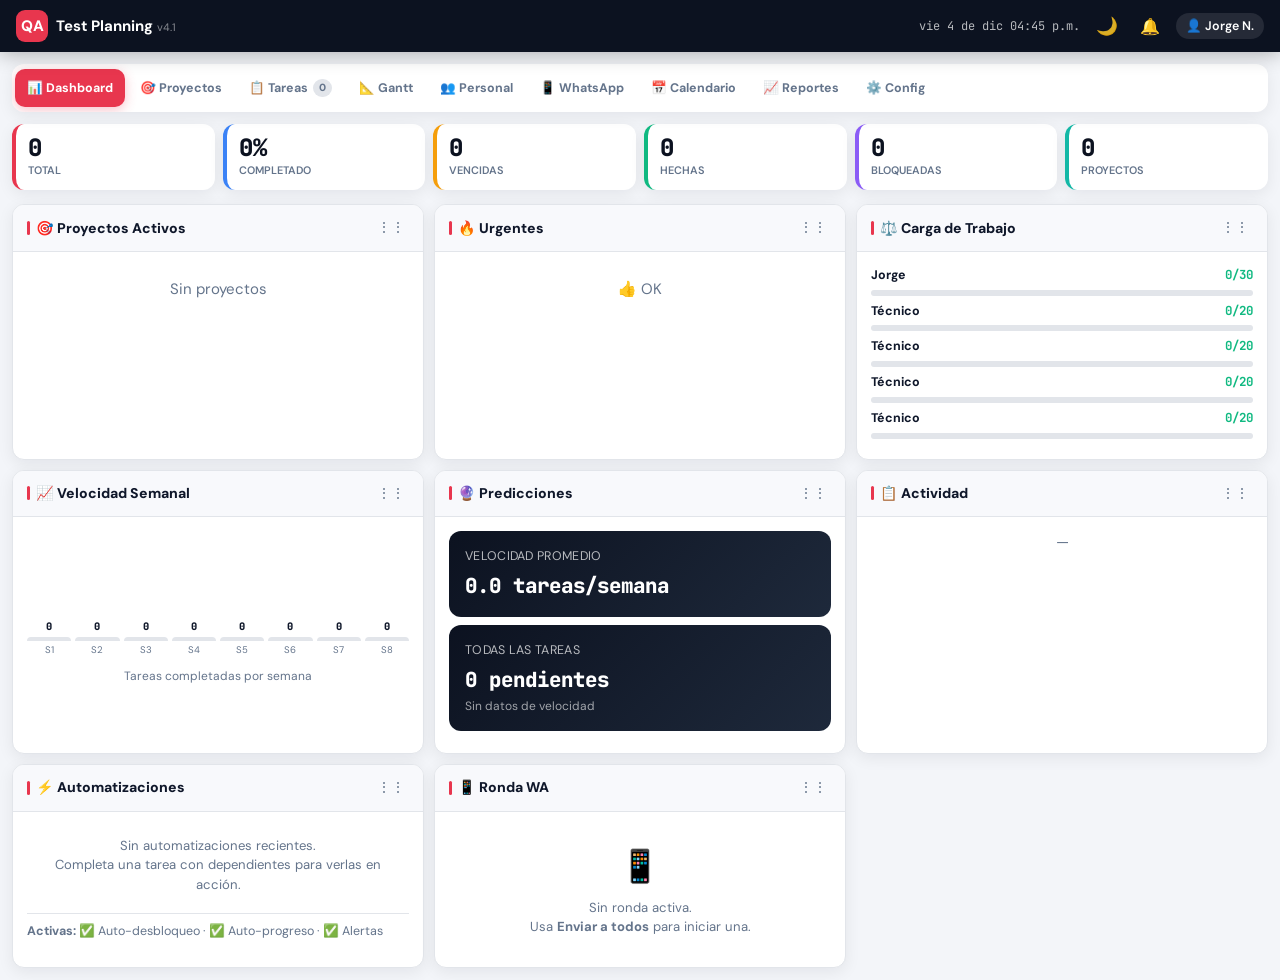
<file: index.html>
<!DOCTYPE html>
<html lang="es">
<head>
    <meta charset="UTF-8">
    <meta name="viewport" content="width=device-width, initial-scale=1.0, viewport-fit=cover">
    <meta name="theme-color" content="#0c1220">
    <meta name="mobile-web-app-capable" content="yes">
    <meta name="apple-mobile-web-app-capable" content="yes">
    <meta name="apple-mobile-web-app-status-bar-style" content="black-translucent">
    <meta name="apple-mobile-web-app-title" content="QA Planner">
    <title>QA Test Planning v4.1</title>
    <link href="https://fonts.googleapis.com/css2?family=DM+Sans:wght@400;500;600;700;800&family=JetBrains+Mono:wght@400;600&display=swap" rel="stylesheet">
    <style>
/* ============================================================
   STYLES.CSS — QA Test Planning v4.1
   ============================================================ */

:root{--dark:#0c1220;--accent:#e8364e;--accent-hover:#c82d42;--accent-light:rgba(232,54,78,0.08);--bg:#f3f5f9;--surface:#fff;--surface-alt:#f8f9fc;--text:#0f172a;--muted:#64748b;--border:#e2e5ea;--success:#10b981;--warning:#f59e0b;--danger:#ef4444;--info:#3b82f6;--purple:#8b5cf6;--teal:#14b8a6;--radius:12px;--shadow:0 4px 16px rgba(12,18,32,0.07);--shadow-lg:0 12px 40px rgba(12,18,32,0.12)}
*{margin:0;padding:0;box-sizing:border-box}body{font-family:'DM Sans',sans-serif;background:var(--bg);color:var(--text);font-size:15px;line-height:1.5;overflow-x:hidden;-webkit-tap-highlight-color:transparent}
.topbar{background:var(--dark);color:#fff;padding:10px 16px;display:flex;justify-content:space-between;align-items:center;position:sticky;top:0;z-index:2000;box-shadow:0 2px 20px rgba(0,0,0,0.3)}
.topbar-brand{display:flex;align-items:center;gap:8px}.topbar-brand .logo{width:32px;height:32px;background:var(--accent);border-radius:9px;display:flex;align-items:center;justify-content:center;font-weight:800;font-size:0.95rem}
.topbar-right{display:flex;align-items:center;gap:10px;font-size:0.8rem}
.clock{font-family:'JetBrains Mono',monospace;opacity:0.7;font-size:0.75rem}
.user-badge{background:rgba(255,255,255,0.1);padding:4px 10px;border-radius:20px;font-weight:600;font-size:0.78rem}
.notif-btn{background:none;border:none;color:#fff;font-size:1rem;cursor:pointer;position:relative;padding:4px 6px}
.notif-btn .notif-count{position:absolute;top:-3px;right:-2px;background:var(--accent);color:#fff;font-size:0.58rem;font-weight:800;padding:1px 4px;border-radius:10px}
.container{max-width:1400px;margin:12px auto;padding:0 12px}
.tabs{display:flex;gap:3px;margin-bottom:12px;overflow-x:auto;padding:5px 3px;background:var(--surface);border-radius:12px;box-shadow:var(--shadow);position:sticky;top:52px;z-index:1500;scrollbar-width:none;-webkit-overflow-scrolling:touch}.tabs::-webkit-scrollbar{display:none}
.tab{padding:8px 12px;background:transparent;cursor:pointer;border-radius:10px;font-weight:700;font-size:0.78rem;white-space:nowrap;transition:all 0.2s;color:var(--muted);display:flex;align-items:center;gap:5px;min-height:38px;user-select:none}
.tab:hover{background:var(--accent-light);color:var(--accent)}.tab.active{background:var(--accent);color:#fff;box-shadow:0 3px 12px rgba(232,54,78,0.3)}
.tab .badge{background:rgba(255,255,255,0.25);padding:1px 6px;border-radius:10px;font-size:0.65rem;font-weight:800}.tab:not(.active) .badge{background:var(--border);color:var(--muted)}
.tab-panel{display:none;animation:fadeIn 0.25s ease}.tab-panel.active{display:block}
@keyframes fadeIn{from{opacity:0;transform:translateY(5px)}to{opacity:1;transform:translateY(0)}}

/* CARDS */
.card{background:var(--surface);border:1px solid var(--border);border-radius:var(--radius);padding:16px;margin-bottom:12px;box-shadow:var(--shadow)}
.card-title{font-weight:800;font-size:0.92rem;margin-bottom:12px;color:var(--dark);display:flex;align-items:center;gap:8px}.card-title::before{content:'';width:4px;height:16px;background:var(--accent);border-radius:2px}
.form-grid{display:grid;grid-template-columns:repeat(auto-fit,minmax(200px,1fr));gap:10px}
.form-group{display:flex;flex-direction:column;gap:3px}.form-group.full{grid-column:1/-1}
label{font-size:0.75rem;font-weight:600;color:var(--muted);text-transform:uppercase;letter-spacing:0.3px}
input,select,textarea{padding:8px 10px;border:1.5px solid var(--border);border-radius:10px;font-size:0.88rem;font-family:inherit;background:var(--surface);transition:all 0.2s;min-height:40px}
input:focus,select:focus,textarea:focus{outline:none;border-color:var(--accent);box-shadow:0 0 0 3px rgba(232,54,78,0.1)}
textarea{min-height:65px;resize:vertical}
.btn{border:none;padding:8px 16px;border-radius:10px;cursor:pointer;font-weight:700;font-size:0.82rem;font-family:inherit;transition:all 0.2s;display:inline-flex;align-items:center;gap:5px;min-height:40px;-webkit-tap-highlight-color:transparent}
.btn-primary{background:var(--accent);color:#fff}.btn-primary:hover{background:var(--accent-hover)}
.btn-secondary{background:var(--surface-alt);color:var(--text);border:1.5px solid var(--border)}.btn-secondary:hover{border-color:var(--accent);color:var(--accent)}
.btn-success{background:var(--success);color:#fff}.btn-danger{background:var(--danger);color:#fff}.btn-wa{background:#25d366;color:#fff}
.btn-sm{padding:4px 9px;font-size:0.75rem;min-height:30px;border-radius:7px}.btn-block{width:100%;justify-content:center}.btn-group{display:flex;gap:5px;flex-wrap:wrap}

/* STATS */
.stats-row{display:grid;grid-template-columns:repeat(auto-fit,minmax(140px,1fr));gap:8px;margin-bottom:14px}
.stat-card{background:var(--surface);border-radius:var(--radius);padding:12px;box-shadow:var(--shadow);border-left:4px solid var(--accent)}.stat-card:hover{transform:translateY(-1px)}
.stat-card .stat-value{font-size:1.5rem;font-weight:800;line-height:1;color:var(--dark);font-family:'JetBrains Mono',monospace}
.stat-card .stat-label{font-size:0.68rem;color:var(--muted);font-weight:600;margin-top:2px;text-transform:uppercase}
.stat-card:nth-child(2){border-left-color:var(--info)}.stat-card:nth-child(3){border-left-color:var(--warning)}.stat-card:nth-child(4){border-left-color:var(--success)}.stat-card:nth-child(5){border-left-color:var(--purple)}.stat-card:nth-child(6){border-left-color:var(--teal)}

/* BADGES */
.status{display:inline-flex;align-items:center;padding:2px 8px;border-radius:20px;font-size:0.7rem;font-weight:700}
.status-pending{background:#fef3c7;color:#92400e}.status-progress{background:#dbeafe;color:#1e40af}.status-review{background:#ede9fe;color:#5b21b6}.status-done{background:#d1fae5;color:#065f46}.status-blocked{background:#fee2e2;color:#991b1b}
.urgency-tag{display:inline-flex;padding:2px 6px;border-radius:6px;font-size:0.66rem;font-weight:700}
.urg-fire{background:#fef2f2;color:#dc2626;border:1px solid #fca5a5}.urg-hot{background:#fff7ed;color:#ea580c;border:1px solid #fdba74}.urg-warm{background:#fefce8;color:#ca8a04;border:1px solid #fde047}.urg-cool{background:#f0fdf4;color:#16a34a;border:1px solid #86efac}
.cdot{width:7px;height:7px;border-radius:50%;background:var(--border);display:inline-block}.cdot.filled{background:var(--accent)}
.score-pill{display:inline-flex;padding:2px 6px;border-radius:6px;font-size:0.68rem;font-weight:800;font-family:'JetBrains Mono',monospace}
.score-high{background:#fef2f2;color:#dc2626}.score-med{background:#fefce8;color:#ca8a04}.score-low{background:#f0fdf4;color:#16a34a}
.recur-badge{display:inline-flex;padding:2px 5px;border-radius:4px;font-size:0.62rem;font-weight:700;background:#dbeafe;color:#1e40af}
.project-tag{font-size:0.64rem;padding:2px 5px;border-radius:4px;font-weight:600}
.group-badge{display:inline-flex;padding:2px 7px;border-radius:6px;font-size:0.66rem;font-weight:700;margin:1px}

/* KANBAN */
.kanban-board{display:grid;grid-template-columns:repeat(5,1fr);gap:8px;min-height:300px}
.kanban-column{background:var(--surface-alt);border-radius:var(--radius);padding:8px;min-height:250px}
.kanban-header{font-weight:800;font-size:0.78rem;padding:6px 8px;border-radius:8px;margin-bottom:8px;display:flex;justify-content:space-between;align-items:center}
.kanban-header .count{background:rgba(0,0,0,0.1);padding:1px 6px;border-radius:10px;font-size:0.65rem}
.kh-pending{background:#fef3c7;color:#92400e}.kh-progress{background:#dbeafe;color:#1e40af}.kh-review{background:#ede9fe;color:#5b21b6}.kh-done{background:#d1fae5;color:#065f46}.kh-blocked{background:#fee2e2;color:#991b1b}
.kanban-cards{display:flex;flex-direction:column;gap:6px}
.kanban-card{background:var(--surface);border:1.5px solid var(--border);border-radius:10px;padding:9px;cursor:pointer;transition:all 0.15s;position:relative}
.kanban-card:hover{border-color:var(--accent);box-shadow:var(--shadow)}
.kanban-card.blocked-card{opacity:0.5;border-style:dashed;border-color:var(--danger)}
.kc-title{font-weight:700;font-size:0.82rem;margin-bottom:3px}
.kc-meta{display:flex;justify-content:space-between;align-items:center;font-size:0.7rem;color:var(--muted)}
.avatar{width:20px;height:20px;border-radius:50%;display:flex;align-items:center;justify-content:center;font-size:0.58rem;font-weight:800;color:#fff}
.kc-priority-bar{position:absolute;top:0;left:0;right:0;height:3px;border-radius:10px 10px 0 0}
.kc-bar-critical{background:var(--danger)}.kc-bar-high{background:#f97316}.kc-bar-medium{background:var(--warning)}.kc-bar-low{background:var(--success)}
.subtask-bar{height:3px;background:var(--border);border-radius:2px;margin-top:3px;overflow:hidden}.subtask-fill{height:100%;background:var(--success);border-radius:2px}
.dep-lock{font-size:0.65rem;color:var(--danger);margin-top:2px}

/* TABLE */
.data-table{width:100%;border-collapse:separate;border-spacing:0;font-size:0.8rem}
.data-table thead th{background:var(--dark);color:#fff;padding:8px;text-align:left;font-size:0.7rem;font-weight:700;text-transform:uppercase;white-space:nowrap}
.data-table thead th:first-child{border-radius:10px 0 0 0}.data-table thead th:last-child{border-radius:0 10px 0 0}
.data-table tbody td{padding:8px;border-bottom:1px solid var(--border)}.data-table tbody tr:hover{background:var(--accent-light)}
.table-wrap{overflow-x:auto;border-radius:var(--radius)}

/* TEAM */
.team-grid{display:grid;grid-template-columns:repeat(auto-fill,minmax(250px,1fr));gap:10px}
.team-card{background:var(--surface);border-radius:var(--radius);padding:14px;box-shadow:var(--shadow);border-top:4px solid var(--accent)}.team-card:hover{transform:translateY(-2px)}
.team-avatar{width:46px;height:46px;border-radius:50%;display:flex;align-items:center;justify-content:center;font-size:1.1rem;font-weight:800;color:#fff;margin:0 auto 6px}
.tc-name{font-weight:800;font-size:0.92rem;text-align:center}.tc-role{font-size:0.75rem;color:var(--muted);margin-bottom:6px;text-align:center}
.tc-stats{display:grid;grid-template-columns:repeat(3,1fr);gap:3px;margin-top:6px;padding-top:6px;border-top:1px solid var(--border);text-align:center}
.tc-stat-value{font-family:'JetBrains Mono',monospace;font-weight:800;font-size:0.9rem}.tc-stat-label{font-size:0.6rem;color:var(--muted);text-transform:uppercase}
.workload-bar{height:6px;background:var(--border);border-radius:3px;margin-top:5px;overflow:hidden}.workload-fill{height:100%;border-radius:3px}.wl-ok{background:var(--success)}.wl-warn{background:var(--warning)}.wl-danger{background:var(--danger)}

/* GANTT */
.gantt-container{overflow-x:auto;background:var(--surface);border:1px solid var(--border);border-radius:var(--radius)}
.gantt-table{border-collapse:collapse;min-width:100%}.gantt-table th,.gantt-table td{border:1px solid var(--border);padding:0;font-size:0.73rem}
.gantt-table thead th{background:var(--dark);color:#fff;padding:4px 6px;font-weight:700;text-align:center;position:sticky;top:0;z-index:10}
.gantt-task-name{padding:6px 8px;font-weight:600;white-space:nowrap;position:sticky;left:0;background:var(--surface);z-index:5;min-width:180px;border-right:2px solid var(--border)}
.gantt-cell{height:32px;position:relative;min-width:32px}
.gantt-bar{position:absolute;top:4px;height:22px;border-radius:6px;display:flex;align-items:center;justify-content:center;font-size:0.62rem;font-weight:700;color:#fff;cursor:pointer;z-index:2;padding:0 3px;white-space:nowrap;overflow:hidden}

/* CALENDAR */
.calendar-grid{display:grid;grid-template-columns:repeat(7,1fr);gap:2px}
.cal-header{padding:6px;font-weight:800;text-align:center;font-size:0.7rem;color:var(--muted);text-transform:uppercase}
.cal-day{background:var(--surface);border:1.5px solid var(--border);border-radius:6px;padding:4px;min-height:65px}.cal-day:hover{border-color:var(--accent)}.cal-day.today{border-color:var(--accent);background:var(--accent-light)}.cal-day.other-month{opacity:0.25}
.day-num{font-weight:700;font-size:0.78rem;margin-bottom:1px}
.cal-task{font-size:0.6rem;padding:1px 3px;border-radius:3px;margin-bottom:1px;font-weight:600;white-space:nowrap;overflow:hidden;text-overflow:ellipsis}

/* MODAL */
.modal-overlay{position:fixed;top:0;left:0;width:100%;height:100%;background:rgba(12,18,32,0.6);backdrop-filter:blur(3px);display:none;align-items:center;justify-content:center;z-index:5000}.modal-overlay.show{display:flex}
.modal{background:var(--surface);border-radius:14px;width:95%;max-width:700px;max-height:90vh;overflow-y:auto;box-shadow:var(--shadow-lg);animation:modalIn 0.2s ease}
@keyframes modalIn{from{opacity:0;transform:scale(0.96)}to{opacity:1;transform:scale(1)}}
.modal-header{padding:14px 18px;border-bottom:1px solid var(--border);display:flex;justify-content:space-between;align-items:center}.modal-header h3{font-weight:800;font-size:0.95rem}
.modal-close{background:none;border:none;font-size:1.2rem;cursor:pointer;color:var(--muted)}
.modal-body{padding:18px}.modal-footer{padding:10px 18px;border-top:1px solid var(--border);display:flex;justify-content:flex-end;gap:6px}
.toolbar{display:flex;gap:6px;margin-bottom:10px;flex-wrap:wrap;align-items:center}
.search-box{flex:1;min-width:140px;position:relative}.search-box input{width:100%;padding-left:32px}.search-box::before{content:'🔍';position:absolute;left:8px;top:50%;transform:translateY(-50%);font-size:0.8rem}
.filter-chip{padding:5px 10px;border-radius:20px;border:1.5px solid var(--border);background:var(--surface);font-size:0.75rem;font-weight:600;cursor:pointer;font-family:inherit}.filter-chip:hover,.filter-chip.active{border-color:var(--accent);color:var(--accent);background:var(--accent-light)}
.bar-chart{display:flex;flex-direction:column;gap:6px}.bar-row{display:flex;align-items:center;gap:7px}.bar-label{width:80px;font-size:0.75rem;font-weight:600;text-align:right;color:var(--muted);white-space:nowrap;overflow:hidden;text-overflow:ellipsis}
.bar-track{flex:1;height:22px;background:var(--surface-alt);border-radius:11px;overflow:hidden}.bar-fill{height:100%;border-radius:11px;display:flex;align-items:center;padding-left:7px;font-size:0.68rem;font-weight:700;color:#fff;transition:width 0.5s}
.bar-value{width:32px;font-family:'JetBrains Mono',monospace;font-weight:700;font-size:0.78rem}
.view-toggle{display:flex;gap:2px;background:var(--surface-alt);border-radius:10px;padding:2px}
.vt-btn{padding:5px 10px;border:none;background:transparent;border-radius:8px;cursor:pointer;font-weight:700;font-size:0.75rem;font-family:inherit;color:var(--muted)}.vt-btn.active{background:var(--surface);color:var(--text);box-shadow:0 1px 4px rgba(0,0,0,0.08)}
.toast-container{position:fixed;top:65px;right:12px;z-index:6000;display:flex;flex-direction:column;gap:5px}
.toast{padding:10px 14px;border-radius:10px;font-weight:600;font-size:0.8rem;box-shadow:var(--shadow-lg);animation:slideIn 0.3s ease}.toast-success{background:#065f46;color:#fff}.toast-error{background:#991b1b;color:#fff}.toast-info{background:#1e40af;color:#fff}
@keyframes slideIn{from{opacity:0;transform:translateX(30px)}to{opacity:1;transform:translateX(0)}}

/* DRAGGABLE DASHBOARD WIDGETS */
.dash-grid{display:grid;grid-template-columns:repeat(auto-fill,minmax(320px,1fr));gap:10px;min-height:200px}
.dash-widget{background:var(--surface);border:1px solid var(--border);border-radius:var(--radius);box-shadow:var(--shadow);overflow:hidden;transition:box-shadow 0.2s}
.dash-widget.dragging{opacity:0.6;box-shadow:var(--shadow-lg);transform:scale(0.98)}
.dash-widget .widget-header{padding:10px 14px;display:flex;justify-content:space-between;align-items:center;cursor:grab;background:var(--surface-alt);border-bottom:1px solid var(--border);touch-action:none;user-select:none}
.dash-widget .widget-header:active{cursor:grabbing}
.widget-header .wh-title{font-weight:800;font-size:0.88rem;display:flex;align-items:center;gap:6px}
.widget-header .wh-title::before{content:'';width:3px;height:14px;background:var(--accent);border-radius:2px}
.widget-header .drag-handle{color:var(--muted);font-size:0.9rem;cursor:grab;padding:2px 4px}
.dash-widget .widget-body{padding:14px;max-height:350px;overflow-y:auto}
.dash-placeholder{border:2px dashed var(--accent);border-radius:var(--radius);background:var(--accent-light);min-height:100px}

/* VELOCITY CHART */
.velocity-chart{display:flex;align-items:flex-end;gap:4px;height:120px;padding:10px 0}
.vel-bar{flex:1;background:var(--info);border-radius:6px 6px 0 0;min-width:20px;position:relative;transition:height 0.4s}
.vel-bar:hover{opacity:0.85}
.vel-bar .vel-val{position:absolute;top:-18px;left:50%;transform:translateX(-50%);font-size:0.65rem;font-weight:800;font-family:'JetBrains Mono',monospace;white-space:nowrap}
.vel-bar .vel-lbl{position:absolute;bottom:-16px;left:50%;transform:translateX(-50%);font-size:0.6rem;color:var(--muted);white-space:nowrap}

/* PREDICTION */
.prediction-card{background:linear-gradient(135deg,var(--dark),#1e293b);color:#fff;border-radius:var(--radius);padding:16px}
.prediction-card .pred-title{font-size:0.78rem;opacity:0.7;text-transform:uppercase;letter-spacing:0.3px;margin-bottom:4px}
.prediction-card .pred-value{font-size:1.3rem;font-weight:800;font-family:'JetBrains Mono',monospace}
.prediction-card .pred-sub{font-size:0.75rem;opacity:0.6;margin-top:2px}

/* AUTOMATION LOG */
.auto-log{font-size:0.8rem}.auto-log-item{padding:6px 0;border-bottom:1px solid var(--border);display:flex;align-items:center;gap:8px}
.auto-log-item .auto-icon{width:28px;height:28px;border-radius:8px;display:flex;align-items:center;justify-content:center;font-size:0.85rem}

.project-grid{display:grid;grid-template-columns:repeat(auto-fill,minmax(270px,1fr));gap:10px}
.project-card{background:var(--surface);border-radius:var(--radius);padding:14px;box-shadow:var(--shadow);border-left:5px solid var(--info);cursor:pointer;transition:all 0.2s}.project-card:hover{transform:translateY(-2px)}
.pc-title{font-weight:800;font-size:0.95rem;margin-bottom:3px}.pc-desc{font-size:0.78rem;color:var(--muted);margin-bottom:8px;display:-webkit-box;-webkit-line-clamp:2;-webkit-box-orient:vertical;overflow:hidden}
.project-progress{height:6px;background:var(--border);border-radius:3px;overflow:hidden;margin-top:5px}.project-progress-fill{height:100%;border-radius:3px}
.pc-stats{display:flex;gap:12px;font-size:0.73rem;color:var(--muted)}.pc-stats strong{color:var(--text)}
.dep-chip{display:inline-flex;align-items:center;gap:3px;padding:2px 6px;background:var(--surface-alt);border:1px solid var(--border);border-radius:6px;font-size:0.68rem;font-weight:600;margin:1px}
.dep-chip .dep-status{width:6px;height:6px;border-radius:50%}.dep-met{background:var(--success)}.dep-unmet{background:var(--danger)}
.comment{padding:8px;border-left:3px solid var(--border);margin-bottom:6px;background:var(--surface-alt);border-radius:0 8px 8px 0}
.comment .c-author{font-weight:700;font-size:0.78rem}.comment .c-time{font-size:0.65rem;color:var(--muted);font-family:'JetBrains Mono',monospace}
.subtask-item{display:flex;align-items:center;gap:6px;padding:5px 7px;border-radius:7px;margin-bottom:3px}.subtask-item:hover{background:var(--surface-alt)}
.subtask-item input[type=checkbox]{width:16px;height:16px;accent-color:var(--accent)}.st-text{font-size:0.85rem;flex:1}.st-text.done{text-decoration:line-through;color:var(--muted)}
.notif-panel{position:fixed;top:52px;right:8px;width:320px;max-height:65vh;background:var(--surface);border-radius:var(--radius);box-shadow:var(--shadow-lg);z-index:5500;display:none;overflow-y:auto}.notif-panel.show{display:block}
.notif-item{padding:10px 12px;border-bottom:1px solid var(--border);font-size:0.8rem;cursor:pointer}.notif-item:hover{background:var(--accent-light)}.notif-item.unread{border-left:3px solid var(--accent)}
.wa-preview{background:#e5f6e0;border:2px solid #25d366;border-radius:10px;padding:14px;font-size:0.85rem;white-space:pre-wrap;max-height:300px;overflow-y:auto;margin:8px 0}
.parsed-result{background:var(--surface-alt);border:1px solid var(--border);border-radius:8px;padding:8px;margin:3px 0;display:flex;align-items:center;gap:6px}
.note-card{background:#fffbeb;border:1px solid #fde68a;border-radius:10px;padding:10px;margin-bottom:5px}

@media(max-width:1200px){.kanban-board{grid-template-columns:repeat(3,1fr)}}
@media(max-width:1024px){.kanban-board{grid-template-columns:1fr 1fr 1fr}.dash-grid{grid-template-columns:1fr}.wa-layout{grid-template-columns:1fr!important}}
@media(max-width:700px){
    body{font-size:14px}
    .kanban-board{grid-template-columns:1fr 1fr 1fr;gap:5px;overflow-x:auto}.stats-row{grid-template-columns:repeat(3,1fr);gap:5px}.form-grid{grid-template-columns:1fr}
    .notif-panel{width:94%;right:3%;top:48px}.dash-grid{grid-template-columns:1fr}
    .topbar{padding:8px 10px}.topbar-brand .logo{width:28px;height:28px;font-size:0.8rem}
    .container{padding:0 8px;margin:8px auto}
    .tabs{padding:4px 2px;gap:2px;position:sticky;top:44px}
    .tab{padding:7px 9px;font-size:0.72rem;min-height:34px;gap:3px}
    .toolbar{gap:4px}.btn{padding:7px 12px;font-size:0.78rem;min-height:36px}.btn-sm{padding:3px 7px;font-size:0.72rem;min-height:28px}
    .card{padding:12px;margin-bottom:8px}.card-title{font-size:0.88rem;margin-bottom:10px}
    .stat-card{padding:10px}.stat-card .stat-value{font-size:1.2rem}.stat-card .stat-label{font-size:0.62rem}
    .modal{width:98%;max-height:94vh;border-radius:12px}.modal-body{padding:14px}.modal-header{padding:12px 14px}.modal-footer{padding:8px 14px}
    .kanban-card{padding:8px}.kc-title{font-size:0.8rem}
    .team-grid{grid-template-columns:1fr 1fr;gap:6px}.team-card{padding:10px}.team-avatar{width:38px;height:38px;font-size:0.9rem;margin-bottom:4px}.tc-name{font-size:0.85rem}
    .project-grid{grid-template-columns:1fr}.gantt-task-name{min-width:130px;font-size:0.72rem}
    input,select,textarea{min-height:38px;font-size:0.85rem;padding:7px 9px}
    .wa-layout{grid-template-columns:1fr!important}
    .wa-preview{font-size:0.8rem;padding:10px;max-height:250px}
    .search-box{min-width:100px}
    select.mob-select{max-width:90px;font-size:0.72rem;padding:3px 4px}
    /* Touch-friendly: bigger hit areas */
    .filter-chip{padding:7px 11px;font-size:0.73rem;min-height:32px}
    .kanban-column{padding:6px;min-height:180px}.kanban-header{font-size:0.73rem;padding:5px 7px}
    /* Quick-reply buttons */
    .qr-btn{min-height:44px!important;font-size:0.9rem!important}
}
@media(max-width:420px){
    .kanban-board{grid-template-columns:1fr 1fr;overflow-x:auto}
    .stats-row{grid-template-columns:repeat(2,1fr)}
    .team-grid{grid-template-columns:1fr}
    .tabs{gap:1px}.tab{padding:6px 7px;font-size:0.68rem}
}

/* SAFE AREA & PWA */
.topbar{padding-top:calc(10px + env(safe-area-inset-top,0px));padding-left:calc(16px + env(safe-area-inset-left,0px));padding-right:calc(16px + env(safe-area-inset-right,0px));}
@media(max-width:700px){.topbar{padding-top:calc(8px + env(safe-area-inset-top,0px));}}

/* BOTTOM NAV — visible only on mobile */
.bottom-nav{display:none;position:fixed;bottom:0;left:0;right:0;background:var(--dark);z-index:2100;padding-bottom:env(safe-area-inset-bottom,0px);border-top:1px solid rgba(255,255,255,0.1);box-shadow:0 -4px 20px rgba(0,0,0,0.3);}
.bn-item{flex:1;display:flex;flex-direction:column;align-items:center;justify-content:center;padding:7px 4px 6px;border:none;background:none;color:rgba(255,255,255,0.45);font-size:0.58rem;font-weight:700;cursor:pointer;font-family:inherit;gap:2px;min-height:54px;-webkit-tap-highlight-color:transparent;transition:color 0.15s;}
.bn-item .bn-ic{font-size:1.25rem;line-height:1;}
.bn-item span{font-size:0.58rem;letter-spacing:0.2px;}
.bn-item.active{color:#fff;}
.bn-item.active .bn-dot{display:block;}
.bn-dot{display:none;width:4px;height:4px;border-radius:50%;background:var(--accent);margin:0 auto;margin-top:1px;}
.bn-item.has-badge{position:relative;}
.bn-badge{position:absolute;top:5px;right:calc(50% - 12px);background:var(--accent);color:#fff;font-size:0.5rem;font-weight:800;min-width:14px;height:14px;border-radius:7px;display:flex;align-items:center;justify-content:center;padding:0 2px;}

/* COLOR SWATCH selected state */
.cp-swatch.sel{outline:3px solid var(--dark);outline-offset:1px;}

@media(max-width:700px){
    .bottom-nav{display:flex;}
    .container{padding-bottom:calc(70px + env(safe-area-inset-bottom,0px));}
    /* Hide top tabs on mobile - use bottom nav instead */
    .tabs{top:calc(env(safe-area-inset-top,0px) + 44px);}
}
@media(max-width:420px){
    .kanban-board{grid-template-columns:1fr 1fr}
    .stats-row{grid-template-columns:repeat(2,1fr)}
}

/* EMPTY STATES */
.empty-state{display:flex;flex-direction:column;align-items:center;padding:28px 16px;color:var(--muted);text-align:center}
.empty-state .es-icon{font-size:2.2rem;margin-bottom:8px;opacity:0.55}
.empty-state .es-title{font-weight:700;font-size:0.92rem;margin-bottom:4px;color:var(--text)}
.empty-state .es-desc{font-size:0.8rem;margin-bottom:12px}

/* KANBAN CARD QUICK-ACTIONS */
.kc-actions{display:flex;gap:3px;margin-top:5px;opacity:0;transition:opacity 0.15s}
.kanban-card:hover .kc-actions{opacity:1}
@media(max-width:700px){.kc-actions{opacity:1}}
.kc-act-btn{flex:1;padding:3px 5px;border:1px solid var(--border);border-radius:6px;background:var(--surface-alt);font-size:0.68rem;cursor:pointer;white-space:nowrap;text-align:center;font-family:inherit;line-height:1.4;transition:all 0.15s}
.kc-act-btn:hover{background:var(--accent-light);border-color:var(--accent);color:var(--accent)}
.kc-act-del{flex:0 0 auto;color:var(--danger) !important;border-color:var(--border)}
.kc-act-del:hover{background:#fef2f2 !important;border-color:var(--danger) !important}

/* MOBILE TASK CARDS (list view on small screens) */
.mobile-task-card{display:flex;align-items:center;gap:8px;background:var(--surface);border:1px solid var(--border);border-radius:10px;padding:10px 10px 10px 0;margin-bottom:6px;position:relative;cursor:pointer;animation:cardIn 0.2s ease both}
.mobile-task-card:active{background:var(--surface-alt)}

/* ANIMATIONS */
@keyframes cardIn{from{opacity:0;transform:translateY(6px)}to{opacity:1;transform:none}}
@keyframes taskDone{0%{transform:scale(1)}40%{transform:scale(1.05);box-shadow:0 0 0 5px rgba(16,185,129,0.25)}85%{transform:scale(1);box-shadow:none}100%{opacity:0.6}}
.card-completing{animation:taskDone 0.5s ease forwards !important;pointer-events:none}

</style>
</head>
<body>

<!-- Toast container -->
<div class="toast-container" id="toasts"></div>

<!-- Panel de notificaciones -->
<div class="notif-panel" id="notifPanel">
    <div style="padding:12px;border-bottom:1px solid var(--border);display:flex;justify-content:space-between;align-items:center;">
        <strong>🔔 Alertas</strong>
        <button class="btn btn-sm btn-secondary" onclick="clearNotifs()">Limpiar</button>
    </div>
    <div id="notifList"></div>
</div>

<!-- Topbar -->
<div class="topbar">
    <div class="topbar-brand">
        <div class="logo">QA</div>
        <div><strong>Test Planning</strong> <span style="font-size:0.68rem;opacity:0.5;">v4.1</span></div>
    </div>
    <div class="topbar-right">
        <span class="clock" id="clock"></span>
        <button id="darkBtn" onclick="toggleDark()" title="Modo oscuro" style="background:none;border:none;color:#fff;font-size:1.1rem;cursor:pointer;padding:4px 6px;opacity:0.85;">🌙</button>
        <button class="notif-btn" onclick="toggleNotifPanel()">
            🔔<span class="notif-count" id="notifCount" style="display:none;">0</span>
        </button>
        <div class="user-badge">👤 Jorge N.</div>
    </div>
</div>

<div class="container">

    <!-- Tabs de navegación -->
    <div class="tabs">
        <div class="tab active" data-tab="dashboard">📊 Dashboard</div>
        <div class="tab" data-tab="projects">🎯 Proyectos</div>
        <div class="tab" data-tab="tasks">📋 Tareas <span class="badge" id="tasksBadge">0</span></div>
        <div class="tab" data-tab="gantt">📐 Gantt</div>
        <div class="tab" data-tab="team">👥 Personal</div>
        <div class="tab" data-tab="whatsapp">📱 WhatsApp</div>
        <div class="tab" data-tab="calendar">📅 Calendario</div>
        <div class="tab" data-tab="reports">📈 Reportes</div>
        <div class="tab" data-tab="settings">⚙️ Config</div>
    </div>

    <!-- ===== DASHBOARD ===== -->
    <div class="tab-panel active" id="panel-dashboard">
        <div class="stats-row" id="dashStats"></div>
        <div class="dash-grid" id="dashGrid"></div>
    </div>

    <!-- ===== PROYECTOS ===== -->
    <div class="tab-panel" id="panel-projects">
        <div class="toolbar">
            <div class="search-box">
                <input type="text" id="projectSearch" placeholder="Buscar..." oninput="renderProjectsD()">
            </div>
            <button class="btn btn-secondary" onclick="openTemplateModal()">📋</button>
            <button class="btn btn-primary"   onclick="openProjectModal()">＋ Proyecto</button>
        </div>
        <div class="project-grid" id="projectGrid"></div>
    </div>

    <!-- ===== TAREAS ===== -->
    <div class="tab-panel" id="panel-tasks">
        <div class="toolbar">
            <div class="search-box">
                <input type="text" id="taskSearch" placeholder="Buscar..." oninput="renderTasksD()">
            </div>
            <div class="view-toggle">
                <button class="vt-btn active" onclick="setView('kanban',this)">Kanban</button>
                <button class="vt-btn"        onclick="setView('list',this)">Lista</button>
            </div>
            <select id="filterProject" onchange="renderTasks()" style="min-height:36px;border-radius:10px;font-size:0.78rem;font-weight:600;padding:4px 7px;border:1.5px solid var(--border);"><option value="">Todos</option></select>
            <select id="filterGroup"   onchange="renderTasks()" style="min-height:36px;border-radius:10px;font-size:0.78rem;font-weight:600;padding:4px 7px;border:1.5px solid var(--border);"><option value="">Grupos</option></select>
            <select id="filterCat"     onchange="renderTasks()" style="min-height:36px;border-radius:10px;font-size:0.78rem;font-weight:600;padding:4px 7px;border:1.5px solid var(--border);"><option value="">Categoría</option></select>
            <div style="display:flex;gap:2px;">
                <button class="filter-chip active" onclick="filterTasks('all',this)">Todas</button>
                <button class="filter-chip"        onclick="filterTasks('blocked',this)">🔒</button>
                <button class="filter-chip"        onclick="filterTasks('overdue',this)">⚠️</button>
                <button class="filter-chip"        onclick="filterTasks('urgent',this)">🔥</button>
                <button class="filter-chip" id="btnMine" onclick="toggleMineFilter(this)" title="Solo mis tareas">👤 Yo</button>
            </div>
            <button class="btn btn-primary" onclick="openTaskModal()">＋</button>
            <button id="btnMultiSel" class="btn btn-secondary btn-sm" onclick="toggleMultiSelect()" title="Seleccionar múltiples tareas">☑ Sel</button>
        </div>
        <!-- Vista Kanban -->
        <div id="kanbanView">
            <div class="kanban-board" id="kanbanBoard"></div>
        </div>
        <!-- Vista Lista -->
        <div id="listView" style="display:none;">
            <div class="card">
                <div class="table-wrap">
                    <table class="data-table">
                        <thead>
                            <tr>
                                <th>Tarea</th><th>Proy</th><th>Estado</th><th>Urg</th>
                                <th>Cx</th><th>Score</th><th>Quien</th><th>Límite</th><th>Sub</th><th></th>
                            </tr>
                        </thead>
                        <tbody id="taskListBody"></tbody>
                    </table>
                </div>
            </div>
        </div>
    </div>

    <!-- ===== GANTT ===== -->
    <div class="tab-panel" id="panel-gantt">
        <div class="toolbar">
            <select id="ganttProject" onchange="renderGantt()" style="min-height:36px;border-radius:10px;font-size:0.78rem;font-weight:600;padding:4px;border:1.5px solid var(--border);"><option value="">Todos</option></select>
            <div style="display:flex;gap:2px;">
                <button class="filter-chip active" onclick="setGF('all',this)">Todas</button>
                <button class="filter-chip"        onclick="setGF('active',this)">Activas</button>
                <button class="filter-chip"        onclick="setGF('critical',this)">Críticas</button>
            </div>
            <div class="view-toggle">
                <button class="vt-btn active" onclick="setGZ('day',this)">Día</button>
                <button class="vt-btn"        onclick="setGZ('week',this)">Sem</button>
            </div>
        </div>
        <div class="card" style="padding:8px;">
            <div id="ganttChart"></div>
        </div>
    </div>

    <!-- ===== PERSONAL ===== -->
    <div class="tab-panel" id="panel-team">
        <div class="toolbar">
            <div class="search-box">
                <input type="text" id="teamSearch" placeholder="Buscar..." oninput="renderTeamD()">
            </div>
            <select id="filterTeamGroup" onchange="renderTeam()" style="min-height:36px;border-radius:10px;font-size:0.78rem;font-weight:600;padding:4px;border:1.5px solid var(--border);"><option value="">Grupos</option></select>
            <button class="btn btn-secondary" onclick="openGroupModal()">📂</button>
            <button class="btn btn-primary"   onclick="openMemberModal()">＋</button>
        </div>
        <div class="team-grid" id="teamGrid"></div>
    </div>

    <!-- ===== WHATSAPP ===== -->
    <div class="tab-panel" id="panel-whatsapp">

        <!-- Enviar Links -->
        <div class="card">
            <div class="card-title">📤 Enviar</div>
            <div id="waPhoneWarn" style="display:none;padding:8px 12px;background:#fef3c7;border:1px solid #fde047;border-radius:8px;font-size:0.8rem;color:#92400e;margin-bottom:10px;">
                ⚙️ Configura tu número en <strong>Configuración → WhatsApp</strong> para que los técnicos puedan responderte.
            </div>
            <div id="waMemberCards" style="display:grid;grid-template-columns:repeat(auto-fill,minmax(158px,1fr));gap:8px;margin-bottom:12px;"></div>
            <button id="waSendAllBtn" class="btn btn-wa" style="width:100%;" onclick="sendAllLinks()">🚀 Enviar link a todos</button>
        </div>

        <!-- Estado de Ronda (visible solo cuando hay ronda activa) -->
        <div class="card" id="waRoundSection" style="display:none;">
            <div class="card-title">📊 Estado de la Ronda</div>
            <div id="waRoundStatus"></div>
        </div>

        <!-- Respuestas -->
        <div class="card">
            <div class="card-title">📥 Respuestas</div>
            <div class="form-group">
                <label>De</label>
                <div style="display:flex;align-items:center;gap:8px;flex-wrap:wrap;">
                    <select id="waFrom" style="flex:1;min-width:120px;"><option value="">Selecciona...</option></select>
                    <span id="waFromDetect" style="display:none;font-size:0.75rem;font-weight:700;color:var(--accent);white-space:nowrap;"></span>
                </div>
            </div>
            <textarea id="waResp"
                placeholder="Pega la respuesta del técnico...&#10;&#10;Formatos detectados:&#10;• 1A  2B 70  3C no llegó herramienta&#10;• ✅ 🔄 60%  🚫 falta sensor&#10;• La 1 ya está, la 2 va al 70%"
                oninput="autoDetectSender(this.value)"
                style="width:100%;min-height:110px;margin-top:6px;"></textarea>
            <div style="display:flex;gap:4px;margin-top:6px;">
                <button class="btn btn-primary" style="flex:1;" onclick="parseWA()">🔍 Analizar y Aplicar</button>
                <button class="btn btn-secondary" onclick="document.getElementById('waResp').value='';document.getElementById('waResults').innerHTML='';document.getElementById('waFromDetect').style.display='none';">🗑️</button>
            </div>
            <div id="waResults" style="margin-top:8px;"></div>
        </div>
    </div>

    <!-- ===== CALENDARIO ===== -->
    <div class="tab-panel" id="panel-calendar">
        <div class="card">
            <div style="display:flex;justify-content:space-between;align-items:center;margin-bottom:10px;">
                <button class="btn btn-secondary btn-sm" onclick="chgMo(-1)">◀</button>
                <h3 id="calTitle" style="font-weight:800;font-size:1rem;"></h3>
                <button class="btn btn-secondary btn-sm" onclick="chgMo(1)">▶</button>
            </div>
            <div class="calendar-grid" id="calGrid"></div>
        </div>
    </div>

    <!-- ===== REPORTES ===== -->
    <div class="tab-panel" id="panel-reports">
        <div class="stats-row" id="rptStats"></div>
        <div style="display:grid;grid-template-columns:1fr 1fr;gap:10px;">
            <div class="card"><div class="card-title">🔗 Bloqueos Activos</div><div id="chBlockers"></div></div>
            <div class="card"><div class="card-title">📅 Carga Semanal</div><div id="chWeekly"></div></div>
        </div>
        <div style="display:grid;grid-template-columns:1fr 1fr;gap:10px;margin-top:10px;">
            <div class="card"><div class="card-title">Carga Ponderada</div><div class="bar-chart" id="chWL"></div></div>
            <div class="card"><div class="card-title">Por Prioridad</div><div class="bar-chart" id="chPri"></div></div>
        </div>
        <div style="display:grid;grid-template-columns:1fr 1fr;gap:10px;margin-top:10px;">
            <div class="card"><div class="card-title">Por Urgencia</div><div class="bar-chart" id="chUrg"></div></div>
            <div class="card"><div class="card-title">Proyectos</div><div class="bar-chart" id="chProj"></div></div>
        </div>
        <div class="card" style="margin-top:10px;">
            <div class="card-title">📈 Velocidad del Equipo</div>
            <div id="velocityChart"></div>
        </div>
    </div>

    <!-- ===== CONFIGURACIÓN ===== -->
    <div class="tab-panel" id="panel-settings">
        <div class="card">
            <div class="card-title">Respaldo</div>
            <div class="btn-group">
                <button class="btn btn-secondary" onclick="exportDB()">📥 Exportar</button>
                <button class="btn btn-secondary" onclick="document.getElementById('impF').click()">📤 Importar</button>
                <input type="file" id="impF" accept=".json" style="display:none" onchange="importDB(event)">
                <button class="btn btn-danger" onclick="if(confirm('¿Borrar TODO?')){localStorage.removeItem(DB_KEY);location.reload();}">🗑️</button>
            </div>
        </div>
        <div class="card">
            <div class="card-title">Categorías</div>
            <div id="catList"></div>
            <div style="display:flex;gap:5px;margin-top:6px;">
                <input type="text" id="newCat" placeholder="Nueva..." style="flex:1;">
                <button class="btn btn-primary btn-sm" onclick="addCat()">+</button>
            </div>
        </div>
        <div class="card">
            <div class="card-title">📋 Plantillas</div>
            <div id="tplList"></div>
        </div>
        <div class="card">
            <div class="card-title">⚡ Automatizaciones</div>
            <div style="display:flex;flex-direction:column;gap:6px;">
                <label style="display:flex;align-items:center;gap:6px;text-transform:none;cursor:pointer;font-size:0.85rem;">
                    <input type="checkbox" id="autoUnblock" onchange="saveAutoConfig()" style="min-height:auto;">
                    Al completar tarea → desbloquear dependientes automáticamente
                </label>
                <label style="display:flex;align-items:center;gap:6px;text-transform:none;cursor:pointer;font-size:0.85rem;">
                    <input type="checkbox" id="autoProgress" onchange="saveAutoConfig()" style="min-height:auto;">
                    Al desbloquear → mover a "En Progreso" automáticamente
                </label>
                <label style="display:flex;align-items:center;gap:6px;text-transform:none;cursor:pointer;font-size:0.85rem;">
                    <input type="checkbox" id="autoNotify" onchange="saveAutoConfig()" style="min-height:auto;">
                    Generar alertas de sobrecarga y vencimientos
                </label>
            </div>
        </div>
        <div class="card">
            <div class="card-title">Dashboard Layout</div>
            <p style="font-size:0.82rem;color:var(--muted);margin-bottom:8px;">Arrastra los widgets en el Dashboard para reorganizarlos. Tu layout se guarda automáticamente.</p>
            <button class="btn btn-secondary" onclick="resetDashLayout()">🔄 Restaurar Layout Original</button>
        </div>
        <div class="card">
            <div class="card-title">📱 WhatsApp</div>
            <p style="font-size:0.8rem;color:var(--muted);margin-bottom:8px;">Configura tu número para que los técnicos puedan responderte, y la URL base si la app está en línea.</p>
            <div class="form-group">
                <label>Tu número (con código de país)</label>
                <input type="text" id="cfgPhone" placeholder="521234567890" style="width:100%;">
            </div>
            <div class="form-group" style="margin-top:6px;">
                <label>URL base de la app <span style="font-size:0.7rem;color:var(--muted);">(donde está alojada, ej. GitHub Pages)</span></label>
                <input type="text" id="cfgBase" placeholder="https://mi-sitio.github.io/qatest/" style="width:100%;">
            </div>
            <button class="btn btn-primary btn-sm" onclick="saveConfig()" style="margin-top:8px;">Guardar configuración WA</button>
        </div>
        <div class="card">
            <div class="card-title">🗑️ Papelera</div>
            <p style="font-size:0.8rem;color:var(--muted);margin-bottom:8px;">Las tareas eliminadas se guardan 30 días. Puedes restaurarlas antes de que desaparezcan.</p>
            <div id="trashList"></div>
            <button class="btn btn-danger btn-sm" style="margin-top:8px;"
                    onclick="if(confirm('¿Vaciar papelera permanentemente? Esta acción no se puede deshacer.'))emptyTrash()">
                Vaciar papelera
            </button>
        </div>
        <div class="card">
            <div class="card-title">Notas</div>
            <textarea id="qNote" placeholder="Nota..." rows="2"></textarea>
            <button class="btn btn-primary btn-sm" style="margin-top:4px;" onclick="addNote()">📌</button>
            <div id="noteList" style="margin-top:6px;"></div>
        </div>
    </div>

</div><!-- /.container -->

<!-- ===== BULK TOOLBAR ===== -->
<div id="bulkToolbar" style="display:none;position:fixed;bottom:70px;left:50%;transform:translateX(-50%);
     z-index:300;background:var(--text);color:#fff;border-radius:14px;padding:10px 16px;
     align-items:center;gap:10px;box-shadow:0 8px 32px rgba(0,0,0,0.35);white-space:nowrap;">
    <span id="bulkCount" style="font-weight:700;font-size:0.88rem;min-width:80px;"></span>
    <button style="background:rgba(255,255,255,.18);border:none;border-radius:8px;padding:4px 12px;cursor:pointer;color:#fff;font-size:0.82rem;font-weight:600;"
            onclick="openBulkStatusPicker()">Estado</button>
    <button style="background:rgba(255,255,255,.18);border:none;border-radius:8px;padding:4px 12px;cursor:pointer;color:#fff;font-size:0.82rem;font-weight:600;"
            onclick="openBulkAssignPicker()">Asignar</button>
    <button style="background:rgba(239,68,68,.25);border:none;border-radius:8px;padding:4px 12px;cursor:pointer;color:#fca5a5;font-size:0.82rem;font-weight:600;"
            onclick="bulkDelete()">🗑 Eliminar</button>
    <button style="background:transparent;border:none;padding:4px 6px;cursor:pointer;color:#fff;font-size:1.1rem;line-height:1;"
            onclick="clearSelection()" title="Cancelar selección">✕</button>
</div>

<!-- ===== MODALES ===== -->

<!-- Modal Proyecto -->
<div class="modal-overlay" id="projectModal" onclick="if(event.target===this)closeModal('projectModal')">
    <div class="modal">
        <div class="modal-header">
            <h3 id="projMT">Nuevo Proyecto</h3>
            <button class="modal-close" onclick="closeModal('projectModal')">✕</button>
        </div>
        <div class="modal-body">
            <input type="hidden" id="eProjId">
            <div class="form-grid">
                <div class="form-group full"><label>Nombre</label><input type="text" id="projName"></div>
                <div class="form-group full"><label>Descripción / Meta</label><textarea id="projDesc"></textarea></div>
                <div class="form-group"><label>Inicio</label><input type="date" id="projStart"></div>
                <div class="form-group"><label>Límite</label><input type="date" id="projEnd"></div>
                <div class="form-group"><label>Color</label><div style="display:flex;gap:4px;flex-wrap:wrap;" id="projColors"></div></div>
                <div class="form-group">
                    <label>Estado</label>
                    <select id="projStatus">
                        <option value="active">Activo</option>
                        <option value="paused">Pausado</option>
                        <option value="done">Completado</option>
                    </select>
                </div>
            </div>
        </div>
        <div class="modal-footer">
            <button class="btn btn-secondary" onclick="closeModal('projectModal')">Cancelar</button>
            <button class="btn btn-success"   onclick="saveAsTpl()">📋</button>
            <button class="btn btn-primary"   onclick="saveProj()">💾</button>
        </div>
    </div>
</div>

<!-- Modal Tarea -->
<div class="modal-overlay" id="taskModal" onclick="if(event.target===this)closeModal('taskModal')">
    <div class="modal">
        <div class="modal-header">
            <h3 id="taskMT">Nueva Tarea</h3>
            <button class="modal-close" onclick="closeModal('taskModal')">✕</button>
        </div>
        <div class="modal-body">
            <input type="hidden" id="eTaskId">
            <div class="form-grid">
                <div class="form-group full"><label>Título</label><input type="text" id="tTitle"></div>
                <div class="form-group full"><label>Descripción</label><textarea id="tDesc"></textarea></div>
                <div class="form-group">
                    <label>Proyecto</label>
                    <select id="tProj"><option value="">—</option></select>
                </div>
                <div class="form-group">
                    <label>Estado</label>
                    <select id="tStatus">
                        <option value="pending">⏳ Pendiente</option>
                        <option value="progress">🔄 En Progreso</option>
                        <option value="review">👁️ Revisión</option>
                        <option value="done">✅ Completada</option>
                        <option value="blocked">🚫 Bloqueada</option>
                    </select>
                </div>
                <div class="form-group">
                    <label>Prioridad</label>
                    <select id="tPri">
                        <option value="low">🟢 Baja</option>
                        <option value="medium" selected>🟡 Media</option>
                        <option value="high">🟠 Alta</option>
                        <option value="critical">🔴 Crítica</option>
                    </select>
                </div>
                <div class="form-group">
                    <label>🔥 Urgencia</label>
                    <select id="tUrg">
                        <option value="1">1 Espera</option>
                        <option value="2" selected>2 Normal</option>
                        <option value="3">3 Urgente</option>
                        <option value="4">4 Inmediata</option>
                    </select>
                </div>
                <div class="form-group"><label>🧩 Complejidad</label><input type="number" id="tCx" min="1" max="8" value="3"></div>
                <div class="form-group"><label>Asignado</label><select id="tAssign"><option value="">—</option></select></div>
                <div class="form-group"><label>Categoría</label><select id="tCat"><option value="">—</option></select></div>
                <div class="form-group"><label>Inicio</label><input type="date" id="tStart"></div>
                <div class="form-group"><label>Límite</label><input type="date" id="tDue"></div>
                <div class="form-group"><label>Horas</label><input type="number" id="tEff" min="0" step="0.5" value="0"></div>
                <div class="form-group">
                    <label>🔄 Recurrencia</label>
                    <select id="tRecur">
                        <option value="">—</option>
                        <option value="daily">Diaria</option>
                        <option value="weekly">Semanal</option>
                        <option value="biweekly">Quincenal</option>
                        <option value="monthly">Mensual</option>
                    </select>
                </div>
                <div class="form-group full">
                    <label>🔗 Dependencias</label>
                    <div id="depSel" style="display:flex;flex-wrap:wrap;gap:2px;"></div>
                    <select id="addDep" onchange="addDepFn(this.value);this.value='';"><option value="">+ Dep...</option></select>
                </div>
                <div class="form-group full">
                    <label>📝 Subtareas</label>
                    <div id="stEdit"></div>
                    <div style="display:flex;gap:5px;margin-top:5px;">
                        <input type="text" id="newST" placeholder="Subtarea..." style="flex:1;" onkeydown="if(event.key==='Enter')addST()">
                        <button class="btn btn-sm btn-primary" onclick="addST()">+</button>
                    </div>
                </div>
            </div>
        </div>
        <div class="modal-footer">
            <button class="btn btn-secondary" onclick="closeModal('taskModal')">Cancelar</button>
            <button class="btn btn-primary"   onclick="saveTask()">💾</button>
        </div>
    </div>
</div>

<!-- Modal Miembro -->
<div class="modal-overlay" id="memberModal" onclick="if(event.target===this)closeModal('memberModal')">
    <div class="modal">
        <div class="modal-header">
            <h3 id="memMT">Agregar Miembro</h3>
            <button class="modal-close" onclick="closeModal('memberModal')">✕</button>
        </div>
        <div class="modal-body">
            <input type="hidden" id="eMemId">
            <div class="form-grid">
                <div class="form-group full"><label>Nombre</label><input type="text" id="mName"></div>
                <div class="form-group"><label>Puesto</label><input type="text" id="mRole"></div>
                <div class="form-group"><label>Depto</label><input type="text" id="mDept"></div>
                <div class="form-group"><label>Email</label><input type="email" id="mEmail"></div>
                <div class="form-group"><label>📱 WhatsApp</label><input type="tel" id="mPhone" placeholder="5212345678901"></div>
                <div class="form-group"><label>Capacidad pts</label><input type="number" id="mCap" min="1" value="20"></div>
                <div class="form-group full"><label>Grupos</label><div id="mGroups"></div></div>
            </div>
        </div>
        <div class="modal-footer">
            <button class="btn btn-secondary" onclick="closeModal('memberModal')">Cancelar</button>
            <button class="btn btn-primary"   onclick="saveMem()">💾</button>
        </div>
    </div>
</div>

<!-- Modal Grupos -->
<div class="modal-overlay" id="groupModal" onclick="if(event.target===this)closeModal('groupModal')">
    <div class="modal">
        <div class="modal-header">
            <h3>📂 Grupos</h3>
            <button class="modal-close" onclick="closeModal('groupModal')">✕</button>
        </div>
        <div class="modal-body">
            <div id="grpList"></div>
            <div style="display:flex;gap:5px;margin-top:8px;">
                <input type="text" id="newGrp" placeholder="Nombre...">
                <input type="color" id="grpCol" value="#3b82f6" style="width:45px;min-height:40px;padding:2px;border-radius:8px;">
                <button class="btn btn-primary" onclick="addGrp()">Crear</button>
            </div>
        </div>
    </div>
</div>

<!-- Modal Detalle de Tarea -->
<div class="modal-overlay" id="detailModal" onclick="if(event.target===this)closeModal('detailModal')">
    <div class="modal" style="max-width:750px;">
        <div class="modal-header">
            <h3>Detalle</h3>
            <button class="modal-close" onclick="closeModal('detailModal')">✕</button>
        </div>
        <div class="modal-body" id="detBody"></div>
        <div class="modal-footer" id="detFoot"></div>
    </div>
</div>

<!-- Modal Detalle de Proyecto -->
<div class="modal-overlay" id="projDetModal" onclick="if(event.target===this)closeModal('projDetModal')">
    <div class="modal" style="max-width:800px;">
        <div class="modal-header">
            <h3 id="pdT">Proyecto</h3>
            <button class="modal-close" onclick="closeModal('projDetModal')">✕</button>
        </div>
        <div class="modal-body" id="pdB"></div>
        <div class="modal-footer" id="pdF"></div>
    </div>
</div>

<!-- Modal Plantillas -->
<div class="modal-overlay" id="tplModal" onclick="if(event.target===this)closeModal('tplModal')">
    <div class="modal">
        <div class="modal-header">
            <h3>📋 Plantillas</h3>
            <button class="modal-close" onclick="closeModal('tplModal')">✕</button>
        </div>
        <div class="modal-body" id="tplBody"></div>
    </div>
</div>

<!-- Modal Acciones en Lote -->
<div class="modal-overlay" id="bulkModal" onclick="if(event.target===this)closeModal('bulkModal')">
    <div class="modal" style="max-width:320px;">
        <div class="modal-header">
            <h3>Acción en lote</h3>
            <button class="modal-close" onclick="closeModal('bulkModal')">✕</button>
        </div>
        <div class="modal-body" id="bulkBody"></div>
    </div>
</div>

<!-- ===== NAVEGACIÓN INFERIOR (mobile) ===== -->
<nav class="bottom-nav" id="bottomNav">
    <button class="bn-item active" data-tab="dashboard"><span class="bn-ic">📊</span><span>Dashboard</span><span class="bn-dot"></span></button>
    <button class="bn-item has-badge" data-tab="tasks"><span class="bn-ic">📋</span><span>Tareas</span><span class="bn-dot"></span><span class="bn-badge" id="bnBadge" style="display:none;">0</span></button>
    <button class="bn-item" data-tab="projects"><span class="bn-ic">🎯</span><span>Proyectos</span><span class="bn-dot"></span></button>
    <button class="bn-item" data-tab="team"><span class="bn-ic">👥</span><span>Personal</span><span class="bn-dot"></span></button>
    <button class="bn-item" data-tab="whatsapp"><span class="bn-ic">📱</span><span>WA</span><span class="bn-dot"></span></button>
</nav>

<!-- ===== MÓDULOS JS (orden de carga importa) ===== -->
<script>// db.js
// ============================================================
// DB.JS — Constantes, modelo de datos, funciones utilitarias
// ============================================================

const DB_KEY = 'jm_taskboard_v4';
const COLORS = ['#e8364e','#3b82f6','#10b981','#f59e0b','#8b5cf6','#ec4899','#14b8a6','#f97316','#6366f1','#84cc16'];

let db = JSON.parse(localStorage.getItem(DB_KEY)) || {
    tasks: [], members: [], projects: [], groups: [],
    categories: ['General','Emisiones','Mantenimiento','Calidad','Seguridad','Administrativo'],
    templates: [], notes: [], activity: [], notifications: [], weeklyLog: [],
    waLog: [], waRounds: [], trash: [],
    config: { phone: '', baseUrl: '', darkMode: false },
    dashLayout: null,
    autoConfig: { unblock: true, progress: true, notify: true }
};

// Compatibilidad con versiones anteriores: inicializar campos que puedan faltar
['projects','groups','templates','notifications','weeklyLog','notes','activity','waLog','waRounds','trash'].forEach(k => {
    if (!db[k]) db[k] = [];
});
if (!db.autoConfig) db.autoConfig = { unblock: true, progress: true, notify: true };
if (!db.categories) db.categories = ['General','Emisiones','Mantenimiento','Calidad','Seguridad','Administrativo'];
if (!db.config) db.config = { phone: '', baseUrl: '', darkMode: false };
if (db.config.darkMode === undefined) db.config.darkMode = false;

// Datos iniciales si la BD está vacía
if (!db.members.length) {
    db.groups = [
        { id: gid(), name: 'Emisiones Lab', color: '#3b82f6' },
        { id: gid(), name: 'Calidad', color: '#10b981' }
    ];
    const g1 = db.groups[0].id;
    db.members = [
        { id: gid(), name: 'Jorge Nuñez',  role: 'Líder de Laboratorio', dept: 'Emisiones', email: '', phone: '', color: '#e8364e', capacity: 30, groups: [g1], created: new Date().toISOString() },
        { id: gid(), name: 'Técnico 1',    role: 'Técnico', dept: 'Emisiones', email: '', phone: '', color: '#3b82f6', capacity: 20, groups: [g1], created: new Date().toISOString() },
        { id: gid(), name: 'Técnico 2',    role: 'Técnico', dept: 'Emisiones', email: '', phone: '', color: '#10b981', capacity: 20, groups: [g1], created: new Date().toISOString() },
        { id: gid(), name: 'Técnico 3',    role: 'Técnico', dept: 'Emisiones', email: '', phone: '', color: '#f59e0b', capacity: 20, groups: [g1], created: new Date().toISOString() },
        { id: gid(), name: 'Técnico 4',    role: 'Técnico', dept: 'Emisiones', email: '', phone: '', color: '#8b5cf6', capacity: 20, groups: [g1], created: new Date().toISOString() }
    ];
    saveDB();
}

// --- CORE ---

function gid() { return Date.now().toString(36) + Math.random().toString(36).substr(2, 9); }

function esc(s) {
    return s ? String(s)
        .replace(/&/g, '&amp;')
        .replace(/</g, '&lt;')
        .replace(/>/g, '&gt;')
        .replace(/"/g, '&quot;')
        .replace(/'/g, '&#39;') : '';
}

function parseDate(s) { return s ? new Date(s + 'T00:00:00') : null; }

function saveDB() { localStorage.setItem(DB_KEY, JSON.stringify(db)); }

/** Retorna una versión con retardo de la función fn */
function debounce(fn, ms) {
    let timer;
    return function(...args) {
        clearTimeout(timer);
        timer = setTimeout(() => fn.apply(this, args), ms);
    };
}

// --- ETIQUETAS ---

function sL(s) { return { pending:'Pendiente', progress:'En Progreso', review:'En Revisión', done:'Completada', blocked:'Bloqueada' }[s] || s; }
function pL(p) { return { critical:'Crítica', high:'Alta', medium:'Media', low:'Baja' }[p] || p; }
function pI(p) { return { critical:'🔴', high:'🟠', medium:'🟡', low:'🟢' }[p] || ''; }
function pW(p) { return { critical:4, high:3, medium:2, low:1 }[p] || 0; }
function uL(u) { return { 4:'🔥 Inmediata', 3:'🟠 Urgente', 2:'🟡 Normal', 1:'🟢 Espera' }[u] || 'Normal'; }
function uC(u) { return { 4:'urg-fire', 3:'urg-hot', 2:'urg-warm', 1:'urg-cool' }[u] || 'urg-warm'; }
function uI(u) { return { 4:'🔥', 3:'🟠', 2:'🟡', 1:'🟢' }[u] || '🟡'; }

// --- FORMATEO ---

function ini(n) {
    if (!n) return '??';
    return n.split(' ').filter(w => w).map(w => w[0] || '').join('').substring(0, 2).toUpperCase() || '?';
}
function fD(d) { return d ? new Date(d).toLocaleDateString('es-MX', { day:'numeric', month:'short', year:'numeric' }) : ''; }
function fS(d) { return d ? new Date(d).toLocaleDateString('es-MX', { day:'numeric', month:'short' }) : ''; }
function tA(iso) {
    const d = (new Date() - new Date(iso)) / 1000;
    if (d < 60) return 'Ahora';
    if (d < 3600) return `${Math.floor(d / 60)}m`;
    if (d < 86400) return `${Math.floor(d / 3600)}h`;
    return `${Math.floor(d / 86400)}d`;
}
function dBt(a, b) { return Math.round((new Date(b) - new Date(a)) / 864e5); }

// --- SCORING ---

function tS(t) { return (t.urgency || 2) * (t.complexity || 3) * pW(t.priority); }
function sCC(s) { return s >= 24 ? 'score-high' : s >= 12 ? 'score-med' : 'score-low'; }

// --- DEPENDENCIAS ---

function depsMet(t) {
    if (!t.deps || !t.deps.length) return true;
    return t.deps.every(d => { const x = db.tasks.find(z => z.id === d); return x && x.status === 'done'; });
}
function unmetDeps(t) {
    if (!t.deps) return [];
    return t.deps
        .filter(d => { const x = db.tasks.find(z => z.id === d); return !x || x.status !== 'done'; })
        .map(d => db.tasks.find(z => z.id === d))
        .filter(Boolean);
}

// --- CARGA DE TRABAJO ---

function mWL(mid) { return db.tasks.filter(t => t.assignee === mid && t.status !== 'done').reduce((s, t) => s + (t.complexity || 3), 0); }
function mWP(m)   { return Math.min(Math.round((mWL(m.id) / (m.capacity || 20)) * 100), 150); }
function stPct(t) {
    if (!t.subtasks || !t.subtasks.length) return -1;
    return Math.round(t.subtasks.filter(s => s.done).length / t.subtasks.length * 100);
}
</script>
<script>// ui.js
// ============================================================
// UI.JS — Utilidades de interfaz: toast, modal, tabs, reloj,
//         badges, filtros, log de actividad
// ============================================================

// --- NOTIFICACIONES TOAST ---

function toast(msg, type = 'success') {
    const el = document.createElement('div');
    el.className = `toast toast-${type}`;
    el.textContent = msg;
    document.getElementById('toasts').appendChild(el);
    setTimeout(() => el.remove(), 3000);
}

function toastUndo(msg, undoFn) {
    const el = document.createElement('div');
    el.className = 'toast toast-success';
    el.style.cssText = 'display:flex;align-items:center;gap:8px;';
    el.innerHTML = `<span style="flex:1;">${msg}</span>
        <button style="background:rgba(255,255,255,.25);border:none;border-radius:6px;
                       padding:2px 10px;cursor:pointer;color:#fff;font-weight:700;white-space:nowrap;">
            Deshacer
        </button>`;
    let done = false;
    el.querySelector('button').addEventListener('click', () => {
        if (!done) { done = true; undoFn(); }
        el.remove();
    });
    document.getElementById('toasts').appendChild(el);
    setTimeout(() => { if (el.parentNode) el.remove(); }, 5000);
}

// --- DARK MODE ---

function applyDark() {
    document.body.classList.toggle('dark', !!db.config.darkMode);
    const btn = document.getElementById('darkBtn');
    if (btn) btn.textContent = db.config.darkMode ? '☀️' : '🌙';
}

function toggleDark() {
    db.config.darkMode = !db.config.darkMode;
    saveDB();
    applyDark();
}

// --- MODALES ---

function openModal(id)  { document.getElementById(id).classList.add('show'); }
function closeModal(id) { document.getElementById(id).classList.remove('show'); }

// --- LOG DE ACTIVIDAD ---

function lg(action) {
    db.activity.unshift({ action, time: new Date().toISOString() });
    if (db.activity.length > 200) db.activity = db.activity.slice(0, 200);
    saveDB();
}

function lgT(action, taskId) {
    db.activity.unshift({ action, time: new Date().toISOString(), taskId });
    if (db.activity.length > 200) db.activity = db.activity.slice(0, 200);
    saveDB();
}

// --- RELOJ ---

function startClock() {
    const update = () => {
        const n = new Date();
        document.getElementById('clock').textContent =
            n.toLocaleDateString('es-MX', { weekday:'short', day:'numeric', month:'short' })
            + ' ' + n.toLocaleTimeString('es-MX', { hour:'2-digit', minute:'2-digit' });
    };
    update();
    setInterval(update, 60000);
}

// --- TABS ---

function initTabs() {
    document.querySelectorAll('.tab').forEach(t => {
        t.addEventListener('click', () => {
            document.querySelectorAll('.tab,.tab-panel').forEach(e => e.classList.remove('active'));
            t.classList.add('active');
            document.getElementById('panel-' + t.dataset.tab).classList.add('active');
            syncBottomNav(t.dataset.tab);
            refreshAll();
        });
    });
}

// --- RENDER PRINCIPAL ---

function refreshAll() {
    updateBadges();
    popFilters();
    const activeTab = document.querySelector('.tab.active');
    const panel = activeTab ? activeTab.dataset.tab : 'dashboard';
    syncBottomNav(panel);
    const renderMap = {
        dashboard: renderDash,
        projects:  renderProjects,
        tasks:     renderTasks,
        gantt:     renderGantt,
        team:      renderTeam,
        whatsapp:  renderWA,
        calendar:  renderCal,
        reports:   renderReports,
        settings:  renderSettings
    };
    if (renderMap[panel]) renderMap[panel]();
}

// --- BADGES ---

function updateBadges() {
    document.getElementById('tasksBadge').textContent = db.tasks.filter(t => t.status !== 'done').length;
    const nc = db.notifications.filter(n => !n.read).length;
    const el = document.getElementById('notifCount');
    el.textContent = nc;
    el.style.display = nc > 0 ? '' : 'none';
}

// --- FILTROS GLOBALES (selects de proyecto y grupo) ---

function popFilters() {
    const po = '<option value="">Todos</option>' +
        db.projects.map(p => `<option value="${p.id}">${esc(p.name)}</option>`).join('');
    ['filterProject','ganttProject'].forEach(id => {
        const el = document.getElementById(id);
        if (el) { const v = el.value; el.innerHTML = po; el.value = v; }
    });

    const go = '<option value="">Grupos</option>' +
        db.groups.map(g => `<option value="${g.id}">${esc(g.name)}</option>`).join('');
    ['filterGroup','filterTeamGroup'].forEach(id => {
        const el = document.getElementById(id);
        if (el) { const v = el.value; el.innerHTML = go; el.value = v; }
    });

    const co = '<option value="">Categoría</option>' +
        db.categories.map(c => `<option value="${c}">${esc(c)}</option>`).join('');
    const elC = document.getElementById('filterCat');
    if (elC) { const v = elC.value; elC.innerHTML = co; elC.value = v; }
}
</script>
<script>// automations.js
// ============================================================
// AUTOMATIONS.JS — Motor de automatizaciones, notificaciones,
//                  tareas recurrentes y velocidad semanal
// ============================================================

// --- CONFIGURACIÓN DE AUTOMATIZACIONES ---

function loadAutoConfig() {
    if (!db.autoConfig) return;
    document.getElementById('autoUnblock').checked = db.autoConfig.unblock !== false;
    document.getElementById('autoProgress').checked = db.autoConfig.progress !== false;
    document.getElementById('autoNotify').checked   = db.autoConfig.notify  !== false;
}

function saveAutoConfig() {
    db.autoConfig = {
        unblock:  document.getElementById('autoUnblock').checked,
        progress: document.getElementById('autoProgress').checked,
        notify:   document.getElementById('autoNotify').checked
    };
    saveDB();
    toast('⚡ Config guardada');
}

// --- MOTOR DE DESBLOQUEO AUTOMÁTICO ---

function runAutomations(completedTaskId) {
    if (!db.autoConfig.unblock) return;
    const unblockedTasks = [];

    db.tasks.forEach(t => {
        if (t.status === 'done' || !t.deps || !t.deps.includes(completedTaskId)) return;
        if (depsMet(t)) {
            unblockedTasks.push(t);
            if (db.autoConfig.progress && (t.status === 'blocked' || t.status === 'pending')) {
                const old = t.status;
                t.status = 'progress';
                lg(`⚡ Auto: "${t.title}" ${sL(old)}→En Progreso (desbloqueada)`);
                db.notifications.unshift({
                    id: gid(), key: 'auto_' + t.id + '_' + Date.now(),
                    type: 'auto',
                    msg: `⚡ "${t.title}" desbloqueada y movida a En Progreso`,
                    taskId: t.id, time: new Date().toISOString(), read: false
                });
            } else {
                db.notifications.unshift({
                    id: gid(), key: 'ub_' + t.id + '_' + Date.now(),
                    type: 'unblocked',
                    msg: `🔓 "${t.title}" desbloqueada`,
                    taskId: t.id, time: new Date().toISOString(), read: false
                });
            }
        }
    });

    if (unblockedTasks.length) {
        saveDB();
        toast(`⚡ ${unblockedTasks.length} tarea(s) desbloqueada(s)`);
    }
}

// --- REGISTRO SEMANAL DE VELOCIDAD ---

function logWeekly() {
    // Mantener solo las últimas 12 semanas
    if (db.weeklyLog.length > 12) db.weeklyLog = db.weeklyLog.slice(-12);
    saveDB();
}

function getWeekKey(d) {
    const jan1 = new Date(d.getFullYear(), 0, 1);
    const days  = Math.floor((d - jan1) / 864e5);
    const wn    = Math.ceil((days + jan1.getDay() + 1) / 7);
    return d.getFullYear() + '-W' + String(wn).padStart(2, '0');
}

function getVelocityData() {
    const weeks = [];
    const now   = new Date();
    for (let i = 7; i >= 0; i--) {
        const d  = new Date(now);
        d.setDate(d.getDate() - i * 7);
        const wk = getWeekKey(d);
        const wStart = new Date(d); wStart.setDate(wStart.getDate() - wStart.getDay());
        const wEnd   = new Date(wStart); wEnd.setDate(wEnd.getDate() + 6);
        const done   = db.tasks.filter(t =>
            t.completedAt && new Date(t.completedAt) >= wStart && new Date(t.completedAt) <= wEnd
        ).length;
        weeks.push({ week: wk, label: 'S' + (8 - i), done });
    }
    return weeks;
}

/** Genera el HTML del gráfico de velocidad (reutilizable en dashboard y reportes) */
function buildVelocityChart(data) {
    const max = Math.max(...data.map(d => d.done), 1);
    const bars = data.map(d => {
        const h = Math.max((d.done / max) * 100, 4);
        return `<div class="vel-bar" style="height:${h}%;background:${d.done > 0 ? 'var(--info)' : 'var(--border)'}">
            <span class="vel-val">${d.done}</span>
            <span class="vel-lbl">${d.label}</span>
        </div>`;
    }).join('');
    return `<div class="velocity-chart">${bars}</div>`;
}

// --- NOTIFICACIONES ---

function genNotifs() {
    if (!db.autoConfig.notify) return;
    const td = new Date().toISOString().split('T')[0];
    const nn = [];

    // Vencidas
    db.tasks.filter(t => t.due && t.status !== 'done' && t.due < td).forEach(t => {
        const k = 'od_' + t.id + '_' + td;
        if (!db.notifications.find(n => n.key === k))
            nn.push({ id: gid(), key: k, type: 'overdue', msg: `⚠️ "${t.title}" vencida`, taskId: t.id, time: new Date().toISOString(), read: false });
    });
    // Vencen hoy
    db.tasks.filter(t => t.due === td && t.status !== 'done').forEach(t => {
        const k = 'dt_' + t.id + '_' + td;
        if (!db.notifications.find(n => n.key === k))
            nn.push({ id: gid(), key: k, type: 'today', msg: `📅 "${t.title}" vence HOY`, taskId: t.id, time: new Date().toISOString(), read: false });
    });
    // Sobrecarga de miembros
    db.members.forEach(m => {
        if (mWP(m) >= 100) {
            const k = 'ol_' + m.id + '_' + td;
            if (!db.notifications.find(n => n.key === k))
                nn.push({ id: gid(), key: k, type: 'overload', msg: `⚠️ ${esc(m.name)} SOBRECARGADO`, time: new Date().toISOString(), read: false });
        }
    });

    if (nn.length) {
        db.notifications.unshift(...nn);
        if (db.notifications.length > 100) db.notifications = db.notifications.slice(0, 100);
        saveDB();
    }
}

function toggleNotifPanel() {
    document.getElementById('notifPanel').classList.toggle('show');
    renderNotifList();
}

function renderNotifList() {
    const list = db.notifications.slice(0, 20);
    document.getElementById('notifList').innerHTML = list.length
        ? list.map(n => `
            <div class="notif-item ${n.read ? '' : 'unread'}" onclick="markNotifRead('${n.id}')">
                <div>${esc(n.msg)}</div>
                <div style="font-size:0.65rem;color:var(--muted);font-family:'JetBrains Mono',monospace;">${tA(n.time)}</div>
            </div>`).join('')
        : '<div style="padding:16px;text-align:center;color:var(--muted);">Sin alertas</div>';
}

function markNotifRead(id) {
    const n = db.notifications.find(x => x.id === id);
    if (n) { n.read = true; saveDB(); updateBadges(); renderNotifList(); }
}

function clearNotifs() { db.notifications = []; saveDB(); updateBadges(); renderNotifList(); }

// --- TAREAS RECURRENTES ---

function checkRecur() {
    const td = new Date().toISOString().split('T')[0];
    db.tasks.filter(t => t.recurrence && t.status === 'done' && t.completedAt).forEach(t => {
        const k = 'rec_' + t.id + '_' + td;
        if (db.activity.find(a => a.action && a.action.includes(k))) return;
        const nd = calcNext(t.due || t.completedAt.split('T')[0], t.recurrence);
        if (nd <= td) {
            const nt = { ...t, id: gid(), status: 'pending', created: new Date().toISOString(), completedAt: null, due: nd, comments: [] };
            delete nt.completedAt;
            if (nt.subtasks) nt.subtasks = nt.subtasks.map(s => ({ text: s.text, done: false }));
            db.tasks.push(nt);
            lg(`🔄 Recurrente: "${t.title}" [${k}]`);
        }
    });
    saveDB();
}

function calcNext(from, freq) {
    const d = new Date(from);
    if (freq === 'daily')     d.setDate(d.getDate() + 1);
    else if (freq === 'weekly')    d.setDate(d.getDate() + 7);
    else if (freq === 'biweekly')  d.setDate(d.getDate() + 14);
    else if (freq === 'monthly')   d.setMonth(d.getMonth() + 1);
    return d.toISOString().split('T')[0];
}
</script>
<script>// dashboard.js
// ============================================================
// DASHBOARD.JS — Dashboard con widgets arrastrables
// ============================================================

const DEFAULT_WIDGETS = ['stats','projects','urgent','workload','velocity','predictions','activity','automations','wa-round'];

function getDashLayout()        { return db.dashLayout || [...DEFAULT_WIDGETS]; }
function saveDashLayout(layout) { db.dashLayout = layout; saveDB(); }
function resetDashLayout()      { db.dashLayout = null; saveDB(); renderDash(); toast('🔄 Layout restaurado'); }

// --- RENDER PRINCIPAL ---

function renderDash() {
    const T = db.tasks, P = db.projects;
    const tot = T.length;
    const done = T.filter(t => t.status === 'done').length;
    const od   = T.filter(t => t.due && t.status !== 'done' && new Date(t.due) < new Date()).length;
    const blk  = T.filter(t => !depsMet(t) && t.status !== 'done').length;
    const pct  = tot ? Math.round(done / tot * 100) : 0;

    document.getElementById('dashStats').innerHTML = `
        <div class="stat-card"><div class="stat-value">${tot}</div><div class="stat-label">Total</div></div>
        <div class="stat-card"><div class="stat-value">${pct}%</div><div class="stat-label">Completado</div></div>
        <div class="stat-card"><div class="stat-value">${od}</div><div class="stat-label">Vencidas</div></div>
        <div class="stat-card"><div class="stat-value">${done}</div><div class="stat-label">Hechas</div></div>
        <div class="stat-card"><div class="stat-value">${blk}</div><div class="stat-label">Bloqueadas</div></div>
        <div class="stat-card"><div class="stat-value">${P.filter(p => p.status === 'active').length}</div><div class="stat-label">Proyectos</div></div>`;

    const layout = getDashLayout();
    const grid   = document.getElementById('dashGrid');
    grid.innerHTML = layout.map(wid => renderWidget(wid)).join('');
    initDashDrag();
}

// --- WIDGETS ---

function renderWidget(wid) {
    const titles = {
        projects:    '🎯 Proyectos Activos',
        urgent:      '🔥 Urgentes',
        workload:    '⚖️ Carga de Trabajo',
        velocity:    '📈 Velocidad Semanal',
        predictions: '🔮 Predicciones',
        activity:    '📋 Actividad',
        automations: '⚡ Automatizaciones',
        'wa-round':  '📱 Ronda WA'
    };
    const bodies = {
        projects:    renderWProjects,
        urgent:      renderWUrgent,
        workload:    renderWWorkload,
        velocity:    renderWVelocity,
        predictions: renderWPredictions,
        activity:    renderWActivity,
        automations: renderWAutomations,
        'wa-round':  renderWRound
    };
    if (!bodies[wid]) return '';
    return `<div class="dash-widget" data-widget="${wid}">
        <div class="widget-header">
            <span class="wh-title">${titles[wid]}</span>
            <span class="drag-handle">⋮⋮</span>
        </div>
        <div class="widget-body">${bodies[wid]()}</div>
    </div>`;
}

function renderWProjects() {
    const ap = db.projects.filter(p => p.status === 'active').slice(0, 5);
    if (!ap.length) return '<p style="color:var(--muted);text-align:center;padding:12px;">Sin proyectos</p>';
    return ap.map(p => {
        const pt = db.tasks.filter(t => t.project === p.id);
        const pd = pt.filter(t => t.status === 'done').length;
        const pp = pt.length ? Math.round(pd / pt.length * 100) : 0;
        return `<div style="display:flex;align-items:center;gap:8px;padding:6px 0;border-bottom:1px solid var(--border);">
            <div style="width:4px;height:32px;border-radius:2px;background:${p.color || 'var(--info)'}"></div>
            <div style="flex:1;">
                <div style="font-weight:700;font-size:0.88rem;">${esc(p.name)}</div>
                <div style="font-size:0.72rem;color:var(--muted);">${pd}/${pt.length}</div>
            </div>
            <div style="width:60px;">
                <div class="project-progress"><div class="project-progress-fill" style="width:${pp}%;background:${p.color}"></div></div>
                <div style="font-size:0.65rem;text-align:center;font-weight:700;">${pp}%</div>
            </div>
        </div>`;
    }).join('');
}

function renderWUrgent() {
    const urg = db.tasks.filter(t => t.status !== 'done').sort((a, b) => tS(b) - tS(a)).slice(0, 6);
    if (!urg.length) return '<p style="color:var(--muted);text-align:center;padding:12px;">👍 OK</p>';
    return urg.map(t => {
        const m  = db.members.find(x => x.id === t.assignee);
        const sc = tS(t);
        return `<div style="display:flex;align-items:center;gap:6px;padding:5px 0;border-bottom:1px solid var(--border);">
            <span class="score-pill ${sCC(sc)}">${sc}</span>
            <div style="flex:1;">
                <div style="font-weight:700;font-size:0.82rem;">${!depsMet(t) ? '🔒 ' : ''}${esc(t.title)}</div>
                <div style="font-size:0.68rem;color:var(--muted);">${m ? esc(m.name) : '—'}</div>
            </div>
            <span class="urgency-tag ${uC(t.urgency || 2)}">${uI(t.urgency || 2)}</span>
        </div>`;
    }).join('');
}

function renderWWorkload() {
    return db.members.map(m => {
        const p = mWP(m);
        const c = p >= 100 ? 'wl-danger' : p >= 70 ? 'wl-warn' : 'wl-ok';
        const col = p >= 100 ? 'var(--danger)' : p >= 70 ? 'var(--warning)' : 'var(--success)';
        return `<div style="margin-bottom:6px;">
            <div style="display:flex;justify-content:space-between;font-size:0.78rem;">
                <span style="font-weight:700;">${esc(m.name.split(' ')[0])}</span>
                <span style="font-family:'JetBrains Mono',monospace;font-weight:700;color:${col};">${mWL(m.id)}/${m.capacity || 20}</span>
            </div>
            <div class="workload-bar"><div class="workload-fill ${c}" style="width:${Math.min(p, 100)}%"></div></div>
            ${p >= 100 ? '<div style="text-align:center;font-size:0.68rem;color:var(--danger);font-weight:700;">⚠️ SOBRECARGADO</div>' : ''}
        </div>`;
    }).join('');
}

function renderWVelocity() {
    const data = getVelocityData();
    return buildVelocityChart(data) +
        '<div style="text-align:center;font-size:0.75rem;color:var(--muted);margin-top:16px;">Tareas completadas por semana</div>';
}

function renderWPredictions() {
    const vel  = getVelocityData();
    const avg  = vel.reduce((s, w) => s + w.done, 0) / Math.max(vel.length, 1);
    const remaining = db.tasks.filter(t => t.status !== 'done').length;
    const weeksNeeded = avg > 0 ? Math.ceil(remaining / avg) : 0;
    const predictDate = new Date();
    predictDate.setDate(predictDate.getDate() + weeksNeeded * 7);

    const projPreds = db.projects.filter(p => p.status === 'active').map(p => {
        const pt  = db.tasks.filter(t => t.project === p.id);
        const rem = pt.filter(t => t.status !== 'done').length;
        const wk  = avg > 0 ? Math.ceil(rem / avg) : 0;
        const d   = new Date(); d.setDate(d.getDate() + wk * 7);
        return { name: p.name, color: p.color, rem, wk, date: d, end: p.end };
    });

    let html = `<div class="prediction-card" style="margin-bottom:8px;">
        <div class="pred-title">Velocidad Promedio</div>
        <div class="pred-value">${avg.toFixed(1)} tareas/semana</div>
    </div>
    <div class="prediction-card" style="margin-bottom:8px;">
        <div class="pred-title">Todas las tareas</div>
        <div class="pred-value">${remaining} pendientes</div>
        <div class="pred-sub">${avg > 0 ? `~${weeksNeeded} semanas → ${fS(predictDate.toISOString())}` : 'Sin datos de velocidad'}</div>
    </div>`;

    projPreds.forEach(p => {
        const isLate = p.end && p.date > parseDate(p.end);
        html += `<div style="display:flex;align-items:center;gap:8px;padding:6px 0;border-bottom:1px solid var(--border);">
            <div style="width:4px;height:28px;border-radius:2px;background:${p.color}"></div>
            <div style="flex:1;">
                <div style="font-weight:700;font-size:0.82rem;">${esc(p.name)}</div>
                <div style="font-size:0.72rem;color:var(--muted);">${p.rem} pendientes · ~${p.wk} sem</div>
            </div>
            <div style="font-size:0.78rem;font-weight:700;${isLate ? 'color:var(--danger);' : 'color:var(--success);'}">${isLate ? '⚠️ Tarde' : '✅ A tiempo'}</div>
        </div>`;
    });
    return html;
}

function renderWActivity() {
    return db.activity.slice(0, 10).map(a => `
        <div style="padding:4px 0;border-bottom:1px solid var(--border);font-size:0.75rem;">
            ${esc(a.action)}
            <div style="font-size:0.62rem;color:var(--muted);font-family:'JetBrains Mono',monospace;">${tA(a.time)}</div>
        </div>`).join('') || '<p style="color:var(--muted);text-align:center;">—</p>';
}

function renderWAutomations() {
    const recent = db.activity.filter(a => a.action && a.action.includes('⚡')).slice(0, 5);
    const items  = recent.length
        ? recent.map(a => `
            <div class="auto-log-item">
                <div class="auto-icon" style="background:var(--accent-light);">⚡</div>
                <div style="flex:1;">
                    <div style="font-size:0.8rem;">${esc(a.action)}</div>
                    <div style="font-size:0.62rem;color:var(--muted);font-family:'JetBrains Mono',monospace;">${tA(a.time)}</div>
                </div>
            </div>`).join('')
        : '<p style="color:var(--muted);text-align:center;padding:10px;font-size:0.82rem;">Sin automatizaciones recientes.<br>Completa una tarea con dependientes para verlas en acción.</p>';

    return items + `<div style="margin-top:8px;padding-top:8px;border-top:1px solid var(--border);font-size:0.78rem;color:var(--muted);">
        <strong>Activas:</strong>
        ${db.autoConfig.unblock  ? '✅ Auto-desbloqueo' : '❌ Desbloqueo'} ·
        ${db.autoConfig.progress ? '✅ Auto-progreso'   : '❌ Progreso'} ·
        ${db.autoConfig.notify   ? '✅ Alertas'         : '❌ Alertas'}
    </div>`;
}

// --- DRAG & DROP DE WIDGETS (mouse + touch) ---

function initDashDrag() {
    const grid    = document.getElementById('dashGrid');
    const widgets = grid.querySelectorAll('.dash-widget');
    let dragEl = null, placeholder = null;

    widgets.forEach(w => {
        const handle = w.querySelector('.widget-header');
        handle.addEventListener('mousedown', e => {
            if (e.target.tagName === 'BUTTON') return;
            e.preventDefault();
            startDrag(w, e.clientX, e.clientY);
        });
        handle.addEventListener('touchstart', e => {
            if (e.target.tagName === 'BUTTON') return;
            const t = e.touches[0];
            startDrag(w, t.clientX, t.clientY);
        }, { passive: true });
    });

    function startDrag(el, x, y) {
        dragEl = el;
        dragEl.classList.add('dragging');
        placeholder = document.createElement('div');
        placeholder.className = 'dash-placeholder';
        placeholder.style.height = dragEl.offsetHeight + 'px';
        document.addEventListener('mousemove', onMove);
        document.addEventListener('mouseup', onEnd);
        document.addEventListener('touchmove', onTouchMove, { passive: false });
        document.addEventListener('touchend', onEnd);
    }

    function onMove(e)      { doMove(e.clientX, e.clientY); }
    function onTouchMove(e) { e.preventDefault(); const t = e.touches[0]; doMove(t.clientX, t.clientY); }

    function doMove(x, y) {
        if (!dragEl) return;
        const target = getWidgetAt(x, y);
        if (target && target !== dragEl && target !== placeholder) {
            const rect = target.getBoundingClientRect();
            if (y < rect.top + rect.height / 2) target.before(placeholder);
            else target.after(placeholder);
        }
    }

    function onEnd() {
        if (!dragEl) return;
        dragEl.classList.remove('dragging');
        if (placeholder && placeholder.parentNode) placeholder.replaceWith(dragEl);
        if (placeholder && placeholder.parentNode) placeholder.remove();
        const newLayout = [...grid.querySelectorAll('.dash-widget')].map(w => w.dataset.widget).filter(Boolean);
        if (newLayout.length) saveDashLayout(newLayout);
        dragEl = null; placeholder = null;
        document.removeEventListener('mousemove', onMove);
        document.removeEventListener('mouseup', onEnd);
        document.removeEventListener('touchmove', onTouchMove);
        document.removeEventListener('touchend', onEnd);
    }

    function getWidgetAt(x, y) {
        for (const el of grid.querySelectorAll('.dash-widget:not(.dragging)')) {
            const r = el.getBoundingClientRect();
            if (x >= r.left && x <= r.right && y >= r.top && y <= r.bottom) return el;
        }
        return null;
    }
}
</script>
<script>// tasks.js
// ============================================================
// TASKS.JS — Gestión de tareas: kanban, lista, CRUD, detalle
// ============================================================

let currentView   = 'kanban';
let currentFilter = 'all';
let tmpDeps = [];
let tmpST   = [];

// --- MULTI-SELECCIÓN ---
let multiSelectMode = false;
let selectedTasks   = new Set();

function toggleMultiSelect() {
    multiSelectMode = !multiSelectMode;
    if (!multiSelectMode) selectedTasks.clear();
    const btn = document.getElementById('btnMultiSel');
    if (btn) btn.classList.toggle('active', multiSelectMode);
    renderTasks();
    renderBulkToolbar();
}

function toggleTaskSelect(id, e) {
    e.stopPropagation();
    if (selectedTasks.has(id)) selectedTasks.delete(id);
    else                       selectedTasks.add(id);
    const chk = document.querySelector(`[data-task-chk="${id}"]`);
    if (chk) chk.checked = selectedTasks.has(id);
    renderBulkToolbar();
}

function clearSelection() {
    selectedTasks.clear();
    multiSelectMode = false;
    const btn = document.getElementById('btnMultiSel');
    if (btn) btn.classList.remove('active');
    renderTasks();
    renderBulkToolbar();
}

function renderBulkToolbar() {
    const tb = document.getElementById('bulkToolbar');
    if (!tb) return;
    const n = selectedTasks.size;
    tb.style.display = (multiSelectMode && n > 0) ? 'flex' : 'none';
    const cnt = document.getElementById('bulkCount');
    if (cnt) cnt.textContent = `${n} seleccionada${n !== 1 ? 's' : ''}`;
}

function openBulkStatusPicker() {
    document.getElementById('bulkBody').innerHTML =
        ['pending','progress','review','done','blocked'].map(s =>
            `<button class="btn btn-secondary" style="width:100%;text-align:left;margin-bottom:4px;"
                     onclick="bulkSetStatus('${s}');closeModal('bulkModal')">${sL(s)}</button>`
        ).join('');
    openModal('bulkModal');
}

function bulkSetStatus(status) {
    selectedTasks.forEach(id => {
        const t = db.tasks.find(x => x.id === id);
        if (!t) return;
        t.status = status;
        if (status === 'done') { t.completedAt = new Date().toISOString(); runAutomations(t.id); }
    });
    saveDB();
    lg(`📋 Lote: ${selectedTasks.size} → ${sL(status)}`);
    toast(`✅ ${selectedTasks.size} tarea${selectedTasks.size !== 1 ? 's' : ''} → ${sL(status)}`);
    clearSelection();
    refreshAll();
}

function openBulkAssignPicker() {
    document.getElementById('bulkBody').innerHTML =
        `<div style="font-size:0.88rem;font-weight:700;margin-bottom:8px;">Reasignar a:</div>` +
        db.members.map(m =>
            `<button class="btn btn-secondary" style="width:100%;text-align:left;margin-bottom:4px;"
                     onclick="bulkAssign('${m.id}')">${esc(m.name)}</button>`
        ).join('');
    openModal('bulkModal');
}

function bulkAssign(memberId) {
    const m = db.members.find(x => x.id === memberId);
    selectedTasks.forEach(id => {
        const t = db.tasks.find(x => x.id === id);
        if (t) t.assignee = memberId;
    });
    saveDB();
    toast(`✅ ${selectedTasks.size} tarea${selectedTasks.size !== 1 ? 's' : ''} → ${m ? esc(m.name) : '?'}`);
    closeModal('bulkModal');
    clearSelection();
    refreshAll();
}

function bulkDelete() {
    const ids   = [...selectedTasks];
    const count = ids.length;
    if (!db.trash) db.trash = [];
    ids.forEach(id => {
        const t = db.tasks.find(x => x.id === id);
        if (!t) return;
        db.tasks.forEach(x => { if (x.deps) x.deps = x.deps.filter(d => d !== id); });
        db.tasks = db.tasks.filter(x => x.id !== id);
        db.trash.unshift({ ...t, deletedAt: new Date().toISOString() });
    });
    const cut = new Date(Date.now() - 30 * 24 * 60 * 60 * 1000).toISOString();
    db.trash = db.trash.filter(x => x.deletedAt > cut);
    saveDB();
    clearSelection();
    refreshAll();
    toastUndo(`${count} tarea${count !== 1 ? 's' : ''} eliminada${count !== 1 ? 's' : ''}`, () => {
        ids.forEach(id => restoreTask(id));
    });
}

function restoreTask(id) {
    if (!db.trash) return;
    const idx = db.trash.findIndex(x => x.id === id);
    if (idx === -1) return;
    const t = { ...db.trash[idx] };
    delete t.deletedAt;
    db.tasks.push(t);
    db.trash.splice(idx, 1);
    saveDB();
    refreshAll();
    toast('↩️ Restaurada');
}

// --- FILTRO "MIS TAREAS" ---
let filterMine = false;
function toggleMineFilter(btn) {
    filterMine = !filterMine;
    if (btn) btn.classList.toggle('active', filterMine);
    renderTasks();
}

// Versiones con debounce para el buscador
const renderTasksD = debounce(renderTasks, 200);

// --- VISTAS ---

function setView(v, btn) {
    currentView = v;
    document.querySelectorAll('#panel-tasks .vt-btn').forEach(b => b.classList.remove('active'));
    btn.classList.add('active');
    document.getElementById('kanbanView').style.display = v === 'kanban' ? '' : 'none';
    document.getElementById('listView').style.display   = v === 'list'   ? '' : 'none';
    renderTasks();
}

function filterTasks(f, btn) {
    currentFilter = f;
    document.querySelectorAll('#panel-tasks .filter-chip').forEach(b => b.classList.remove('active'));
    btn.classList.add('active');
    renderTasks();
}

// --- FILTRADO ---

function getFT() {
    let T = [...db.tasks];
    const s  = (document.getElementById('taskSearch')?.value  || '').toLowerCase();
    const pf = document.getElementById('filterProject')?.value || '';
    const gf = document.getElementById('filterGroup')?.value   || '';

    const cf = document.getElementById('filterCat')?.value || '';
    if (s)  T = T.filter(t => t.title.toLowerCase().includes(s) || (t.desc || '').toLowerCase().includes(s));
    if (pf) T = T.filter(t => t.project === pf);
    if (gf) {
        const gM = db.members.filter(m => m.groups && m.groups.includes(gf)).map(m => m.id);
        T = T.filter(t => gM.includes(t.assignee));
    }
    if (cf) T = T.filter(t => t.category === cf);
    if (filterMine && db.members.length) T = T.filter(t => t.assignee === db.members[0].id);
    if (currentFilter === 'blocked') T = T.filter(t => !depsMet(t) && t.status !== 'done');
    if (currentFilter === 'overdue') T = T.filter(t => t.due && t.status !== 'done' && parseDate(t.due) < new Date());
    if (currentFilter === 'urgent')  T = T.filter(t => t.status !== 'done' && (t.urgency || 2) >= 3);
    return T;
}

function renderTasks() { const T = getFT(); renderKB(T); renderTL(T); }

// --- KANBAN ---

function renderKB(tasks) {
    const sts = ['pending','progress','review','done','blocked'];
    const lb  = { pending:'⏳ Pend', progress:'🔄 Prog', review:'👁️ Rev', done:'✅ Hecha', blocked:'🚫 Bloq' };
    const cl  = { pending:'kh-pending', progress:'kh-progress', review:'kh-review', done:'kh-done', blocked:'kh-blocked' };
    const ei  = { pending:'📋', progress:'⚙️', review:'👁️', done:'✅', blocked:'🔒' };

    document.getElementById('kanbanBoard').innerHTML = sts.map(s => {
        const col = s === 'blocked'
            ? tasks.filter(t => t.status === 'blocked' || (!depsMet(t) && t.status !== 'done'))
            : tasks.filter(t => t.status === s && (s === 'done' || depsMet(t)));
        const sorted = col.sort((a, b) => tS(b) - tS(a));
        const cards = sorted.length
            ? sorted.map((t, i) => kcCard(t, i)).join('')
            : `<div class="empty-state"><div class="es-icon">${ei[s]}</div><div class="es-title" style="font-size:0.8rem;">Sin tareas</div></div>`;
        return `<div class="kanban-column">
            <div class="kanban-header ${cl[s]}">${lb[s]} <span class="count">${col.length}</span></div>
            <div class="kanban-cards" data-status="${s}"
                ondragover="event.preventDefault();this.style.background='var(--accent-light)'"
                ondragleave="this.style.background=''"
                ondrop="dropT(event,'${s}');this.style.background=''">
                ${cards}
            </div>
        </div>`;
    }).join('');
}

function kcCard(t, idx = 0) {
    const m    = db.members.find(x => x.id === t.assignee);
    const isOD = t.due && t.status !== 'done' && parseDate(t.due) < new Date();
    const met  = depsMet(t);
    const proj = db.projects.find(p => p.id === t.project);
    const sc   = tS(t);
    const sp   = stPct(t);

    const chkHtml = multiSelectMode
        ? `<input type="checkbox" data-task-chk="${t.id}"
                  ${selectedTasks.has(t.id) ? 'checked' : ''}
                  onclick="toggleTaskSelect('${t.id}',event)"
                  style="position:absolute;top:8px;right:8px;width:16px;height:16px;cursor:pointer;z-index:2;">`
        : '';
    const onclk = multiSelectMode ? `toggleTaskSelect('${t.id}',event)` : `showDet('${t.id}')`;

    const NEXT_LBL = { pending:'▶ Iniciar', progress:'✔ Revisar', review:'✅ Completar', blocked:'↩ Reabrir' };
    const qActHtml = (!multiSelectMode && t.status !== 'done')
        ? `<div class="kc-actions" onclick="event.stopPropagation()">
            <button class="kc-act-btn" onclick="quickNextStatus('${t.id}')">${NEXT_LBL[t.status] || '→'}</button>
            <button class="kc-act-btn kc-act-del" onclick="delTask('${t.id}')">🗑</button>
           </div>`
        : '';

    return `<div class="kanban-card ${!met ? 'blocked-card' : ''}"
        data-task-id="${t.id}"
        style="position:relative;animation:cardIn 0.2s ease both;animation-delay:${idx * 25}ms"
        draggable="${!multiSelectMode && (met || t.status === 'done')}"
        ondragstart="event.dataTransfer.setData('text/plain','${t.id}')"
        onclick="${onclk}">
        ${chkHtml}
        <div class="kc-priority-bar kc-bar-${t.priority}"></div>
        <div style="display:flex;gap:3px;flex-wrap:wrap;align-items:center;margin-bottom:1px;">
            ${proj ? `<span class="project-tag" style="background:${proj.color}20;color:${proj.color};border:1px solid ${proj.color}40;">${esc(proj.name)}</span>` : ''}
            ${t.category ? `<span style="font-size:0.6rem;background:var(--surface-alt);border:1px solid var(--border);border-radius:4px;padding:1px 5px;color:var(--muted);">${esc(t.category)}</span>` : ''}
        </div>
        <div class="kc-title" style="margin-top:${(proj || t.category) ? '3px' : '0'}">${esc(t.title)}</div>
        <div style="display:flex;gap:2px;flex-wrap:wrap;margin:2px 0;">
            <span class="score-pill ${sCC(sc)}" title="Score: ${t.urgency||2}urg × ${t.complexity||3}cx × ${pW(t.priority)}pri = ${sc}">${sc}</span>
            <span class="urgency-tag ${uC(t.urgency || 2)}" style="font-size:0.62rem;" title="${uL(t.urgency || 2)}">${uI(t.urgency || 2)}</span>
            ${t.recurrence ? '<span class="recur-badge">🔄</span>' : ''}
        </div>
        ${sp >= 0 ? `<div class="subtask-bar"><div class="subtask-fill" style="width:${sp}%"></div></div>
            <div style="font-size:0.62rem;color:var(--muted);">${t.subtasks.filter(s => s.done).length}/${t.subtasks.length}</div>` : ''}
        ${!met ? `<div class="dep-lock">🔒 ${esc(unmetDeps(t).map(d => d.title).join(', '))}</div>` : ''}
        <div class="kc-meta" style="margin-top:3px;">
            <div style="display:flex;align-items:center;gap:3px;">
                ${m ? `<div class="avatar" style="background:${m.color}" title="${esc(m.name)}">${ini(m.name)}</div><span>${esc(m.name.split(' ')[0])}</span>` : '—'}
            </div>
            <div style="font-family:'JetBrains Mono',monospace;font-size:0.65rem;${isOD ? 'color:var(--danger);font-weight:700;' : ''}">${t.due ? fS(t.due) : ''}</div>
        </div>
        ${qActHtml}
    </div>`;
}

function dropT(e, ns) {
    e.preventDefault();
    const tid = e.dataTransfer.getData('text/plain');
    const t   = db.tasks.find(x => x.id === tid);
    if (!t) return;
    if (!depsMet(t) && ns !== 'blocked' && ns !== 'pending') { toast('🔒 Deps!', 'error'); return; }
    if (t.status !== ns) {
        const old = t.status;
        t.status = ns;
        if (ns === 'done') { t.completedAt = new Date().toISOString(); checkRecur(); runAutomations(t.id); }
        saveDB();
        lg(`📋 "${t.title}": ${sL(old)}→${sL(ns)}`);
        genNotifs();
        if (ns === 'done') {
            const card = document.querySelector(`[data-task-id="${tid}"]`);
            if (card) { card.classList.add('card-completing'); setTimeout(() => refreshAll(), 520); }
            else refreshAll();
        } else refreshAll();
        toast(`→ ${sL(ns)}`);
    }
}

const NEXT_STATUS = { pending:'progress', progress:'review', review:'done', done:'done', blocked:'pending' };
function quickNextStatus(id) {
    const t = db.tasks.find(x => x.id === id);
    if (!t) return;
    const ns = NEXT_STATUS[t.status];
    if (!ns || ns === t.status) return;
    if (!depsMet(t) && ns !== 'pending') { toast('🔒 Dependencias pendientes', 'error'); return; }
    const old = t.status;
    t.status = ns;
    if (ns === 'done') { t.completedAt = new Date().toISOString(); checkRecur(); runAutomations(t.id); }
    saveDB();
    lgT(`→ ${sL(ns)}`, t.id);
    genNotifs();
    if (ns === 'done') {
        const card = document.querySelector(`[data-task-id="${id}"]`);
        if (card) { card.classList.add('card-completing'); setTimeout(() => refreshAll(), 520); }
        else refreshAll();
    } else refreshAll();
    toast(`→ ${sL(ns)}`);
}

// --- LISTA ---

function renderTL(tasks) {
    const sorted = tasks.sort((a, b) => tS(b) - tS(a));

    // --- MÓVIL: tarjetas compactas ---
    if (window.innerWidth < 700) {
        const tbl = document.querySelector('#listView .data-table');
        if (tbl) tbl.style.display = 'none';
        let ml = document.getElementById('mobileList');
        if (!ml) {
            ml = document.createElement('div');
            ml.id = 'mobileList';
            document.getElementById('listView').appendChild(ml);
        }
        ml.style.display = '';
        if (!sorted.length) {
            ml.innerHTML = `<div class="empty-state"><div class="es-icon">🔍</div><div class="es-title">Sin resultados</div><div class="es-desc">Prueba con otros filtros</div></div>`;
            return;
        }
        ml.innerHTML = sorted.map((t, i) => {
            const m   = db.members.find(x => x.id === t.assignee);
            const isOD = t.due && t.status !== 'done' && parseDate(t.due) < new Date();
            return `<div class="mobile-task-card" style="animation-delay:${i * 20}ms" onclick="showDet('${t.id}')">
                <div class="kc-priority-bar kc-bar-${t.priority}" style="width:3px;height:auto;position:absolute;left:0;top:0;bottom:0;border-radius:10px 0 0 10px;"></div>
                <div style="flex:1;min-width:0;padding-left:8px;">
                    <div style="font-weight:700;font-size:0.88rem;overflow:hidden;text-overflow:ellipsis;white-space:nowrap;">${!depsMet(t) ? '🔒 ' : ''}${esc(t.title)}</div>
                    <div style="display:flex;gap:4px;margin-top:3px;flex-wrap:wrap;align-items:center;">
                        <span class="status status-${t.status}" style="font-size:0.63rem;">${sL(t.status)}</span>
                        <span class="urgency-tag ${uC(t.urgency||2)}" style="font-size:0.63rem;" title="${uL(t.urgency||2)}">${uI(t.urgency||2)}</span>
                        ${t.category ? `<span style="font-size:0.6rem;background:var(--surface-alt);border:1px solid var(--border);border-radius:4px;padding:1px 4px;color:var(--muted);">${esc(t.category)}</span>` : ''}
                    </div>
                </div>
                <div style="text-align:right;flex-shrink:0;display:flex;flex-direction:column;align-items:flex-end;gap:3px;">
                    ${m ? `<div class="avatar" style="background:${m.color};width:26px;height:26px;font-size:0.6rem;" title="${esc(m.name)}">${ini(m.name)}</div>` : ''}
                    <div style="font-size:0.68rem;${isOD ? 'color:var(--danger);font-weight:700;' : 'color:var(--muted);'}">${t.due ? fS(t.due) : ''}</div>
                </div>
            </div>`;
        }).join('');
        return;
    }

    // --- DESKTOP: tabla ---
    const tbl2 = document.querySelector('#listView .data-table');
    if (tbl2) tbl2.style.display = '';
    const ml2 = document.getElementById('mobileList');
    if (ml2) ml2.style.display = 'none';

    // Rebuild thead to include/exclude checkbox column
    const listThead = document.querySelector('#listView .data-table thead tr');
    if (listThead) {
        const chkTh = multiSelectMode ? '<th style="width:32px;"></th>' : '';
        listThead.innerHTML = `${chkTh}<th>Tarea</th><th>Proy</th><th>Cat</th><th>Estado</th><th>Urg</th><th>Cx</th><th>Score</th><th>Quien</th><th>Límite</th><th>Sub</th><th></th>`;
    }
    const colspan = multiSelectMode ? 12 : 11;
    document.getElementById('taskListBody').innerHTML = sorted.map(t => {
        const m    = db.members.find(x => x.id === t.assignee);
        const proj = db.projects.find(p => p.id === t.project);
        const isOD = t.due && t.status !== 'done' && parseDate(t.due) < new Date();
        const sc   = tS(t);
        const sp   = stPct(t);
        const chkCell = multiSelectMode
            ? `<td><input type="checkbox" data-task-chk="${t.id}" ${selectedTasks.has(t.id) ? 'checked' : ''}
                   onclick="toggleTaskSelect('${t.id}',event)" style="cursor:pointer;"></td>`
            : '';
        return `<tr>
            ${chkCell}
            <td><strong style="cursor:pointer;" onclick="showDet('${t.id}')">${!depsMet(t) ? '🔒 ' : ''}${esc(t.title)}</strong>${t.recurrence ? '<span class="recur-badge" style="margin-left:3px;">🔄</span>' : ''}</td>
            <td>${proj ? `<span class="project-tag" style="background:${proj.color}20;color:${proj.color};border:1px solid ${proj.color}40;">${esc(proj.name)}</span>` : '—'}</td>
            <td style="font-size:0.75rem;color:var(--muted);">${t.category ? esc(t.category) : '—'}</td>
            <td><span class="status status-${t.status}">${sL(t.status)}</span></td>
            <td><span class="urgency-tag ${uC(t.urgency || 2)}" title="${uL(t.urgency||2)}">${uI(t.urgency || 2)}</span></td>
            <td>${t.complexity || 3}</td>
            <td><span class="score-pill ${sCC(sc)}" title="Score: ${t.urgency||2}urg × ${t.complexity||3}cx × ${pW(t.priority)}pri = ${sc}">${sc}</span></td>
            <td>${m ? esc(m.name.split(' ')[0]) : '—'}</td>
            <td style="${isOD ? 'color:var(--danger);font-weight:700;' : ''}">${t.due ? fS(t.due) : '—'}</td>
            <td>${sp >= 0 ? sp + '%' : '—'}</td>
            <td>
                <button class="btn btn-sm btn-secondary" onclick="event.stopPropagation();openTaskModal('${t.id}')">✏️</button>
                <button class="btn btn-sm btn-danger"    onclick="event.stopPropagation();delTask('${t.id}')">🗑️</button>
            </td>
        </tr>`;
    }).join('') || `<tr><td colspan="${colspan}"><div class="empty-state"><div class="es-icon">🔍</div><div class="es-title">Sin resultados</div><div class="es-desc">Prueba con otros filtros</div></div></td></tr>`;
}

// --- MODAL DE TAREA ---

function openTaskModal(id) {
    clrTask(); popTS();
    if (id) {
        const t = db.tasks.find(x => x.id === id);
        if (!t) return;
        document.getElementById('eTaskId').value  = t.id;
        document.getElementById('tTitle').value   = t.title;
        document.getElementById('tDesc').value    = t.desc || '';
        document.getElementById('tStatus').value  = t.status;
        document.getElementById('tPri').value     = t.priority;
        document.getElementById('tUrg').value     = t.urgency || 2;
        document.getElementById('tCx').value      = t.complexity || 3;
        document.getElementById('tStart').value   = t.start || '';
        document.getElementById('tDue').value     = t.due || '';
        document.getElementById('tEff').value     = t.effort || 0;
        document.getElementById('tRecur').value   = t.recurrence || '';
        document.getElementById('taskMT').textContent = 'Editar';
        tmpDeps = [...(t.deps || [])];
        tmpST   = [...(t.subtasks || []).map(s => ({ ...s }))];
        setTimeout(() => {
            document.getElementById('tProj').value   = t.project  || '';
            document.getElementById('tAssign').value = t.assignee || '';
            document.getElementById('tCat').value    = t.category || '';
            rndrDep(t.id);
            rndrST();
        }, 50);
    } else {
        tmpDeps = []; tmpST = [];
        rndrDep(null); rndrST();
    }
    openModal('taskModal');
}

function popTS() {
    document.getElementById('tAssign').innerHTML = '<option value="">—</option>' +
        db.members.map(m => `<option value="${m.id}">${esc(m.name)}</option>`).join('');
    document.getElementById('tCat').innerHTML = '<option value="">—</option>' +
        db.categories.map(c => `<option value="${c}">${esc(c)}</option>`).join('');
    document.getElementById('tProj').innerHTML = '<option value="">—</option>' +
        db.projects.map(p => `<option value="${p.id}">${esc(p.name)}</option>`).join('');
}

function rndrDep(cid) {
    const av = db.tasks.filter(t => t.id !== cid);
    document.getElementById('depSel').innerHTML = tmpDeps.map(d => {
        const x = db.tasks.find(t => t.id === d);
        if (!x) return '';
        return `<span class="dep-chip">
            <span class="dep-status ${x.status === 'done' ? 'dep-met' : 'dep-unmet'}"></span>
            ${esc(x.title)}
            <span style="cursor:pointer;margin-left:2px;" onclick="rmDep('${d}')">✕</span>
        </span>`;
    }).join('');
    document.getElementById('addDep').innerHTML = '<option value="">+ Dep...</option>' +
        av.filter(t => !tmpDeps.includes(t.id)).map(t => `<option value="${t.id}">${esc(t.title)}</option>`).join('');
}

function addDepFn(d) {
    if (!d || tmpDeps.includes(d)) return;
    tmpDeps.push(d);
    rndrDep(document.getElementById('eTaskId').value || null);
}

function rmDep(d) {
    tmpDeps = tmpDeps.filter(x => x !== d);
    rndrDep(document.getElementById('eTaskId').value || null);
}

function rndrST() {
    document.getElementById('stEdit').innerHTML = tmpST.map((s, i) => `
        <div class="subtask-item">
            <input type="checkbox" ${s.done ? 'checked' : ''} onchange="tmpST[${i}].done=this.checked;rndrST()" style="min-height:auto;">
            <span class="st-text ${s.done ? 'done' : ''}">${esc(s.text)}</span>
            <button class="btn btn-sm btn-danger" onclick="tmpST.splice(${i},1);rndrST()" style="padding:1px 5px;min-height:auto;">✕</button>
        </div>`).join('');
}

function addST() {
    const i = document.getElementById('newST');
    const v = i.value.trim();
    if (!v) return;
    tmpST.push({ text: v, done: false });
    i.value = '';
    rndrST();
}

function saveTask() {
    const id    = document.getElementById('eTaskId').value;
    const title = document.getElementById('tTitle').value.trim();
    if (!title) { toast('Título!', 'error'); return; }

    const d = {
        title,
        desc:       document.getElementById('tDesc').value.trim(),
        project:    document.getElementById('tProj').value,
        status:     document.getElementById('tStatus').value,
        priority:   document.getElementById('tPri').value,
        urgency:    parseInt(document.getElementById('tUrg').value) || 2,
        complexity: Math.min(8, Math.max(1, parseInt(document.getElementById('tCx').value) || 3)),
        assignee:   document.getElementById('tAssign').value,
        category:   document.getElementById('tCat').value,
        start:      document.getElementById('tStart').value,
        due:        document.getElementById('tDue').value,
        effort:     parseFloat(document.getElementById('tEff').value) || 0,
        recurrence: document.getElementById('tRecur').value,
        deps:       [...tmpDeps],
        subtasks:   [...tmpST]
    };

    if (id) {
        const t = db.tasks.find(x => x.id === id);
        if (!t.comments) t.comments = [];
        const wasDone = t.status === 'done';
        Object.assign(t, d);
        t.updated = new Date().toISOString();
        if (d.status === 'done' && !wasDone) {
            t.completedAt = new Date().toISOString();
            checkRecur();
            runAutomations(t.id);
        }
        lgT(`✏️ Editada`, t.id);
        toast('OK');
    } else {
        d.id       = gid();
        d.created  = new Date().toISOString();
        d.comments = [];
        db.tasks.push(d);
        lgT(`✅ Creada`, d.id);
        toast('Creada');
    }
    saveDB();
    closeModal('taskModal');
    genNotifs();
    refreshAll();
}

function delTask(id) {
    const t = db.tasks.find(x => x.id === id);
    if (!t) return;
    db.tasks.forEach(x => { if (x.deps) x.deps = x.deps.filter(d => d !== id); });
    db.tasks = db.tasks.filter(x => x.id !== id);
    if (!db.trash) db.trash = [];
    db.trash.unshift({ ...t, deletedAt: new Date().toISOString() });
    const cut = new Date(Date.now() - 30 * 24 * 60 * 60 * 1000).toISOString();
    db.trash = db.trash.filter(x => x.deletedAt > cut);
    saveDB();
    lgT(`🗑️ Eliminada`, t.id);
    refreshAll();
    toastUndo(`"${t.title.substring(0, 30)}" eliminada`, () => restoreTask(id));
}

function clrTask() {
    ['eTaskId','tTitle','tDesc','tStart','tDue'].forEach(i => document.getElementById(i).value = '');
    document.getElementById('tStatus').value = 'pending';
    document.getElementById('tPri').value    = 'medium';
    document.getElementById('tUrg').value    = '2';
    document.getElementById('tCx').value     = '3';
    document.getElementById('tEff').value    = '0';
    document.getElementById('tRecur').value  = '';
    document.getElementById('taskMT').textContent = 'Nueva Tarea';
    tmpDeps = []; tmpST = [];
}

// --- DETALLE DE TAREA ---

function showDet(id) {
    const t = db.tasks.find(x => x.id === id);
    if (!t) return;
    if (!t.comments) t.comments = [];
    if (!t.subtasks) t.subtasks = [];
    const m    = db.members.find(x => x.id === t.assignee);
    const proj = db.projects.find(p => p.id === t.project);
    const isOD = t.due && t.status !== 'done' && new Date(t.due) < new Date();
    const met  = depsMet(t);
    const sc   = tS(t);
    const sp   = stPct(t);

    document.getElementById('detBody').innerHTML = `
        <div style="display:flex;gap:4px;flex-wrap:wrap;margin-bottom:8px;">
            <span class="status status-${t.status}">${sL(t.status)}</span>
            <span style="font-size:0.75rem;">${pI(t.priority)} ${pL(t.priority)}</span>
            <span class="urgency-tag ${uC(t.urgency || 2)}">${uL(t.urgency || 2)}</span>
            <span class="score-pill ${sCC(sc)}">Score:${sc}</span>
            ${proj ? `<span class="project-tag" style="background:${proj.color}20;color:${proj.color};border:1px solid ${proj.color}40;">🎯 ${esc(proj.name)}</span>` : ''}
            ${t.recurrence ? `<span class="recur-badge">🔄 ${t.recurrence}</span>` : ''}
        </div>
        <h2 style="font-weight:800;font-size:1.05rem;margin-bottom:4px;">${esc(t.title)}</h2>
        <p style="color:var(--muted);margin-bottom:10px;">${esc(t.desc || '')}</p>
        <div class="form-grid" style="gap:6px;">
            <div><label>Quien</label><div style="font-weight:600;">${m ? esc(m.name) : '—'}</div></div>
            <div><label>Cx</label><div>${Array.from({length:8},(_,i)=>`<span class="cdot ${i<(t.complexity||3)?'filled':''}"></span>`).join('')} <strong>${t.complexity || 3}/8</strong></div></div>
            <div><label>Límite</label><div style="font-weight:600;${isOD?'color:var(--danger);':''}">${t.due ? fD(t.due) + (isOD ? ' ⚠️' : '') : '—'}</div></div>
            <div><label>Hrs</label><div style="font-weight:600;">${t.effort ? t.effort + 'h' : '—'}</div></div>
        </div>
        ${t.deps && t.deps.length ? `<div style="margin-top:10px;"><label>🔗 Deps</label><div style="margin-top:2px;">${
            t.deps.map(d => { const x = db.tasks.find(z => z.id === d); if (!x) return ''; return `<span class="dep-chip"><span class="dep-status ${x.status==='done'?'dep-met':'dep-unmet'}"></span>${esc(x.title)}</span>`; }).join('')
        }</div>${!met ? '<div style="margin-top:4px;padding:6px;background:#fef2f2;border-radius:8px;font-size:0.78rem;color:var(--danger);font-weight:600;">🔒 Pendientes</div>' : ''}</div>` : ''}
        <div style="margin-top:12px;">
            <label>📝 Subtareas ${sp >= 0 ? `(${sp}%)` : '(0)'}</label>
            ${sp >= 0 ? `<div class="subtask-bar" style="margin:4px 0;"><div class="subtask-fill" style="width:${sp}%"></div></div>` : ''}
            <div>${t.subtasks.map((s, i) => `
                <div class="subtask-item">
                    <input type="checkbox" ${s.done ? 'checked' : ''} onchange="togST('${t.id}',${i})" style="min-height:auto;">
                    <span class="st-text ${s.done ? 'done' : ''}">${esc(s.text)}</span>
                </div>`).join('') || '<span style="font-size:0.8rem;color:var(--muted);">—</span>'}
            </div>
        </div>
        <div style="margin-top:12px;border-top:1px solid var(--border);padding-top:10px;">
            <label>💬 Comentarios (${t.comments.length})</label>
            <div style="margin-top:6px;">${t.comments.map(c => `
                <div class="comment">
                    <div style="display:flex;justify-content:space-between;">
                        <span class="c-author">${esc(c.author)}</span>
                        <span class="c-time">${tA(c.time)}</span>
                    </div>
                    <div class="c-text">${esc(c.text)}</div>
                </div>`).join('') || '<span style="font-size:0.8rem;color:var(--muted);">—</span>'}
            </div>
            <div style="display:flex;gap:5px;margin-top:6px;">
                <input type="text" id="newCom" placeholder="Comentario..." style="flex:1;" onkeydown="if(event.key==='Enter')addCom('${t.id}')">
                <button class="btn btn-sm btn-primary" onclick="addCom('${t.id}')">Enviar</button>
            </div>
        </div>
        <div style="margin-top:12px;border-top:1px solid var(--border);padding-top:10px;">
            <label>📋 Historial</label>
            <div style="margin-top:6px;">${
                (() => {
                    const hist = db.activity.filter(a => a.taskId === t.id).slice(0, 10);
                    return hist.length
                        ? hist.map(a => `<div style="display:flex;gap:8px;padding:4px 0;border-bottom:1px solid var(--border);font-size:0.78rem;">
                            <span style="color:var(--muted);white-space:nowrap;">${fD(a.time)}</span>
                            <span>${esc(a.action)}</span>
                          </div>`).join('')
                        : '<span style="font-size:0.8rem;color:var(--muted);">Sin historial aún</span>';
                })()
            }</div>
        </div>`;

    document.getElementById('detFoot').innerHTML = `
        <button class="btn btn-secondary" onclick="closeModal('detailModal')">Cerrar</button>
        <button class="btn btn-primary"   onclick="closeModal('detailModal');openTaskModal('${t.id}')">✏️</button>`;
    openModal('detailModal');
}

function togST(tid, idx) {
    const t = db.tasks.find(x => x.id === tid);
    t.subtasks[idx].done = !t.subtasks[idx].done;
    saveDB();
    showDet(tid);
    refreshAll();
}

function addCom(tid) {
    const el = document.getElementById('newCom');
    const tx = el.value.trim();
    if (!tx) return;
    const t = db.tasks.find(x => x.id === tid);
    if (!t.comments) t.comments = [];
    t.comments.push({ author: 'Jorge N.', text: tx, time: new Date().toISOString() });
    saveDB();
    lg(`💬 "${t.title}"`);
    showDet(tid);
}
</script>
<script>// projects.js
// ============================================================
// PROJECTS.JS — Gestión de proyectos y plantillas
// ============================================================

const renderProjectsD = debounce(renderProjects, 200);

// --- RENDER ---

function renderProjects() {
    const s = (document.getElementById('projectSearch')?.value || '').toLowerCase();
    let P = [...db.projects];
    if (s) P = P.filter(p => p.name.toLowerCase().includes(s));

    document.getElementById('projectGrid').innerHTML = P.length
        ? P.map(p => {
            const pt = db.tasks.filter(t => t.project === p.id);
            const pd = pt.filter(t => t.status === 'done').length;
            const pp = pt.length ? Math.round(pd / pt.length * 100) : 0;
            const stCls = p.status === 'active' ? 'progress' : p.status === 'done' ? 'done' : 'pending';
            const stLbl = p.status === 'active' ? 'Activo'   : p.status === 'done' ? '✅'   : '⏸';
            return `<div class="project-card" style="border-left-color:${p.color || 'var(--info)'};" onclick="showProjDet('${p.id}')">
                <div style="display:flex;justify-content:space-between;">
                    <div class="pc-title">${esc(p.name)}</div>
                    <span class="status status-${stCls}">${stLbl}</span>
                </div>
                <div class="pc-desc">${esc(p.desc || '')}</div>
                <div class="pc-stats"><span><strong>${pd}</strong>/${pt.length}</span></div>
                <div class="project-progress">
                    <div class="project-progress-fill" style="width:${pp}%;background:${p.color || 'var(--info)'}"></div>
                </div>
                <div style="text-align:center;font-size:0.72rem;font-weight:800;margin-top:2px;">${pp}%</div>
            </div>`;
        }).join('')
        : `<div class="empty-state" style="grid-column:1/-1;">
            <div class="es-icon">🗂️</div>
            <div class="es-title">Sin proyectos</div>
            <div class="es-desc">Crea tu primer proyecto para organizar las tareas del laboratorio</div>
            <button class="btn btn-primary btn-sm" onclick="openProjectModal()">＋ Nuevo proyecto</button>
          </div>`;
}

// --- MODAL PROYECTO ---

function openProjectModal(id) {
    clrProj();
    if (id) {
        const p = db.projects.find(x => x.id === id);
        if (!p) return;
        document.getElementById('eProjId').value    = p.id;
        document.getElementById('projName').value   = p.name;
        document.getElementById('projDesc').value   = p.desc || '';
        document.getElementById('projStart').value  = p.start || '';
        document.getElementById('projEnd').value    = p.end || '';
        document.getElementById('projStatus').value = p.status || 'active';
        document.getElementById('projMT').textContent = 'Editar';
        rndrCP(p.color);
    } else {
        rndrCP(null);
    }
    openModal('projectModal');
}

function rndrCP(sel) {
    document.getElementById('projColors').innerHTML = COLORS.map(c => `
        <div onclick="this.parentNode.querySelectorAll('div').forEach(d=>d.classList.remove('sel'));this.classList.add('sel');"
             data-color="${c}" class="cp-swatch${c === sel ? ' sel' : ''}"
             style="width:22px;height:22px;border-radius:7px;background:${c};cursor:pointer;"></div>`).join('');
}

function saveProj() {
    const id = document.getElementById('eProjId').value;
    const nm = document.getElementById('projName').value.trim();
    if (!nm) { toast('Nombre!', 'error'); return; }
    const ce = document.querySelector('#projColors .cp-swatch.sel');
    const d  = {
        name:   nm,
        desc:   document.getElementById('projDesc').value.trim(),
        start:  document.getElementById('projStart').value,
        end:    document.getElementById('projEnd').value,
        status: document.getElementById('projStatus').value,
        color:  ce ? ce.dataset.color : COLORS[db.projects.length % COLORS.length]
    };
    if (id) {
        Object.assign(db.projects.find(p => p.id === id), d);
        lg(`✏️ Proyecto: "${nm}"`);
        toast('OK');
    } else {
        d.id      = gid();
        d.created = new Date().toISOString();
        db.projects.push(d);
        lg(`🎯 "${nm}"`);
        toast('Creado');
    }
    saveDB();
    closeModal('projectModal');
    refreshAll();
}

function clrProj() {
    ['eProjId','projName','projDesc','projStart','projEnd'].forEach(i => document.getElementById(i).value = '');
    document.getElementById('projStatus').value = 'active';
    document.getElementById('projMT').textContent = 'Nuevo Proyecto';
}

// --- DETALLE DE PROYECTO ---

function showProjDet(id) {
    const p = db.projects.find(x => x.id === id);
    if (!p) return;
    const pt = db.tasks.filter(t => t.project === p.id);
    const pd = pt.filter(t => t.status === 'done').length;
    const pp = pt.length ? Math.round(pd / pt.length * 100) : 0;

    document.getElementById('pdT').textContent = p.name;
    document.getElementById('pdB').innerHTML = `
        <span class="status status-${p.status === 'active' ? 'progress' : p.status === 'done' ? 'done' : 'pending'}">
            ${p.status === 'active' ? 'Activo' : p.status === 'done' ? '✅' : '⏸'}
        </span>
        <p style="color:var(--muted);margin:8px 0;">${esc(p.desc || '')}</p>
        <div class="form-grid" style="gap:6px;margin-bottom:12px;">
            <div><label>Inicio</label><div style="font-weight:600;">${p.start ? fD(p.start) : '—'}</div></div>
            <div><label>Límite</label><div style="font-weight:600;">${p.end ? fD(p.end) : '—'}</div></div>
            <div><label>Prog.</label><div style="font-weight:600;">${pp}%</div></div>
        </div>
        <div class="card-title">Tareas</div>
        <div class="table-wrap">
            <table class="data-table">
                <thead><tr><th>Tarea</th><th>Estado</th><th>Score</th><th>Quien</th></tr></thead>
                <tbody>${pt.map(t => {
                    const m = db.members.find(x => x.id === t.assignee);
                    return `<tr>
                        <td>${!depsMet(t) ? '🔒 ' : ''}${esc(t.title)}</td>
                        <td><span class="status status-${t.status}">${sL(t.status)}</span></td>
                        <td><span class="score-pill ${sCC(tS(t))}">${tS(t)}</span></td>
                        <td>${m ? esc(m.name) : '—'}</td>
                    </tr>`;
                }).join('') || '<tr><td colspan="4" style="text-align:center;color:var(--muted);">—</td></tr>'}</tbody>
            </table>
        </div>`;

    document.getElementById('pdF').innerHTML = `
        <button class="btn btn-secondary" onclick="closeModal('projDetModal')">Cerrar</button>
        <button class="btn btn-primary"   onclick="closeModal('projDetModal');openProjectModal('${p.id}')">✏️</button>
        <button class="btn btn-danger"    onclick="delProj('${p.id}')">🗑️</button>`;
    openModal('projDetModal');
}

function delProj(id) {
    const p = db.projects.find(x => x.id === id);
    if (!p || !confirm(`¿"${p.name}"?`)) return;
    db.tasks.forEach(t => { if (t.project === id) t.project = ''; });
    db.projects = db.projects.filter(x => x.id !== id);
    saveDB();
    closeModal('projDetModal');
    lg(`🗑️ "${p.name}"`);
    refreshAll();
}

// --- PLANTILLAS ---

function saveAsTpl() {
    const nm = document.getElementById('projName').value.trim();
    if (!nm) { toast('Nombre!', 'error'); return; }
    const pid   = document.getElementById('eProjId').value;
    const tasks = pid
        ? db.tasks.filter(t => t.project === pid).map(t => ({
            title:      t.title, desc: t.desc, priority: t.priority, urgency: t.urgency,
            complexity: t.complexity, category: t.category, recurrence: t.recurrence,
            subtasks:   t.subtasks ? t.subtasks.map(s => ({ text: s.text, done: false })) : []
          }))
        : [];
    db.templates.push({ id: gid(), name: nm, desc: document.getElementById('projDesc').value.trim(), tasks, created: new Date().toISOString() });
    saveDB();
    toast('📋 Guardada');
    renderSettings();
}

function openTemplateModal() {
    document.getElementById('tplBody').innerHTML = db.templates.length
        ? db.templates.map(t => `
            <div style="padding:10px;border:1.5px solid var(--border);border-radius:10px;margin-bottom:6px;cursor:pointer;"
                 onmouseover="this.style.borderColor='var(--accent)'"
                 onmouseout="this.style.borderColor='var(--border)'"
                 onclick="createFromTpl('${t.id}')">
                <strong>${esc(t.name)}</strong>
                <span style="font-size:0.78rem;color:var(--muted);margin-left:6px;">${t.tasks.length} tareas</span>
            </div>`).join('')
        : '<p style="color:var(--muted);text-align:center;padding:16px;">Sin plantillas</p>';
    openModal('tplModal');
}

function createFromTpl(tid) {
    const tpl  = db.templates.find(t => t.id === tid);
    if (!tpl) return;
    const proj = {
        id:      gid(),
        name:    tpl.name + ' (copia)',
        desc:    tpl.desc,
        start:   '', end: '',
        status:  'active',
        color:   COLORS[db.projects.length % COLORS.length],
        created: new Date().toISOString()
    };
    db.projects.push(proj);
    tpl.tasks.forEach(tt => {
        db.tasks.push({
            id: gid(), title: tt.title, desc: tt.desc || '', project: proj.id,
            status: 'pending', priority: tt.priority || 'medium', urgency: tt.urgency || 2,
            complexity: tt.complexity || 3, category: tt.category || '', recurrence: tt.recurrence || '',
            assignee: '', start: '', due: '', effort: 0,
            deps: [], subtasks: tt.subtasks || [], comments: [],
            created: new Date().toISOString()
        });
    });
    saveDB();
    closeModal('tplModal');
    lg(`📋 "${proj.name}"`);
    refreshAll();
    toast('Creado');
}
</script>
<script>// team.js
// ============================================================
// TEAM.JS — Gestión de miembros del equipo y grupos
// ============================================================

const renderTeamD = debounce(renderTeam, 200);

// --- EQUIPO ---

function renderTeam() {
    const s  = (document.getElementById('teamSearch')?.value || '').toLowerCase();
    const gf = document.getElementById('filterTeamGroup')?.value || '';
    let M = [...db.members];
    if (s)  M = M.filter(m => m.name.toLowerCase().includes(s) || (m.role || '').toLowerCase().includes(s));
    if (gf) M = M.filter(m => m.groups && m.groups.includes(gf));

    document.getElementById('teamGrid').innerHTML = M.map(m => {
        const tasks  = db.tasks.filter(t => t.assignee === m.id);
        const done   = tasks.filter(t => t.status === 'done').length;
        const active = tasks.filter(t => t.status !== 'done').length;
        const p      = mWP(m);
        const c      = p >= 100 ? 'wl-danger' : p >= 70 ? 'wl-warn' : 'wl-ok';
        const col    = p >= 100 ? 'var(--danger)' : p >= 70 ? 'var(--warning)' : 'var(--success)';
        const groups = (m.groups || []).map(gid => {
            const g = db.groups.find(x => x.id === gid);
            return g ? `<span class="group-badge" style="background:${g.color}20;color:${g.color};border:1px solid ${g.color}40;">${esc(g.name)}</span>` : '';
        }).join('');

        const lastSent = (db.waLog || [])
            .filter(l => l.memberId === m.id && l.type === 'sent')
            .sort((a, b) => new Date(b.timestamp) - new Date(a.timestamp))[0];

        return `<div class="team-card">
            <div class="team-avatar" style="background:${m.color}">${ini(m.name)}</div>
            <div class="tc-name">${esc(m.name)}</div>
            <div class="tc-role">${esc(m.role || '')} · ${esc(m.dept || '')}</div>
            ${groups ? `<div style="text-align:center;margin-bottom:4px;">${groups}</div>` : ''}
            ${m.phone ? `<div style="font-size:0.7rem;color:var(--muted);text-align:center;">📱 ${esc(m.phone)}</div>` : ''}
            ${lastSent ? `<div style="font-size:0.68rem;color:var(--muted);text-align:center;">WA hace ${tA(lastSent.timestamp)}</div>` : ''}
            <div class="tc-stats">
                <div><div class="tc-stat-value">${tasks.length}</div><div class="tc-stat-label">Total</div></div>
                <div><div class="tc-stat-value">${active}</div><div class="tc-stat-label">Activas</div></div>
                <div><div class="tc-stat-value">${done}</div><div class="tc-stat-label">Hechas</div></div>
            </div>
            <div style="margin-top:6px;padding-top:6px;border-top:1px solid var(--border);">
                <div style="display:flex;justify-content:space-between;font-size:0.72rem;">
                    <span style="font-weight:700;">Carga</span>
                    <span style="font-family:'JetBrains Mono',monospace;font-weight:700;color:${col};">${mWL(m.id)}/${m.capacity || 20}</span>
                </div>
                <div class="workload-bar"><div class="workload-fill ${c}" style="width:${Math.min(p, 100)}%"></div></div>
                ${p >= 100 ? '<div style="text-align:center;font-size:0.68rem;color:var(--danger);font-weight:700;">⚠️ SOBRECARGADO</div>' : ''}
            </div>
            <div style="margin-top:6px;display:flex;gap:4px;justify-content:center;">
                <button class="btn btn-sm btn-secondary" onclick="openMemberModal('${m.id}')">✏️</button>
                ${m.phone ? `<button class="btn btn-sm btn-wa" onclick="window.open('https://wa.me/${esc(m.phone)}','_blank')">📱</button>` : ''}
                <button class="btn btn-sm btn-danger" onclick="delMem('${m.id}')">🗑️</button>
            </div>
        </div>`;
    }).join('') || `<div class="empty-state" style="grid-column:1/-1;">
        <div class="es-icon">👥</div>
        <div class="es-title">Sin miembros</div>
        <div class="es-desc">Agrega los técnicos del laboratorio para asignar tareas</div>
        <button class="btn btn-primary btn-sm" onclick="openMemberModal()">＋ Nuevo miembro</button>
    </div>`;
}

function openMemberModal(id) {
    clrMem(); rndrMG([]);
    if (id) {
        const m = db.members.find(x => x.id === id);
        if (!m) return;
        document.getElementById('eMemId').value  = m.id;
        document.getElementById('mName').value   = m.name;
        document.getElementById('mRole').value   = m.role  || '';
        document.getElementById('mDept').value   = m.dept  || '';
        document.getElementById('mEmail').value  = m.email || '';
        document.getElementById('mPhone').value  = m.phone || '';
        document.getElementById('mCap').value    = m.capacity || 20;
        document.getElementById('memMT').textContent = 'Editar';
        rndrMG(m.groups || []);
    }
    openModal('memberModal');
}

function rndrMG(sel) {
    document.getElementById('mGroups').innerHTML = db.groups.map(g => `
        <label style="display:flex;align-items:center;gap:3px;padding:3px 8px;border-radius:7px;
                      border:1.5px solid ${sel.includes(g.id) ? g.color : 'var(--border)'};
                      background:${sel.includes(g.id) ? g.color + '15' : 'transparent'};
                      cursor:pointer;font-size:0.8rem;text-transform:none;margin:2px;">
            <input type="checkbox" value="${g.id}" ${sel.includes(g.id) ? 'checked' : ''}
                   style="accent-color:${g.color};min-height:auto;">
            ${esc(g.name)}
        </label>`).join('') || '<span style="font-size:0.8rem;color:var(--muted);">Sin grupos</span>';
}

function saveMem() {
    const id = document.getElementById('eMemId').value;
    const nm = document.getElementById('mName').value.trim();
    if (!nm) { toast('Nombre!', 'error'); return; }
    const groups = [...document.querySelectorAll('#mGroups input:checked')].map(i => i.value);
    const d = {
        name:     nm,
        role:     document.getElementById('mRole').value.trim(),
        dept:     document.getElementById('mDept').value.trim(),
        email:    document.getElementById('mEmail').value.trim(),
        phone:    document.getElementById('mPhone').value.trim(),
        capacity: parseInt(document.getElementById('mCap').value) || 20,
        groups
    };
    if (id) {
        Object.assign(db.members.find(m => m.id === id), d);
        toast('OK');
    } else {
        d.id      = gid();
        d.color   = COLORS[db.members.length % COLORS.length];
        d.created = new Date().toISOString();
        db.members.push(d);
        lg(`👤 ${nm}`);
        toast('+');
    }
    saveDB();
    closeModal('memberModal');
    refreshAll();
}

function delMem(id) {
    const m = db.members.find(x => x.id === id);
    if (!m || !confirm(`¿"${m.name}"?`)) return;
    db.members = db.members.filter(x => x.id !== id);
    saveDB();
    refreshAll();
}

function clrMem() {
    ['eMemId','mName','mRole','mDept','mEmail','mPhone'].forEach(i => document.getElementById(i).value = '');
    document.getElementById('mCap').value = '20';
    document.getElementById('memMT').textContent = 'Agregar Miembro';
}

// --- GRUPOS ---

function openGroupModal() { renderGrps(); openModal('groupModal'); }

function renderGrps() {
    document.getElementById('grpList').innerHTML = db.groups.map(g => {
        const c = db.members.filter(m => m.groups && m.groups.includes(g.id)).length;
        return `<div style="display:flex;align-items:center;gap:6px;padding:7px;background:var(--surface-alt);border-radius:8px;margin-bottom:4px;border-left:4px solid ${g.color};">
            <span style="flex:1;font-weight:700;">${esc(g.name)}</span>
            <span style="font-size:0.75rem;color:var(--muted);">${c}</span>
            <button class="btn btn-sm btn-danger" onclick="delGrp('${g.id}')" style="padding:2px 6px;">✕</button>
        </div>`;
    }).join('') || '<p style="color:var(--muted);">Sin grupos</p>';
}

function addGrp() {
    const n = document.getElementById('newGrp').value.trim();
    if (!n) return;
    db.groups.push({ id: gid(), name: n, color: document.getElementById('grpCol').value });
    saveDB();
    document.getElementById('newGrp').value = '';
    renderGrps();
    refreshAll();
    toast('Grupo creado');
}

function delGrp(id) {
    db.groups = db.groups.filter(x => x.id !== id);
    db.members.forEach(m => { if (m.groups) m.groups = m.groups.filter(x => x !== id); });
    saveDB();
    renderGrps();
    refreshAll();
}
</script>
<script>// whatsapp.js
// ============================================================
// WHATSAPP.JS — Links personalizados form.html + Smart Parser
// ============================================================

// --- GENERACIÓN DE LINKS ---

function generateFormLink(memberId) {
    const m = db.members.find(x => x.id === memberId);
    if (!m) return null;
    const tasks = db.tasks
        .filter(t => t.assignee === memberId && t.status !== 'done')
        .sort((a, b) => tS(b) - tS(a))
        .slice(0, 10);
    if (!tasks.length) return null;

    const payload = {
        n: m.name,
        p: m.phone || '',
        j: (db.config && db.config.phone) || '',
        t: tasks.map((t, i) => ({ i: t.id, x: i + 1, l: t.title, s: t.status, d: t.due || '' }))
    };
    const hash = btoa(encodeURIComponent(JSON.stringify(payload)));
    const base = (db.config && db.config.baseUrl)
        || (window.location.origin + window.location.pathname.replace(/[^/]+$/, ''));
    return `${base}form.html#${hash}`;
}

function buildWAMessage(memberId) {
    const m    = db.members.find(x => x.id === memberId);
    if (!m) return '';
    const link = generateFormLink(memberId);
    if (!link) return '';
    const first = m.name.split(' ')[0];
    return `Hola *${first}*! 👋\n\nToca el link para reportar tus pendientes de QA Test:\n${link}\n\n_(O responde directamente: 1A 2B60 3C motivo)_`;
}

// --- ENVIAR ---

function sendLinkWA(memberId) {
    const m = db.members.find(x => x.id === memberId);
    if (!m || !m.phone) { toast('Sin número', 'error'); return; }
    const msg = buildWAMessage(memberId);
    if (!msg) { toast('Sin tareas pendientes', 'error'); return; }
    window.open(`https://wa.me/${m.phone}?text=${encodeURIComponent(msg)}`, '_blank');
    logSent(memberId);
    lg(`📱 WA→${m.name}`);
    toast('📱');
    setTimeout(renderMemberCards, 200);
}

function copyFormLink(memberId) {
    const link = generateFormLink(memberId);
    if (!link) { toast('Sin tareas pendientes', 'error'); return; }
    if (navigator.clipboard) {
        navigator.clipboard.writeText(link).then(() => toast('📋 Link copiado'));
    } else {
        _fbCopy(link);
    }
}

function sendAllLinks() {
    const eligible = db.members.filter(m =>
        m.phone && db.tasks.some(t => t.assignee === m.id && t.status !== 'done')
    );
    if (!eligible.length) { toast('Sin miembros con tareas y teléfono', 'error'); return; }
    startRound(eligible.map(m => m.id));
    eligible.forEach((m, i) => {
        const msg = buildWAMessage(m.id);
        if (!msg) return;
        setTimeout(() => {
            window.open(`https://wa.me/${m.phone}?text=${encodeURIComponent(msg)}`, '_blank');
            logSent(m.id);
        }, i * 1500);
    });
    lg(`📱 WA masivo: ${eligible.length} links`);
    toast(`📱 ${eligible.length} ventanas`);
    setTimeout(renderRoundStatus, eligible.length * 1500 + 300);
}

// --- RENDER DEL PANEL ---

function renderWA() {
    // Dropdown "De"
    document.getElementById('waFrom').innerHTML =
        '<option value="">Selecciona...</option>' +
        db.members.map(m =>
            `<option value="${m.id}">${esc(m.name)}${m.phone ? ' 📱' : ''}</option>`
        ).join('');

    // Aviso si falta el teléfono de Jorge
    const warn = document.getElementById('waPhoneWarn');
    if (warn) warn.style.display = (!db.config || !db.config.phone) ? 'block' : 'none';

    renderMemberCards();
    renderRoundStatus();
}

function renderMemberCards() {
    const container = document.getElementById('waMemberCards');
    if (!container) return;

    if (!db.members.length) {
        container.innerHTML = '<p style="color:var(--muted);grid-column:1/-1;text-align:center;padding:20px;">Sin miembros</p>';
        return;
    }

    container.innerHTML = db.members.map(m => {
        const pending  = db.tasks.filter(t => t.assignee === m.id && t.status !== 'done').length;
        const lastSent = (db.waLog || [])
            .filter(l => l.memberId === m.id && l.type === 'sent')
            .sort((a, b) => new Date(b.timestamp) - new Date(a.timestamp))[0];
        const lastLbl  = lastSent ? `hace ${tA(lastSent.timestamp)}` : 'nunca';
        const hasPhone = !!m.phone;

        return `<div style="background:var(--surface-alt);border-radius:12px;padding:12px;border:1px solid var(--border);display:flex;flex-direction:column;gap:8px;">
            <div style="display:flex;align-items:center;gap:8px;">
                <div style="width:36px;height:36px;border-radius:50%;background:${m.color};color:#fff;display:flex;align-items:center;justify-content:center;font-weight:800;font-size:0.88rem;flex-shrink:0;">${ini(m.name)}</div>
                <div style="flex:1;min-width:0;">
                    <div style="font-weight:700;font-size:0.88rem;white-space:nowrap;overflow:hidden;text-overflow:ellipsis;">${esc(m.name.split(' ')[0])}</div>
                    <div style="font-size:0.68rem;color:var(--muted);">${pending > 0 ? `${pending} pendiente${pending > 1 ? 's' : ''}` : '✅ Al día'}</div>
                </div>
                ${pending > 0 ? `<span style="background:var(--danger);color:#fff;border-radius:50%;width:20px;height:20px;display:flex;align-items:center;justify-content:center;font-size:0.65rem;font-weight:800;flex-shrink:0;">${pending}</span>` : ''}
            </div>
            <div style="font-size:0.68rem;color:var(--muted);">📱 ${lastLbl}</div>
            ${hasPhone && pending > 0
                ? `<div style="display:flex;gap:6px;">
                    <button class="btn btn-sm btn-secondary" style="flex:1;font-size:0.72rem;" onclick="copyFormLink('${m.id}')">🔗 Copiar</button>
                    <button class="btn btn-sm btn-wa"        style="flex:1;font-size:0.72rem;" onclick="sendLinkWA('${m.id}')">📱 Enviar</button>
                   </div>`
                : !hasPhone
                    ? `<div style="font-size:0.68rem;color:var(--muted);">🚫 Sin teléfono</div>`
                    : ''}
        </div>`;
    }).join('');

    // Actualizar botón Enviar a Todos
    const btn   = document.getElementById('waSendAllBtn');
    const count = db.members.filter(m =>
        m.phone && db.tasks.some(t => t.assignee === m.id && t.status !== 'done')
    ).length;
    if (btn) {
        btn.textContent = count > 0 ? `🚀 Enviar link a todos (${count} personas)` : '🚀 Enviar a todos';
        btn.disabled    = count === 0;
    }
}

// --- ROUND TRACKING ---

function startRound(memberIds) {
    if (!db.waRounds) db.waRounds = [];
    const round = {
        id:        gid(),
        timestamp: new Date().toISOString(),
        members:   memberIds.map(id => ({ id, sent: false, responded: false, respondedAt: null }))
    };
    db.waRounds.unshift(round);
    saveDB();
    return round;
}

function logSent(memberId) {
    if (!db.waLog) db.waLog = [];
    db.waLog.unshift({ id: gid(), memberId, type: 'sent', timestamp: new Date().toISOString() });
    const round = getActiveRound();
    if (round) {
        const entry = round.members.find(x => x.id === memberId);
        if (entry) entry.sent = true;
    }
    saveDB();
}

function logReceived(memberId) {
    if (!db.waLog) db.waLog = [];
    db.waLog.unshift({ id: gid(), memberId, type: 'received', timestamp: new Date().toISOString() });
    const round = getActiveRound();
    if (round) {
        const entry = round.members.find(x => x.id === memberId);
        if (entry) { entry.responded = true; entry.respondedAt = new Date().toISOString(); }
    }
    saveDB();
}

function getActiveRound() {
    if (!db.waRounds || !db.waRounds.length) return null;
    const cutoff = Date.now() - 7 * 24 * 60 * 60 * 1000;
    return db.waRounds.find(r => new Date(r.timestamp).getTime() > cutoff) || null;
}

// --- WIDGET RONDA WA (usado también en Dashboard) ---

function renderWRound() {
    const round = getActiveRound();
    if (!round) {
        return `<div style="text-align:center;padding:16px;color:var(--muted);">
            <div style="font-size:2rem;margin-bottom:8px;">📱</div>
            <div style="font-size:0.82rem;">Sin ronda activa.<br>Usa <strong>Enviar a todos</strong> para iniciar una.</div>
        </div>`;
    }
    const total     = round.members.length;
    const responded = round.members.filter(r => r.responded).length;
    const pct       = total ? Math.round(responded / total * 100) : 0;
    const pending   = round.members.filter(r => !r.responded);

    const pills = round.members.map(r => {
        const m    = db.members.find(x => x.id === r.id);
        const name = m ? esc(m.name.split(' ')[0]) : '?';
        const icon = r.responded ? '✅' : r.sent ? '⏳' : '❌';
        return `<span style="font-size:0.72rem;padding:2px 8px;border-radius:20px;background:var(--surface-alt);border:1px solid var(--border);">${icon} ${name}</span>`;
    }).join('');

    return `<div style="margin-bottom:10px;">
        <div style="font-weight:700;font-size:0.88rem;margin-bottom:6px;">${responded}/${total} respondieron (${pct}%)</div>
        <div class="workload-bar"><div class="workload-fill wl-ok" style="width:${pct}%"></div></div>
    </div>
    <div style="display:flex;flex-wrap:wrap;gap:4px;margin-bottom:8px;">${pills}</div>
    <div style="font-size:0.65rem;color:var(--muted);">Iniciada ${tA(round.timestamp)}</div>
    ${pending.length
        ? `<button class="btn btn-sm btn-wa" style="margin-top:10px;width:100%;" onclick="remindPending()">
               🔔 Recordar a pendientes (${pending.length})
           </button>`
        : ''}`;
}

function renderRoundStatus() {
    const section = document.getElementById('waRoundSection');
    if (!section) return;
    const round = getActiveRound();
    section.style.display = round ? 'block' : 'none';
    if (round) document.getElementById('waRoundStatus').innerHTML = renderWRound();
}

function remindPending() {
    const round = getActiveRound();
    if (!round) return;
    const pending = round.members.filter(r => !r.responded);
    let count = 0;
    pending.forEach((r, i) => {
        const m = db.members.find(x => x.id === r.id);
        if (!m || !m.phone) return;
        const link = generateFormLink(m.id);
        if (!link) return;
        const msg = `Hola *${m.name.split(' ')[0]}*! 👋 Recordatorio: aún falta tu reporte.\n\n${link}`;
        setTimeout(() => window.open(`https://wa.me/${m.phone}?text=${encodeURIComponent(msg)}`, '_blank'), i * 1500);
        count++;
    });
    toast(`🔔 ${count} recordatorios`);
}

// --- AUTO-DETECT EMISOR ---

function autoDetectSender(text) {
    const det = document.getElementById('waFromDetect');
    if (!text.trim()) {
        if (det) det.style.display = 'none';
        return;
    }
    const lower = text.toLowerCase();
    for (const m of db.members) {
        const words = m.name.toLowerCase().split(' ').filter(w => w.length > 2);
        for (const word of words) {
            if (lower.includes(word)) {
                document.getElementById('waFrom').value = m.id;
                if (det) {
                    det.textContent  = `Detecté: ${m.name.split(' ')[0]} →`;
                    det.style.display = 'inline';
                }
                return;
            }
        }
    }
    if (det) det.style.display = 'none';
}

// --- SMART PARSER ---

function parseWA() {
    const fromId = document.getElementById('waFrom').value;
    if (!fromId) { toast('Selecciona el miembro', 'error'); return; }
    const text = document.getElementById('waResp').value;
    if (!text.trim()) { toast('Pega una respuesta', 'error'); return; }

    const tasks   = db.tasks
        .filter(t => t.assignee === fromId && t.status !== 'done')
        .sort((a, b) => tS(b) - tS(a));
    const results = [];

    text.split('\n').filter(l => l.trim()).forEach(line => {
        const parsed = parseLine(line, tasks);
        if (parsed) results.push(parsed);
    });

    if (!results.length) {
        results.push(...parseNaturalLang(text, tasks));
    }

    if (!results.length) {
        document.getElementById('waResults').innerHTML = `
            <div style="padding:10px;background:#fefce8;border:1px solid #fde047;border-radius:8px;">
                <div style="font-weight:700;color:#92400e;">No detecté actualizaciones</div>
                <div style="font-size:0.78rem;color:#92400e;margin-top:4px;">
                    Formatos aceptados:<br>
                    • <strong>1A</strong> (lista) &nbsp;<strong>2B70</strong> (progreso 70%) &nbsp;<strong>3C motivo</strong> (bloqueada)<br>
                    • Texto libre: "la 1 ya está, la 2 va al 70%"
                </div>
            </div>`;
        return;
    }

    window._pr       = results;
    window._prFromId = fromId;
    renderParseResults(results);
}

function renderParseResults(results) {
    document.getElementById('waResults').innerHTML =
        `<div style="font-weight:700;margin-bottom:8px;font-size:0.88rem;">📋 ${results.length} actualización(es) detectada(s):</div>` +
        results.map((r, i) => `
            <div class="parsed-result">
                <input type="checkbox" checked id="pr-check-${i}" style="min-height:auto;width:16px;height:16px;flex-shrink:0;">
                <span style="font-weight:700;flex:1;font-size:0.82rem;">${esc(r.task.title)}</span>
                <span class="status status-${r.newStatus}">${sL(r.newStatus)}</span>
                ${r.pct !== null ? `<span style="font-family:'JetBrains Mono',monospace;font-weight:700;">${r.pct}%</span>` : ''}
                ${r.reason ? `<span style="font-size:0.72rem;color:var(--muted);max-width:90px;overflow:hidden;text-overflow:ellipsis;" title="${esc(r.reason)}">${esc(r.reason)}</span>` : ''}
            </div>`).join('') +
        `<div style="display:flex;gap:6px;margin-top:8px;">
            <button class="btn btn-success" style="flex:1;" onclick="applyAll()">✅ Aplicar todo</button>
            <button class="btn btn-secondary btn-sm" onclick="document.getElementById('waResults').innerHTML='';window._pr=[];">✕</button>
         </div>`;
}

function parseLine(line, tasks) {
    // Formato rápido: "1A" "2B70" "2B 70" "3C falta sensor"
    const qm = line.match(/^(\d+)\s*([ABC])\s*(\d*)\s*(.*)/i);
    if (qm) {
        const idx    = parseInt(qm[1]) - 1;
        if (idx < 0 || idx >= tasks.length) return null;
        const code   = qm[2].toUpperCase();
        const pct    = qm[3] ? parseInt(qm[3]) : null;
        const reason = qm[4] ? qm[4].trim() : '';
        if (code === 'A') return { task: tasks[idx], newStatus: 'done',     pct: null, reason: '' };
        if (code === 'B') return { task: tasks[idx], newStatus: 'progress', pct,       reason: '' };
        if (code === 'C') return { task: tasks[idx], newStatus: 'blocked',  pct: null, reason };
        return null;
    }

    // Línea numerada con emoji o palabras clave
    const nm = line.match(/^(\d+)[\.\)\-\s]/);
    if (!nm) return null;
    const idx = parseInt(nm[1]) - 1;
    if (idx < 0 || idx >= tasks.length) return null;
    const task = tasks[idx];
    let newStatus = null, pct = null, reason = '';

    if (line.includes('✅'))      newStatus = 'done';
    else if (line.includes('🚫')) newStatus = 'blocked';
    else if (line.includes('🔄')) newStatus = 'progress';

    if (!newStatus) {
        if (/\b(listo|lista|hecho|hecha|terminé|terminad|completad|completo|ya\s+(está|estuvo|quedó|lo hice))\b/i.test(line))
            newStatus = 'done';
        else if (/\b(bloq|no\s+pued|falta|parad|deteni|no\s+hay|sin\s+material|sin\s+equipo|esperando|atorad)\b/i.test(line)) {
            newStatus = 'blocked';
            const rm = line.match(/(?:bloq|falta|no\s+pued|parad|deteni|esperando|atorad)\w*\s*(.*)/i);
            if (rm) reason = rm[1].trim().substring(0, 100);
        } else if (/\b(avance|avancé|progres|va\s+(al|como|en)|medio|mitad|empec|inici)\b/i.test(line) || line.match(/\d+\s*%/))
            newStatus = 'progress';
    }

    if (!pct) {
        const pm = line.match(/(\d+)\s*%/);
        if (pm) pct = parseInt(pm[1]);
        if (!pct && /\b(medio|mitad)\b/i.test(line))         pct = 50;
        if (!pct && /\b(casi|por\s+terminar)\b/i.test(line)) pct = 90;
        if (!pct && /\b(empec|inici|poco)\b/i.test(line))    pct = 10;
    }

    if (newStatus === 'blocked' && !reason) {
        const rm = line.match(/(?:porque|por|falta|no\s+hay)\s+(.*)/i);
        if (rm) reason = rm[1].trim().substring(0, 100);
    }

    if (newStatus) return { task, newStatus, pct, reason };
    return null;
}

function parseNaturalLang(text, tasks) {
    const results = [];
    const lower   = text.toLowerCase();
    tasks.forEach((t, idx) => {
        const n = idx + 1;
        const patterns = [
            new RegExp(`\\bla\\s+${n}\\b[^\\d]*`, 'i'),
            new RegExp(`\\b${n}[°ª]?\\s*[:\\-]?\\s*`, 'i'),
            new RegExp(`\\btarea\\s+${n}\\b`, 'i'),
        ];
        for (const pat of patterns) {
            const m = lower.match(pat);
            if (!m) continue;
            const chunk = lower.substring(m.index, m.index + 100);
            let newStatus = null, pct = null, reason = '';
            if (/\b(list|hech|termin|completad|ya\s+está|ya\s+quedó)\b/.test(chunk))
                newStatus = 'done';
            else if (/\b(bloq|no\s+pued|falta|parad|deteni|atorad)\b/.test(chunk)) {
                newStatus = 'blocked';
                const rm = chunk.match(/(?:porque|por|falta|no\s+hay)\s+([^,\.]+)/i);
                if (rm) reason = rm[1].trim();
            } else if (/\b(va|avance|progress|medio|empec|inici)\b/.test(chunk) || chunk.match(/\d+\s*%/)) {
                newStatus = 'progress';
                const pm = chunk.match(/(\d+)\s*%/);
                if (pm) pct = parseInt(pm[1]);
                if (!pct && /medio|mitad/.test(chunk)) pct = 50;
            }
            if (newStatus && !results.find(r => r.task.id === t.id)) {
                results.push({ task: t, newStatus, pct, reason });
                break;
            }
        }
    });
    return results;
}

function applyAll() {
    if (!window._pr || !window._pr.length) return;

    // Apply only checked items
    const toApply = window._pr.filter((_, i) => {
        const chk = document.getElementById('pr-check-' + i);
        return !chk || chk.checked;
    });

    toApply.forEach(r => {
        r.task.status = r.newStatus;
        if (r.newStatus === 'done') {
            r.task.completedAt = new Date().toISOString();
            runAutomations(r.task.id);
        }
        if (r.reason) {
            if (!r.task.comments) r.task.comments = [];
            r.task.comments.push({ author: 'WhatsApp', text: '🚫 ' + r.reason, time: new Date().toISOString() });
        }
        lg(`📱 "${r.task.title}"→${sL(r.newStatus)}`);
    });

    if (window._prFromId) logReceived(window._prFromId);

    saveDB();
    window._pr       = [];
    window._prFromId = null;
    document.getElementById('waResults').innerHTML =
        `<p style="color:var(--success);font-weight:700;">✅ ${toApply.length} actualización${toApply.length > 1 ? 'es' : ''} aplicada${toApply.length > 1 ? 's' : ''}</p>`;
    genNotifs();
    refreshAll();
    toast(`✅ ${toApply.length} aplicadas`);
}

function _fbCopy(t) {
    const ta = document.createElement('textarea');
    ta.value = t;
    document.body.appendChild(ta);
    ta.select();
    document.execCommand('copy');
    ta.remove();
    toast('📋');
}
</script>
<script>// gantt.js
// ============================================================
// GANTT.JS — Vista de diagrama de Gantt
// ============================================================

let gFilter = 'all';
let gZoom   = 'day';

function setGF(f, btn) {
    gFilter = f;
    document.querySelectorAll('#panel-gantt .filter-chip').forEach(b => b.classList.remove('active'));
    btn.classList.add('active');
    renderGantt();
}

function setGZ(z, btn) {
    gZoom = z;
    document.querySelectorAll('#panel-gantt .vt-btn').forEach(b => b.classList.remove('active'));
    btn.classList.add('active');
    renderGantt();
}

function renderGantt() {
    let T = db.tasks.filter(t => t.start || t.due);
    const pf = document.getElementById('ganttProject')?.value || '';
    if (pf)              T = T.filter(t => t.project === pf);
    if (gFilter === 'active')   T = T.filter(t => t.status !== 'done');
    if (gFilter === 'critical') T = T.filter(t => t.priority === 'critical' || t.priority === 'high');

    if (!T.length) {
        document.getElementById('ganttChart').innerHTML = '<p style="text-align:center;color:var(--muted);padding:24px;">Sin tareas con fechas</p>';
        return;
    }

    const allD = [];
    T.forEach(t => { if (t.start) allD.push(new Date(t.start)); if (t.due) allD.push(new Date(t.due)); });
    let minD = new Date(Math.min(...allD));
    let maxD = new Date(Math.max(...allD));
    minD.setDate(minD.getDate() - 2);
    maxD.setDate(maxD.getDate() + 3);
    const totalD = dBt(minD.toISOString(), maxD.toISOString()) + 1;
    const today  = new Date(); today.setHours(0, 0, 0, 0);
    const cw     = gZoom === 'day' ? 32 : 16;

    // Agrupar por proyecto
    const grouped = [];
    const wp = T.filter(t => t.project);
    const np = T.filter(t => !t.project);
    [...new Set(wp.map(t => t.project))].forEach(pid => {
        const p = db.projects.find(x => x.id === pid);
        grouped.push({ type: 'p', name: p ? p.name : '?', color: p ? p.color : 'var(--info)' });
        wp.filter(t => t.project === pid).sort((a, b) => new Date(a.start || a.due) - new Date(b.start || b.due))
          .forEach(t => grouped.push({ type: 't', task: t }));
    });
    if (np.length) {
        grouped.push({ type: 'p', name: 'Sin Proyecto', color: 'var(--muted)' });
        np.sort((a, b) => new Date(a.start || a.due) - new Date(b.start || b.due))
          .forEach(t => grouped.push({ type: 't', task: t }));
    }

    // Encabezado de fechas
    let hH = '<th class="gantt-task-name">Tarea</th>';
    const dH = [];
    for (let i = 0; i < totalD; i++) {
        const d  = new Date(minD); d.setDate(d.getDate() + i);
        dH.push(d);
        const iw = d.getDay() === 0 || d.getDay() === 6;
        const it = d.toDateString() === today.toDateString();
        if (gZoom === 'day')
            hH += `<th style="min-width:${cw}px;font-size:0.6rem;${iw ? 'background:#1e293b;' : ''}${it ? 'background:var(--accent);' : ''}">${d.getDate()}</th>`;
        else if (d.getDay() === 1 || i === 0)
            hH += `<th style="min-width:${cw * 7}px;font-size:0.65rem;" colspan="7">${d.getDate()} ${d.toLocaleDateString('es-MX', { month:'short' })}</th>`;
    }

    // Filas
    const sColors = { pending:'#f59e0b', progress:'#3b82f6', review:'#8b5cf6', done:'#10b981', blocked:'#ef4444' };
    let bH = '';
    grouped.forEach(item => {
        if (item.type === 'p') {
            bH += `<tr style="background:var(--surface-alt);">
                <td class="gantt-task-name" style="font-weight:800;color:${item.color};font-size:0.8rem;">🎯 ${esc(item.name)}</td>
                ${'<td class="gantt-cell"></td>'.repeat(totalD)}
            </tr>`;
            return;
        }
        const t   = item.task;
        const sd  = t.start ? new Date(t.start) : new Date(t.due);
        const ed  = t.due   ? new Date(t.due)   : new Date(t.start);
        const si  = dBt(minD.toISOString(), sd.toISOString());
        const dur = Math.max(1, dBt(sd.toISOString(), ed.toISOString()) + 1);
        const m   = db.members.find(x => x.id === t.assignee);
        const met = depsMet(t);

        bH += `<tr>
            <td class="gantt-task-name">
                <div style="display:flex;align-items:center;gap:3px;">${!met ? '🔒' : ''}<span style="font-size:0.78rem;">${esc(t.title)}</span></div>
                <div style="font-size:0.62rem;color:var(--muted);">${m ? esc(m.name.split(' ')[0]) : '—'} ${pI(t.priority)}</div>
            </td>`;
        for (let i = 0; i < totalD; i++) {
            const d  = dH[i];
            const iw = d.getDay() === 0 || d.getDay() === 6;
            const it = d.toDateString() === today.toDateString();
            let cc = '';
            if (i === si)
                cc = `<div class="gantt-bar" style="left:1px;width:${dur * cw - 2}px;background:${sColors[t.status] || '#94a3b8'};${!met ? 'opacity:0.4;border:2px dashed var(--danger);' : ''}" title="${esc(t.title)}">${dur > 2 ? t.title.substring(0, dur * 3) : ''}</div>`;
            bH += `<td class="gantt-cell" style="min-width:${cw}px;${iw ? 'background:#f8fafc;' : ''}${it ? 'background:var(--accent-light);' : ''}">${cc}</td>`;
        }
        bH += '</tr>';
    });

    document.getElementById('ganttChart').innerHTML = `
        <div class="gantt-container">
            <table class="gantt-table">
                <thead><tr>${hH}</tr></thead>
                <tbody>${bH}</tbody>
            </table>
        </div>`;
}
</script>
<script>// calendar.js
// ============================================================
// CALENDAR.JS — Vista de calendario mensual
// ============================================================

let currentMonth = new Date();

function chgMo(d) { currentMonth.setMonth(currentMonth.getMonth() + d); renderCal(); }

function renderCal() {
    const y  = currentMonth.getFullYear();
    const mo = currentMonth.getMonth();
    const title = currentMonth.toLocaleDateString('es-MX', { month:'long', year:'numeric' });
    document.getElementById('calTitle').textContent = title.charAt(0).toUpperCase() + title.slice(1);

    const fd  = new Date(y, mo, 1).getDay();
    const dim = new Date(y, mo + 1, 0).getDate();
    const pd  = new Date(y, mo, 0).getDate();
    const today = new Date();

    const days = ['Dom','Lun','Mar','Mié','Jue','Vie','Sáb'];
    let h = days.map(d => `<div class="cal-header">${d}</div>`).join('');

    // Días del mes anterior
    for (let i = fd - 1; i >= 0; i--)
        h += `<div class="cal-day other-month"><div class="day-num">${pd - i}</div></div>`;

    // Colores por estado
    const bgCols  = { pending:'#fef3c7', progress:'#dbeafe', review:'#ede9fe', done:'#d1fae5', blocked:'#fee2e2' };
    const txtCols = { pending:'#92400e', progress:'#1e40af', review:'#5b21b6', done:'#065f46', blocked:'#991b1b' };

    // Días del mes
    for (let d = 1; d <= dim; d++) {
        const ds  = `${y}-${String(mo + 1).padStart(2, '0')}-${String(d).padStart(2, '0')}`;
        const isT = d === today.getDate() && mo === today.getMonth() && y === today.getFullYear();
        const dt  = db.tasks.filter(t => t.due === ds);
        h += `<div class="cal-day ${isT ? 'today' : ''}">
            <div class="day-num">${d}</div>
            ${dt.slice(0, 3).map(t => `
                <div class="cal-task" style="background:${bgCols[t.status] || '#e5e7eb'};color:${txtCols[t.status] || '#374151'};">
                    ${esc(t.title)}
                </div>`).join('')}
            ${dt.length > 3 ? `<div style="font-size:0.58rem;color:var(--muted);">+${dt.length - 3}</div>` : ''}
        </div>`;
    }

    // Días del mes siguiente
    const rem = (7 - ((fd + dim) % 7)) % 7;
    for (let i = 1; i <= rem; i++)
        h += `<div class="cal-day other-month"><div class="day-num">${i}</div></div>`;

    document.getElementById('calGrid').innerHTML = h;
}
</script>
<script>// reports.js
// ============================================================
// REPORTS.JS — Reportes, gráficas y estadísticas
// ============================================================

function renderBlockers() {
    const blocked = db.tasks.filter(t => t.status !== 'done' && !depsMet(t));
    if (!blocked.length) return '<p style="color:var(--muted);font-size:0.85rem;">Sin bloqueos activos ✅</p>';
    return blocked.map(t => {
        const blockers = unmetDeps(t).map(b => {
            const m = db.members.find(x => x.id === b.assignee);
            return `<span style="display:inline-block;background:var(--surface-alt);border:1px solid var(--border);border-radius:5px;padding:2px 7px;font-size:0.75rem;margin:2px 2px 2px 0;">
                🔒 ${esc(b.title)}${m ? ` <span style="color:var(--muted);">(${esc(m.name.split(' ')[0])})</span>` : ''}
            </span>`;
        }).join('');
        const ta = db.members.find(x => x.id === t.assignee);
        return `<div style="padding:8px 10px;border-left:3px solid var(--danger);margin-bottom:6px;background:var(--surface);border-radius:0 6px 6px 0;">
            <div style="font-weight:600;font-size:0.85rem;">${esc(t.title)}${ta ? `<span style="font-weight:400;color:var(--muted);font-size:0.78rem;margin-left:6px;">${esc(ta.name.split(' ')[0])}</span>` : ''}</div>
            <div style="margin-top:4px;">${blockers}</div>
        </div>`;
    }).join('');
}

function renderWeeklyLoad() {
    const members = db.members.filter(m => !m.inactive);
    if (!members.length) return '<p style="color:var(--muted);font-size:0.85rem;">Sin miembros</p>';
    const now = new Date();
    const weeks = Array.from({ length: 4 }, (_, i) => {
        const start = new Date(now);
        start.setDate(now.getDate() - now.getDay() + 1 + i * 7);
        start.setHours(0, 0, 0, 0);
        const end = new Date(start);
        end.setDate(start.getDate() + 6);
        end.setHours(23, 59, 59, 999);
        return { start, end, label: `S${i + 1} ${start.getDate()}/${start.getMonth() + 1}` };
    });
    const activeTasks = db.tasks.filter(t => t.status !== 'done' && t.due);
    const rows = members.map(m => {
        const cells = weeks.map(w => {
            const wt = activeTasks.filter(t => {
                if (t.assignee !== m.id) return false;
                const d = parseDate(t.due);
                return d && d >= w.start && d <= w.end;
            });
            const n = wt.length;
            const bg = n >= 4 ? 'var(--danger)' : n >= 2 ? 'var(--warning)' : n > 0 ? 'var(--success)' : 'var(--border)';
            const titles = wt.map(t => esc(t.title)).join('&#10;');
            return `<td style="text-align:center;padding:5px 3px;" title="${titles}">
                <span style="display:inline-block;min-width:26px;padding:2px 6px;border-radius:12px;background:${bg};color:${n > 0 ? '#fff' : 'var(--muted)'};font-size:0.82rem;font-weight:700;">${n}</span>
            </td>`;
        }).join('');
        return `<tr style="border-bottom:1px solid var(--border);">
            <td style="font-weight:600;padding:6px 8px;white-space:nowrap;font-size:0.82rem;">${esc(m.name.split(' ')[0])}</td>
            ${cells}
        </tr>`;
    }).join('');
    return `<div style="overflow-x:auto;">
        <table style="width:100%;border-collapse:collapse;">
            <thead><tr style="background:var(--surface-alt);">
                <th style="padding:6px 8px;text-align:left;font-size:0.8rem;">Miembro</th>
                ${weeks.map(w => `<th style="padding:6px 8px;font-size:0.8rem;">${w.label}</th>`).join('')}
            </tr></thead>
            <tbody>${rows}</tbody>
        </table>
        <p style="font-size:0.72rem;color:var(--muted);margin-top:6px;">Tareas con vencimiento en esa semana · hover = títulos</p>
    </div>`;
}

function renderReports() {
    const T    = db.tasks;
    const tot  = T.length;
    const done = T.filter(t => t.status === 'done').length;
    const tEff = T.reduce((s, t) => s + (t.effort || 0), 0);
    const tSc  = T.filter(t => t.status !== 'done').reduce((s, t) => s + tS(t), 0);
    const pct  = tot ? Math.round(done / tot * 100) : 0;

    document.getElementById('rptStats').innerHTML = `
        <div class="stat-card"><div class="stat-value">${tot}</div><div class="stat-label">Total</div></div>
        <div class="stat-card"><div class="stat-value">${pct}%</div><div class="stat-label">Completado</div></div>
        <div class="stat-card"><div class="stat-value">${tEff}h</div><div class="stat-label">Hrs Est.</div></div>
        <div class="stat-card"><div class="stat-value">${tSc}</div><div class="stat-label">Score Activo</div></div>
        <div class="stat-card"><div class="stat-value">${T.filter(t => t.due && t.status !== 'done' && new Date(t.due) < new Date()).length}</div><div class="stat-label">Vencidas</div></div>`;

    // Carga ponderada por miembro
    const mxL = Math.max(...db.members.map(m => mWL(m.id)), 1);
    document.getElementById('chWL').innerHTML = db.members.map(m => {
        const l  = mWL(m.id);
        const p  = mWP(m);
        const c  = p >= 100 ? 'var(--danger)' : p >= 70 ? 'var(--warning)' : 'var(--success)';
        return `<div class="bar-row">
            <div class="bar-label">${esc(m.name.split(' ')[0])}</div>
            <div class="bar-track"><div class="bar-fill" style="width:${(l / Math.max(mxL, m.capacity || 20)) * 100}%;background:${c};">${l}/${m.capacity || 20}</div></div>
            <div class="bar-value" style="color:${c};">${p}%</div>
        </div>`;
    }).join('');

    // Por prioridad
    const pris  = ['critical','high','medium','low'];
    const pCols = { critical:'var(--danger)', high:'#f97316', medium:'var(--warning)', low:'var(--success)' };
    const mxP   = Math.max(...pris.map(p => T.filter(t => t.priority === p).length), 1);
    document.getElementById('chPri').innerHTML = pris.map(p => {
        const c = T.filter(t => t.priority === p).length;
        return `<div class="bar-row">
            <div class="bar-label">${pL(p)}</div>
            <div class="bar-track"><div class="bar-fill" style="width:${(c / mxP) * 100}%;background:${pCols[p]};">${c}</div></div>
            <div class="bar-value">${c}</div>
        </div>`;
    }).join('');

    // Por urgencia
    const urgs  = [4, 3, 2, 1];
    const uCols = { 4:'var(--danger)', 3:'#f97316', 2:'var(--warning)', 1:'var(--success)' };
    const mxU   = Math.max(...urgs.map(u => T.filter(t => (t.urgency || 2) === u).length), 1);
    document.getElementById('chUrg').innerHTML = urgs.map(u => {
        const c = T.filter(t => (t.urgency || 2) === u).length;
        return `<div class="bar-row">
            <div class="bar-label">${uL(u)}</div>
            <div class="bar-track"><div class="bar-fill" style="width:${(c / mxU) * 100}%;background:${uCols[u]};">${c}</div></div>
            <div class="bar-value">${c}</div>
        </div>`;
    }).join('');

    // Por proyecto
    document.getElementById('chProj').innerHTML = db.projects.map(p => {
        const pt = db.tasks.filter(t => t.project === p.id);
        const pd = pt.filter(t => t.status === 'done').length;
        const pp = pt.length ? Math.round(pd / pt.length * 100) : 0;
        return `<div class="bar-row">
            <div class="bar-label">${esc(p.name)}</div>
            <div class="bar-track"><div class="bar-fill" style="width:${pp}%;background:${p.color || 'var(--info)'};">${pp}%</div></div>
            <div class="bar-value">${pd}/${pt.length}</div>
        </div>`;
    }).join('') || '<p style="color:var(--muted);text-align:center;">—</p>';

    // Bloqueos activos
    document.getElementById('chBlockers').innerHTML = renderBlockers();

    // Carga semanal del equipo
    document.getElementById('chWeekly').innerHTML = renderWeeklyLoad();

    // Gráfico de velocidad (helper compartido con dashboard)
    const vdata = getVelocityData();
    const avg   = (vdata.reduce((s, w) => s + w.done, 0) / vdata.length).toFixed(1);
    document.getElementById('velocityChart').innerHTML =
        buildVelocityChart(vdata) +
        `<div style="text-align:center;font-size:0.72rem;color:var(--muted);margin-top:14px;">Completadas/semana · Promedio: ${avg}</div>`;
}
</script>
<script>// settings.js
// ============================================================
// SETTINGS.JS — Configuración, respaldo y notas
// ============================================================

function renderSettings() {
    loadAutoConfig();

    // Config WA
    if (document.getElementById('cfgPhone'))
        document.getElementById('cfgPhone').value = (db.config && db.config.phone) || '';
    if (document.getElementById('cfgBase'))
        document.getElementById('cfgBase').value = (db.config && db.config.baseUrl) || '';

    // Categorías
    document.getElementById('catList').innerHTML = db.categories.map((c, i) => `
        <div style="display:flex;justify-content:space-between;padding:5px 8px;background:var(--surface-alt);border-radius:7px;margin-bottom:3px;">
            <span style="font-weight:600;">${esc(c)}</span>
            <button class="btn btn-sm btn-danger" onclick="delCat(${i})" style="padding:1px 6px;">✕</button>
        </div>`).join('');

    // Plantillas
    document.getElementById('tplList').innerHTML = db.templates.map((t, i) => `
        <div style="display:flex;justify-content:space-between;padding:6px 8px;background:var(--surface-alt);border-radius:7px;margin-bottom:3px;">
            <span><strong>${esc(t.name)}</strong> <span style="font-size:0.75rem;color:var(--muted);">${t.tasks.length} tareas</span></span>
            <button class="btn btn-sm btn-danger" onclick="delTpl(${i})" style="padding:1px 6px;">✕</button>
        </div>`).join('') || '<p style="font-size:0.8rem;color:var(--muted);">—</p>';

    // Notas
    document.getElementById('noteList').innerHTML = (db.notes || []).map((n, i) => `
        <div class="note-card">
            <div style="display:flex;justify-content:space-between;">
                <span style="font-size:0.65rem;color:var(--muted);font-family:'JetBrains Mono',monospace;">${fD(n.time)}</span>
                <button class="btn btn-sm btn-danger" onclick="delNote(${i})" style="padding:1px 5px;min-height:auto;">✕</button>
            </div>
            <div style="margin-top:2px;font-size:0.82rem;">${esc(n.text)}</div>
        </div>`).join('');

    // Papelera
    const trash = db.trash || [];
    document.getElementById('trashList').innerHTML = trash.length === 0
        ? '<p style="color:var(--muted);font-size:0.82rem;">Papelera vacía</p>'
        : trash.slice(0, 10).map(t =>
            `<div style="display:flex;align-items:center;gap:6px;padding:5px 0;border-bottom:1px solid var(--border);">
                <span style="flex:1;font-size:0.82rem;overflow:hidden;text-overflow:ellipsis;white-space:nowrap;" title="${esc(t.title)}">${esc(t.title)}</span>
                <span style="font-size:0.68rem;color:var(--muted);white-space:nowrap;">${tA(t.deletedAt)}</span>
                <button class="btn btn-sm btn-secondary" onclick="restoreTask('${t.id}')" title="Restaurar">↩️</button>
            </div>`
        ).join('') + (trash.length > 10 ? `<p style="font-size:0.75rem;color:var(--muted);margin-top:4px;">+${trash.length - 10} más</p>` : '');
}

function emptyTrash() {
    db.trash = [];
    saveDB();
    renderSettings();
    toast('🗑️ Papelera vaciada');
}

// --- CATEGORÍAS ---

function addCat() {
    const i = document.getElementById('newCat');
    const v = i.value.trim();
    if (!v || db.categories.includes(v)) return;
    db.categories.push(v);
    i.value = '';
    saveDB();
    renderSettings();
}

function delCat(idx) {
    db.categories.splice(idx, 1);
    saveDB();
    renderSettings();
}

// --- PLANTILLAS ---

function delTpl(idx) {
    db.templates.splice(idx, 1);
    saveDB();
    renderSettings();
}

// --- NOTAS ---

function addNote() {
    const i = document.getElementById('qNote');
    const v = i.value.trim();
    if (!v) return;
    if (!db.notes) db.notes = [];
    db.notes.unshift({ text: v, time: new Date().toISOString() });
    i.value = '';
    saveDB();
    renderSettings();
}

function delNote(idx) {
    db.notes.splice(idx, 1);
    saveDB();
    renderSettings();
}

// --- RESPALDO ---

function exportDB() {
    const b = new Blob([JSON.stringify(db, null, 2)], { type: 'application/json' });
    const a = document.createElement('a');
    a.href  = URL.createObjectURL(b);
    a.download = `taskboard_v4_${new Date().toISOString().split('T')[0]}.json`;
    a.click();
    toast('📥');
}

function saveConfig() {
    if (!db.config) db.config = { phone: '', baseUrl: '' };
    db.config.phone   = (document.getElementById('cfgPhone').value || '').trim().replace(/[^\d+]/g, '');
    db.config.baseUrl = (document.getElementById('cfgBase').value  || '').trim();
    if (db.config.baseUrl && !db.config.baseUrl.endsWith('/')) db.config.baseUrl += '/';
    saveDB();
    toast('✅ Guardado');
}

function importDB(e) {
    const f = e.target.files[0];
    if (!f) return;
    const r = new FileReader();
    r.onload = ev => {
        try {
            const d = JSON.parse(ev.target.result);
            if (d.tasks && d.members) {
                db = d;
                ['projects','groups','templates','notifications','weeklyLog','notes','activity','waLog','waRounds','trash'].forEach(k => {
                    if (!db[k]) db[k] = [];
                });
                if (!db.autoConfig) db.autoConfig = { unblock: true, progress: true, notify: true };
                if (!db.categories) db.categories = ['General','Emisiones','Mantenimiento','Calidad','Seguridad','Administrativo'];
                if (!db.config) db.config = { phone: '', baseUrl: '' };
                saveDB();
                refreshAll();
                toast('📤 OK');
            }
        } catch {
            toast('Error', 'error');
        }
    };
    r.readAsText(f);
    e.target.value = '';
}
</script>
<script>// app.js
// ============================================================
// APP.JS — Inicialización principal, navegación inferior y
//          atajos de teclado
// ============================================================

document.addEventListener('DOMContentLoaded', () => {
    initTabs();
    initBottomNav();
    loadAutoConfig();
    checkRecur();
    logWeekly();
    genNotifs();
    refreshAll();
    startClock();
    applyDark();
});

// --- NAVEGACIÓN INFERIOR (mobile) ---

function initBottomNav() {
    const nav = document.getElementById('bottomNav');
    if (!nav) return;
    nav.querySelectorAll('.bn-item').forEach(btn => {
        btn.addEventListener('click', () => {
            const tab = btn.dataset.tab;
            // Sincronizar con tabs superiores
            document.querySelectorAll('.tab,.tab-panel').forEach(e => e.classList.remove('active'));
            const t = document.querySelector(`.tab[data-tab="${tab}"]`);
            if (t) t.classList.add('active');
            const p = document.getElementById('panel-' + tab);
            if (p) p.classList.add('active');
            nav.querySelectorAll('.bn-item').forEach(b => b.classList.remove('active'));
            btn.classList.add('active');
            refreshAll();
        });
    });
}

function syncBottomNav(tab) {
    const nav = document.getElementById('bottomNav');
    if (!nav) return;
    nav.querySelectorAll('.bn-item').forEach(b => {
        b.classList.toggle('active', b.dataset.tab === tab);
    });
    const badge = nav.querySelector('.bn-badge');
    if (badge) {
        const count = db.tasks.filter(t => t.status !== 'done').length;
        badge.textContent = count;
        badge.style.display = count > 0 ? 'flex' : 'none';
    }
}

// --- ATAJOS DE TECLADO ---

document.addEventListener('keydown', e => {
    if (e.ctrlKey && e.key === 'n') { e.preventDefault(); openTaskModal(); }
    if (e.key === 'Escape') document.querySelectorAll('.modal-overlay.show').forEach(m => m.classList.remove('show'));
});

// Cerrar panel de notificaciones al hacer clic fuera
document.addEventListener('click', e => {
    const np = document.getElementById('notifPanel');
    if (np.classList.contains('show') && !np.contains(e.target) && !e.target.closest('.notif-btn'))
        np.classList.remove('show');
});
</script>

</body>
</html>
</file>
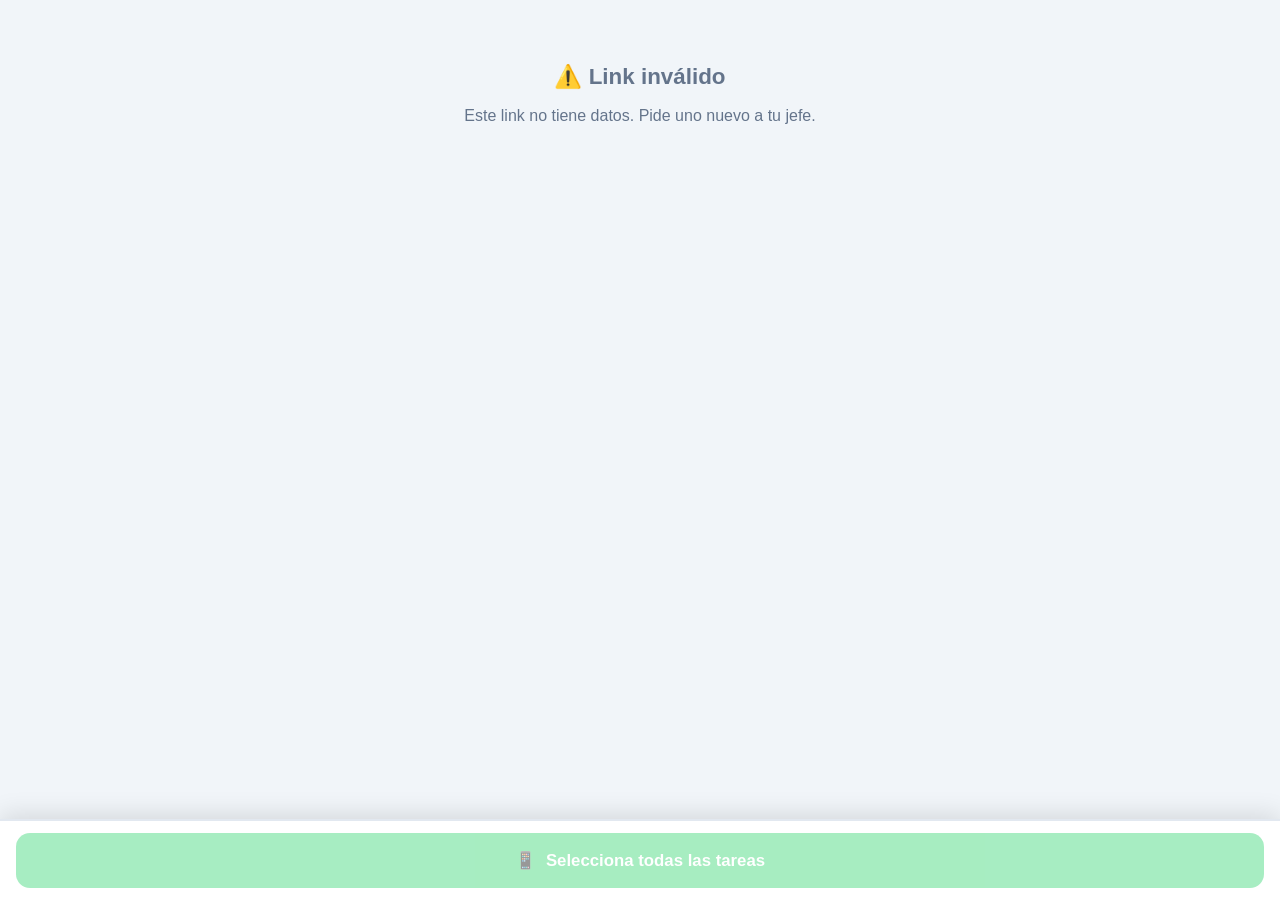
<file: form.html>
<!DOCTYPE html>
<html lang="es">
<head>
    <meta charset="UTF-8">
    <meta name="viewport" content="width=device-width, initial-scale=1, maximum-scale=1">
    <title>📋 QA Test — Reporte</title>
    <style>
        *, *::before, *::after { box-sizing: border-box; margin: 0; padding: 0; }

        :root {
            --green: #16a34a; --green-bg: #dcfce7; --green-border: #86efac;
            --yellow: #ca8a04; --yellow-bg: #fef9c3; --yellow-border: #fde047;
            --red: #dc2626; --red-bg: #fee2e2; --red-border: #fca5a5;
            --surface: #f1f5f9; --card: #ffffff; --border: #e2e8f0;
            --text: #0f172a; --muted: #64748b; --accent: #2563eb;
        }

        @media (prefers-color-scheme: dark) {
            :root {
                --surface: #0f172a; --card: #1e293b; --border: #334155;
                --text: #f1f5f9; --muted: #94a3b8;
                --green-bg: #14532d; --green-border: #166534;
                --yellow-bg: #422006; --yellow-border: #78350f;
                --red-bg: #7f1d1d; --red-border: #991b1b;
            }
        }

        body {
            font-family: -apple-system, BlinkMacSystemFont, 'Segoe UI', Roboto, sans-serif;
            background: var(--surface); color: var(--text);
            min-height: 100vh; padding-bottom: 90px;
            font-size: 16px; line-height: 1.5;
        }

        .header {
            background: var(--accent); color: #fff;
            padding: 20px 16px 16px; text-align: center;
            position: sticky; top: 0; z-index: 10;
        }
        .header h1 { font-size: 1.05rem; font-weight: 800; }
        .header p  { font-size: 0.9rem; margin-top: 3px; opacity: 0.9; }

        .progress-bar   { height: 5px; background: rgba(255,255,255,0.3); border-radius: 3px; margin-top: 10px; overflow: hidden; }
        .progress-fill  { height: 100%; background: #fff; border-radius: 3px; transition: width 0.4s ease; }

        .tasks { padding: 12px; display: flex; flex-direction: column; gap: 12px; }

        .task-card {
            background: var(--card); border-radius: 14px;
            border: 2px solid var(--border); padding: 16px;
            transition: border-color 0.2s, background 0.2s;
        }
        .task-card.done     { border-color: var(--green-border); background: var(--green-bg); }
        .task-card.progress { border-color: var(--yellow-border); background: var(--yellow-bg); }
        .task-card.blocked  { border-color: var(--red-border); background: var(--red-bg); }

        .task-num   { font-size: 0.7rem; font-weight: 700; color: var(--muted); text-transform: uppercase; letter-spacing: .06em; }
        .task-title { font-size: 1rem; font-weight: 700; margin: 5px 0 5px; }
        .task-due   { font-size: 0.78rem; color: var(--muted); margin-bottom: 14px; }

        .btn-row { display: flex; gap: 8px; }

        .status-btn {
            flex: 1; padding: 14px 4px; border: 2px solid var(--border);
            border-radius: 12px; background: var(--card); color: var(--text);
            font-size: 0.8rem; font-weight: 700; cursor: pointer;
            display: flex; flex-direction: column; align-items: center; gap: 5px;
            transition: all 0.15s; min-height: 68px;
            -webkit-tap-highlight-color: transparent;
        }
        .status-btn:active  { transform: scale(0.94); }
        .status-btn .emoji  { font-size: 1.5rem; line-height: 1; }

        .status-btn.sel-done     { background: var(--green);  border-color: var(--green);  color: #fff; }
        .status-btn.sel-progress { background: #ca8a04;        border-color: #ca8a04;        color: #fff; }
        .status-btn.sel-blocked  { background: var(--red);    border-color: var(--red);    color: #fff; }

        .extra {
            margin-top: 14px; animation: slideDown 0.18s ease;
        }
        @keyframes slideDown { from { opacity:0; transform:translateY(-5px); } to { opacity:1; transform:translateY(0); } }

        .slider-row { display: flex; align-items: center; gap: 10px; }
        .slider-row input[type=range] {
            flex: 1; height: 10px; cursor: pointer;
            accent-color: #ca8a04; border-radius: 5px;
        }
        .pct-badge {
            min-width: 48px; text-align: center;
            font-weight: 800; font-size: 1.15rem;
            font-family: monospace; color: #ca8a04;
        }
        .block-input {
            width: 100%; padding: 10px 12px;
            border-radius: 10px; border: 2px solid var(--red-border);
            background: var(--card); color: var(--text);
            font-size: 0.92rem; resize: none; font-family: inherit;
        }
        .block-input:focus { outline: none; border-color: var(--red); }

        .footer {
            position: fixed; bottom: 0; left: 0; right: 0;
            padding: 12px 16px; background: var(--card);
            border-top: 2px solid var(--border);
            box-shadow: 0 -4px 24px rgba(0,0,0,.12);
        }
        .send-btn {
            width: 100%; padding: 17px; border-radius: 14px;
            background: #25D366; border: none; color: #fff;
            font-size: 1.05rem; font-weight: 800; cursor: pointer;
            display: flex; align-items: center; justify-content: center; gap: 10px;
            transition: opacity 0.2s;
            -webkit-tap-highlight-color: transparent;
        }
        .send-btn:disabled             { opacity: 0.4; cursor: not-allowed; }
        .send-btn:not(:disabled):active { opacity: 0.8; }

        #errorMsg {
            text-align: center; padding: 60px 20px; color: var(--muted);
        }
        #errorMsg h2 { font-size: 1.4rem; margin-bottom: 10px; }
    </style>
</head>
<body>

<div id="app"></div>

<div class="footer">
    <button class="send-btn" id="sendBtn" disabled onclick="sendResponse()">
        <span>📱</span><span id="sendLabel">Selecciona todas las tareas</span>
    </button>
</div>

<script>
    'use strict';

    let data    = null;
    let answers = {}; // idx -> { status, pct, reason }

    // ---- Helpers ----

    function esc(s) {
        return s ? String(s)
            .replace(/&/g,'&amp;').replace(/</g,'&lt;')
            .replace(/>/g,'&gt;').replace(/"/g,'&quot;') : '';
    }

    function fS(d) {
        if (!d) return '';
        const dt = new Date(d + 'T00:00:00');
        return dt.toLocaleDateString('es-MX', { day: 'numeric', month: 'short' });
    }

    // ---- Init ----

    function init() {
        const hash = location.hash.slice(1);
        if (!hash) {
            document.getElementById('app').innerHTML =
                '<div id="errorMsg"><h2>⚠️ Link inválido</h2><p>Este link no tiene datos. Pide uno nuevo a tu jefe.</p></div>';
            return;
        }
        try {
            data = JSON.parse(decodeURIComponent(atob(hash)));
        } catch (e) {
            document.getElementById('app').innerHTML =
                '<div id="errorMsg"><h2>⚠️ Error al leer</h2><p>Link corrupto o expirado. Pide uno nuevo.</p></div>';
            return;
        }
        if (!data.t || !data.t.length) {
            document.getElementById('app').innerHTML =
                '<div id="errorMsg"><h2>✅ Sin pendientes</h2><p>No tienes tareas pendientes asignadas. ¡Buen trabajo!</p></div>';
            return;
        }
        render();
    }

    // ---- Render ----

    function render() {
        const firstName = data.n ? data.n.split(' ')[0] : '?';
        document.title = `📋 QA Test · ${firstName}`;

        const ansCount = Object.keys(answers).length;
        const total    = data.t.length;
        const pct      = total ? Math.round(ansCount / total * 100) : 0;

        let html = `
            <div class="header">
                <h1>📋 QA Test</h1>
                <p>Hola, <strong>${esc(firstName)}</strong>! Reporta tus pendientes:</p>
                <div class="progress-bar"><div class="progress-fill" style="width:${pct}%"></div></div>
            </div>
            <div class="tasks">`;

        data.t.forEach((task, idx) => {
            const ans      = answers[idx];
            const cardCls  = ans ? ans.status : '';
            html += `
            <div class="task-card ${cardCls}" id="card-${idx}">
                <div class="task-num">Tarea ${idx + 1} de ${total}</div>
                <div class="task-title">${esc(task.l)}</div>
                ${task.d ? `<div class="task-due">📅 ${fS(task.d)}</div>` : ''}
                <div class="btn-row">
                    <button class="status-btn ${ans && ans.status === 'done'     ? 'sel-done'     : ''}"
                            onclick="pick(${idx},'done')">
                        <span class="emoji">✅</span><span>Listo</span>
                    </button>
                    <button class="status-btn ${ans && ans.status === 'progress' ? 'sel-progress' : ''}"
                            onclick="pick(${idx},'progress')">
                        <span class="emoji">🔄</span><span>Progreso</span>
                    </button>
                    <button class="status-btn ${ans && ans.status === 'blocked'  ? 'sel-blocked'  : ''}"
                            onclick="pick(${idx},'blocked')">
                        <span class="emoji">🚫</span><span>Bloqueado</span>
                    </button>
                </div>
                ${renderExtra(idx, ans)}
            </div>`;
        });

        html += '</div>';
        document.getElementById('app').innerHTML = html;

        // Restore textarea values (can't set via innerHTML safely)
        Object.keys(answers).forEach(idx => {
            const ans = answers[idx];
            if (ans && ans.status === 'blocked') {
                const ta = document.getElementById('reason-' + idx);
                if (ta) ta.value = ans.reason || '';
            }
        });

        updateSendBtn();
    }

    function renderExtra(idx, ans) {
        if (!ans) return '';
        if (ans.status === 'progress') {
            const pct = ans.pct !== undefined ? ans.pct : 50;
            return `<div class="extra">
                <div class="slider-row">
                    <span style="font-size:0.8rem;font-weight:700;color:var(--muted);">%</span>
                    <input type="range" min="1" max="99" value="${pct}"
                           oninput="setPct(${idx},this.value)">
                    <div class="pct-badge" id="pct-${idx}">${pct}%</div>
                </div>
            </div>`;
        }
        if (ans.status === 'blocked') {
            return `<div class="extra">
                <textarea class="block-input" id="reason-${idx}" rows="2"
                          placeholder="¿Qué pasó? (opcional)"
                          oninput="setReason(${idx},this.value)"></textarea>
            </div>`;
        }
        return '';
    }

    // ---- Interaction ----

    function pick(idx, status) {
        if (answers[idx] && answers[idx].status === status) {
            delete answers[idx]; // deselect
        } else {
            answers[idx] = { status, pct: 50, reason: '' };
        }
        render();
        // Scroll the card into view smoothly
        requestAnimationFrame(() => {
            const card = document.getElementById('card-' + idx);
            if (card) card.scrollIntoView({ behavior: 'smooth', block: 'nearest' });
        });
    }

    function setPct(idx, val) {
        if (answers[idx]) {
            answers[idx].pct = parseInt(val);
            const badge = document.getElementById('pct-' + idx);
            if (badge) badge.textContent = val + '%';
        }
    }

    function setReason(idx, val) {
        if (answers[idx]) answers[idx].reason = val;
    }

    function updateSendBtn() {
        const total = data ? data.t.length : 0;
        const done  = Object.keys(answers).length;
        const btn   = document.getElementById('sendBtn');
        const lbl   = document.getElementById('sendLabel');
        if (done < total) {
            btn.disabled     = true;
            const rem        = total - done;
            lbl.textContent  = `Faltan ${rem} tarea${rem > 1 ? 's' : ''}`;
        } else {
            btn.disabled    = false;
            lbl.textContent = '📱 Enviar respuesta';
        }
    }

    // ---- Build & Send ----

    function buildMessage() {
        const lines = [`*${data.n}*`];
        data.t.forEach((task, idx) => {
            const ans = answers[idx];
            if (!ans) return;
            if (ans.status === 'done') {
                lines.push(`${idx + 1}A`);
            } else if (ans.status === 'progress') {
                lines.push(`${idx + 1}B ${ans.pct || 50}`);
            } else if (ans.status === 'blocked') {
                lines.push(`${idx + 1}C${ans.reason ? ' ' + ans.reason : ''}`);
            }
        });
        return lines.join('\n');
    }

    function sendResponse() {
        const msg   = buildMessage();
        const phone = data.j;
        if (!phone) {
            // No phone configured — show message so tech can copy & send manually
            if (navigator.clipboard) {
                navigator.clipboard.writeText(msg).then(() => {
                    alert('Mensaje copiado al portapapeles. Pégalo en WhatsApp a tu jefe.');
                });
            } else {
                prompt('Copia este mensaje y envíalo por WhatsApp:', msg);
            }
            return;
        }
        const url = `https://wa.me/${phone}?text=${encodeURIComponent(msg)}`;
        window.open(url, '_blank') || (window.location.href = url);
    }

    init();
</script>
</body>
</html>
</file>
